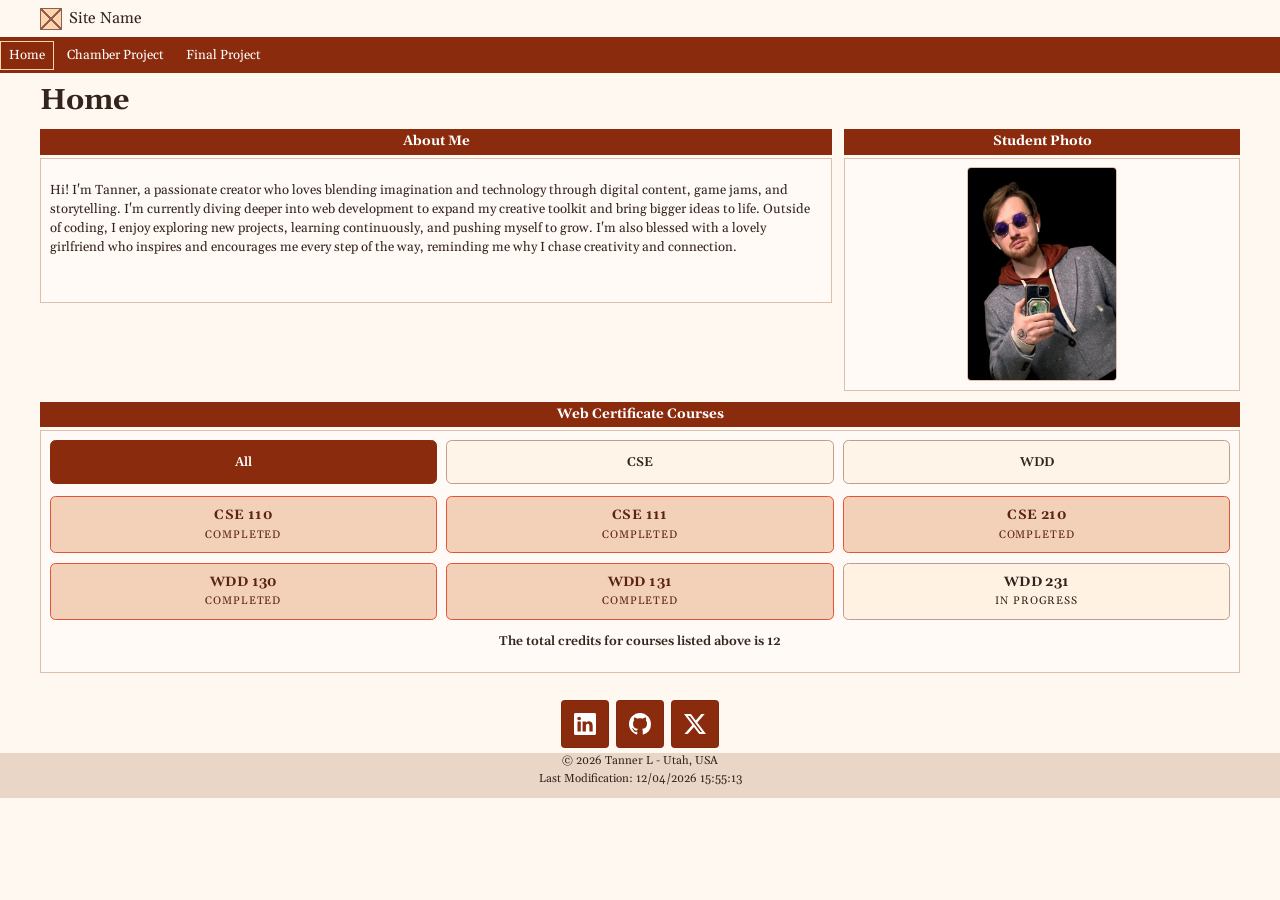
<file: index.html>
<!doctype html>
<html lang="en">
<head>
	<meta charset="utf-8">
	<meta name="viewport" content="width=device-width, initial-scale=1">
	<title>WDD 231 | Tanner L Home Page</title>
	<meta name="description" content="Tanner L WDD 231 course home page featuring student information, course work, project links, and certificate courses.">
	<meta name="author" content="Tanner L">
	<meta property="og:title" content="WDD 231 | Tanner L Home Page">
	<meta property="og:description" content="Tanner L WDD 231 course home page featuring student information, course work, project links, and certificate courses.">
	<meta property="og:image" content="https://jinzurei.github.io/wdd231/images/tanner.webp">
	<meta property="og:url" content="https://jinzurei.github.io/wdd231/index.html">
	<meta property="og:type" content="website">
	<link rel="preconnect" href="https://fonts.googleapis.com">
	<link rel="preconnect" href="https://fonts.gstatic.com" crossorigin>
	<link href="https://fonts.googleapis.com/css2?family=Gelasio:wght@400;500;600;700&display=swap" rel="stylesheet">
	<link rel="icon" href="images/favicon.svg" type="image/svg+xml">
	<link rel="stylesheet" href="styles/small.css">
	<link rel="stylesheet" href="styles/larger.css">
	<script src="scripts/navigation.js" defer></script>
	<script src="scripts/date.js" defer></script>
	<script src="scripts/course.js" defer></script>
</head>
<body>
	<header class="site-header">
		<div class="container site-brand">
			<div class="logo-mark" aria-hidden="true"></div>
			<p>Site Name</p>
			<button id="menuButton" class="menu-button" type="button" aria-controls="primaryNav" aria-expanded="false" aria-label="Open navigation menu">☰</button>
		</div>
	</header>

	<nav class="site-nav" aria-label="Primary navigation">
		<ul id="primaryNav" class="container nav-list">
			<li><a class="is-active" href="https://jinzurei.github.io/wdd231/" aria-current="page">Home</a></li>
			<li><a href="chamber/index.html">Chamber Project</a></li>
			<li><a href="https://jinzurei.github.io/wdd231/project/index.html">Final Project</a></li>
		</ul>
	</nav>

	<main class="container main-content">
		<h1>Home</h1>

		<div class="intro-grid">
			<section class="panel">
				<h2>About Me</h2>
				<div class="panel-body">
					<p>
						Hi! I'm Tanner, a passionate creator who loves blending imagination and technology through digital content, game jams, and storytelling. I'm currently diving deeper into web development to expand my creative toolkit and bring bigger ideas to life. Outside of coding, I enjoy exploring new projects, learning continuously, and pushing myself to grow. I'm also blessed with a lovely girlfriend who inspires and encourages me every step of the way, reminding me why I chase creativity and connection.
					</p>
				</div>
			</section>

			<section class="panel">
				<h2>Student Photo</h2>
				<div class="panel-body">
					<img class="student-photo" src="images/tanner.webp" alt="Tanner L, WDD 231 student">
				</div>
			</section>
		</div>

		<section class="panel">
			<h2>Web Certificate Courses</h2>
			<div class="panel-body">
				<div class="filter-row" role="group" aria-label="Course filters">
					<button class="filter-button is-active" data-filter="all" type="button" aria-pressed="true">All</button>
					<button class="filter-button" data-filter="cse" type="button" aria-pressed="false">CSE</button>
					<button class="filter-button" data-filter="wdd" type="button" aria-pressed="false">WDD</button>
				</div>
				<div id="courseRow" class="course-row"></div>
				<p id="creditLine" class="credit-line"></p>
			</div>
		</section>
	</main>

	<section class="social-band" aria-label="Social media links">
		<div class="container social-links">
			<a href="#" aria-label="LinkedIn">
				<svg xmlns="http://www.w3.org/2000/svg" viewBox="0 0 16 16" aria-hidden="true" focusable="false">
					<path d="M0 1.146C0 .513.526 0 1.175 0h13.65C15.474 0 16 .513 16 1.146v13.708c0 .633-.526 1.146-1.175 1.146H1.175C.526 16 0 15.487 0 14.854zm4.943 12.248V6.169H2.542v7.225zm-1.2-8.212c.837 0 1.358-.554 1.358-1.248-.015-.709-.52-1.248-1.342-1.248S2.4 3.226 2.4 3.934c0 .694.521 1.248 1.327 1.248zm4.908 8.212V9.359c0-.216.016-.432.08-.586.173-.431.568-.878 1.232-.878.869 0 1.216.662 1.216 1.634v3.865h2.401V9.25c0-2.22-1.184-3.252-2.764-3.252-1.274 0-1.845.7-2.165 1.193v.025h-.016l.016-.025V6.169h-2.4c.03.678 0 7.225 0 7.225z"/>
				</svg>
			</a>
			<a href="#" aria-label="GitHub">
				<svg xmlns="http://www.w3.org/2000/svg" viewBox="0 0 16 16" aria-hidden="true" focusable="false">
					<path d="M8 0C3.58 0 0 3.58 0 8c0 3.54 2.29 6.53 5.47 7.59.4.07.55-.17.55-.38 0-.19-.01-.82-.01-1.49-2.01.37-2.53-.49-2.69-.94-.09-.23-.48-.94-.82-1.13-.28-.15-.68-.52-.01-.53.63-.01 1.08.58 1.23.82.72 1.21 1.87.87 2.33.66.07-.52.28-.87.51-1.07-1.78-.2-3.64-.89-3.64-3.95 0-.87.31-1.59.82-2.15-.08-.2-.36-1.02.08-2.12 0 0 .67-.21 2.2.82.64-.18 1.32-.27 2-.27s1.36.09 2 .27c1.53-1.04 2.2-.82 2.2-.82.44 1.1.16 1.92.08 2.12.51.56.82 1.27.82 2.15 0 3.07-1.87 3.75-3.65 3.95.29.25.54.73.54 1.48 0 1.07-.01 1.93-.01 2.2 0 .21.15.46.55.38A8.01 8.01 0 0 0 16 8c0-4.42-3.58-8-8-8"/>
				</svg>
			</a>
			<a href="#" aria-label="X">
				<svg xmlns="http://www.w3.org/2000/svg" viewBox="0 0 16 16" aria-hidden="true" focusable="false">
					<path d="M12.6.75h2.454l-5.36 6.142L16 15.25h-4.937l-3.867-5.07-4.425 5.07H.316l5.733-6.57L0 .75h5.063l3.495 4.633L12.601.75Zm-.86 13.028h1.36L4.323 2.145H2.865z"/>
				</svg>
			</a>
		</div>
	</section>

	<footer class="site-footer">
		<div class="container footer-content">
			<p>&copy; <span id="currentYear"></span> Tanner L - Utah, USA</p>
			<p id="lastModified"></p>
		</div>
	</footer>
</body>
</html>
</file>
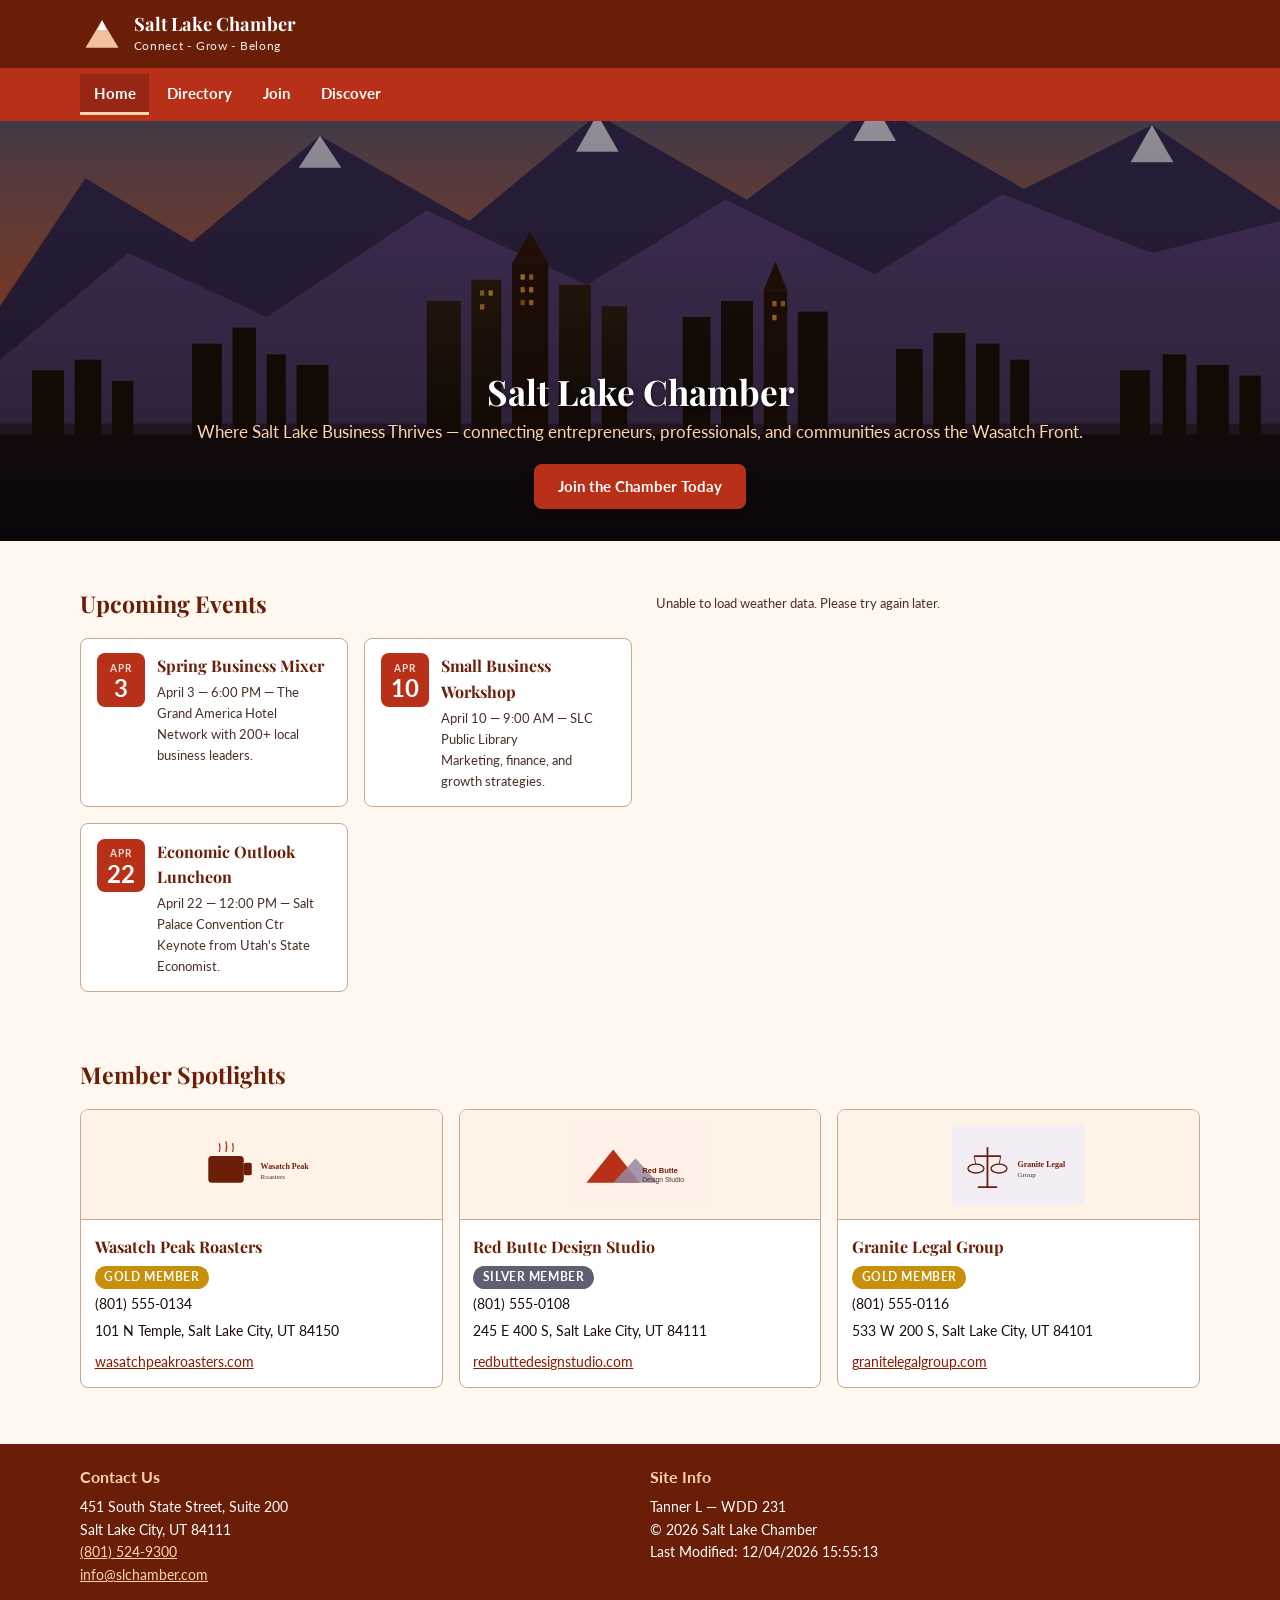
<file: chamber/index.html>
<!doctype html>
<html lang="en-US">
<head>
  <meta charset="utf-8">
  <meta name="viewport" content="width=device-width, initial-scale=1">
  <title>Salt Lake Chamber | Home</title>
  <meta name="description" content="The Salt Lake Chamber connects local businesses, fosters growth, and strengthens the Salt Lake City community.">
  <meta name="author" content="Tanner L">

  <meta property="og:title" content="Salt Lake Chamber | Home">
  <meta property="og:description" content="The Salt Lake Chamber connects local businesses, fosters growth, and strengthens the Salt Lake City community.">
  <meta property="og:image" content="https://jinzurei.github.io/wdd231/chamber/images/chamber-og.svg">
  <meta property="og:url" content="https://jinzurei.github.io/wdd231/chamber/index.html">
  <meta property="og:type" content="website">

  <link rel="preconnect" href="https://fonts.googleapis.com">
  <link rel="preconnect" href="https://fonts.gstatic.com" crossorigin>
  <link href="https://fonts.googleapis.com/css2?family=Lato:wght@400;700&family=Playfair+Display:wght@700&display=swap" rel="stylesheet">

  <link rel="icon" href="images/favicon.svg" type="image/svg+xml">

  <link rel="stylesheet" href="styles/normalize.css">
  <link rel="stylesheet" href="styles/small.css">
  <link rel="stylesheet" href="styles/larger.css">

  <script src="scripts/navigation.js" defer></script>
  <script src="scripts/date.js" defer></script>
  <script src="scripts/home.js" defer></script>
</head>
<body>

  <header class="site-header">
    <div class="container header-inner">
      <a class="brand" href="index.html" aria-label="Salt Lake Chamber home">
        <img src="images/favicon.svg" alt="" width="44" height="44" aria-hidden="true">
        <div class="brand-text">
          <span class="brand-name">Salt Lake Chamber</span>
          <span class="brand-tagline">Connect - Grow - Belong</span>
        </div>
      </a>
      <button
        id="menuButton"
        class="menu-btn"
        type="button"
        aria-controls="primaryNav"
        aria-expanded="false"
        aria-label="Toggle navigation menu"
      >&#9776;</button>
    </div>
  </header>

  <nav class="site-nav" aria-label="Primary navigation">
    <ul id="primaryNav" class="container nav-list">
      <li><a href="index.html" class="active" aria-current="page">Home</a></li>
      <li><a href="directory.html">Directory</a></li>
      <li><a href="join.html">Join</a></li>
      <li><a href="discover.html">Discover</a></li>
    </ul>
  </nav>

  <!-- ── Hero ────────────────────────────────────────────── -->
  <section class="hero" aria-label="Welcome banner">
    <img
      class="hero-img"
      src="images/hero.svg"
      alt="Salt Lake City skyline at sunset with the Wasatch Mountains"
      width="1200"
      height="420"
    >
    <div class="hero-overlay">
      <h1 class="hero-title">Salt Lake Chamber</h1>
      <p class="hero-sub">Where Salt Lake Business Thrives &mdash; connecting entrepreneurs, professionals, and communities across the Wasatch Front.</p>
      <a class="cta-btn" href="join.html">Join the Chamber Today</a>
    </div>
  </section>

  <!-- ── Main content ────────────────────────────────────── -->
  <main class="container main-content">

    <div class="home-main-grid">

      <!-- Events -->
      <section class="home-section home-section-events" aria-labelledby="eventsHeading">
        <h2 class="section-heading" id="eventsHeading">Upcoming Events</h2>

        <div class="events-grid">

          <article class="event-card">
            <div class="event-date-box" aria-hidden="true">
              <p class="event-month">Apr</p>
              <p class="event-day">3</p>
            </div>
            <div class="event-info">
              <h3 class="event-title">Spring Business Mixer</h3>
              <p class="event-meta"><time datetime="2026-04-03">April 3</time> &mdash; 6:00 PM &mdash; The Grand America Hotel<br>Network with 200+ local business leaders.</p>
            </div>
          </article>

          <article class="event-card">
            <div class="event-date-box" aria-hidden="true">
              <p class="event-month">Apr</p>
              <p class="event-day">10</p>
            </div>
            <div class="event-info">
              <h3 class="event-title">Small Business Workshop</h3>
              <p class="event-meta"><time datetime="2026-04-10">April 10</time> &mdash; 9:00 AM &mdash; SLC Public Library<br>Marketing, finance, and growth strategies.</p>
            </div>
          </article>

          <article class="event-card">
            <div class="event-date-box" aria-hidden="true">
              <p class="event-month">Apr</p>
              <p class="event-day">22</p>
            </div>
            <div class="event-info">
              <h3 class="event-title">Economic Outlook Luncheon</h3>
              <p class="event-meta"><time datetime="2026-04-22">April 22</time> &mdash; 12:00 PM &mdash; Salt Palace Convention Ctr<br>Keynote from Utah's State Economist.</p>
            </div>
          </article>

        </div>
      </section>

      <!-- Weather -->
      <section class="home-section home-section-weather" aria-labelledby="weatherHeading" id="weatherSection">
        <h2 class="section-heading" id="weatherHeading">Salt Lake City Weather</h2>

        <div class="weather-widget">
          <p class="weather-location">Salt Lake City, Utah</p>

          <div class="weather-current-wrap" id="weatherCurrent">
            <p class="weather-meta">Loading current conditions&hellip;</p>
          </div>

          <div class="weather-forecast-wrap">
            <p class="forecast-title">3-Day Forecast</p>
            <div class="forecast-grid" id="weatherForecast">
              <!-- Populated by home.js -->
            </div>
          </div>
        </div>
      </section>

      <!-- Spotlights -->
      <section class="home-section home-section-spotlights" aria-labelledby="spotlightsHeading">
        <h2 class="section-heading" id="spotlightsHeading">Member Spotlights</h2>

        <div class="spotlights-grid" id="spotlightsContainer">
          <!-- Populated by home.js -->
        </div>
      </section>

    </div>
  </main>

  <footer class="site-footer">
    <div class="container footer-inner">
      <section class="footer-contact">
        <h2>Contact Us</h2>
        <address>
          451 South State Street, Suite 200<br>
          Salt Lake City, UT 84111<br>
          <a href="tel:+18015249300">(801) 524-9300</a><br>
          <a href="mailto:info@slchamber.com">info@slchamber.com</a>
        </address>
      </section>

      <section class="footer-dev">
        <h2>Site Info</h2>
        <p>Tanner L &mdash; WDD 231</p>
        <p>&copy; <span id="currentYear"></span> Salt Lake Chamber</p>
        <p id="lastModified"></p>
      </section>
    </div>
  </footer>

</body>
</html>
</file>
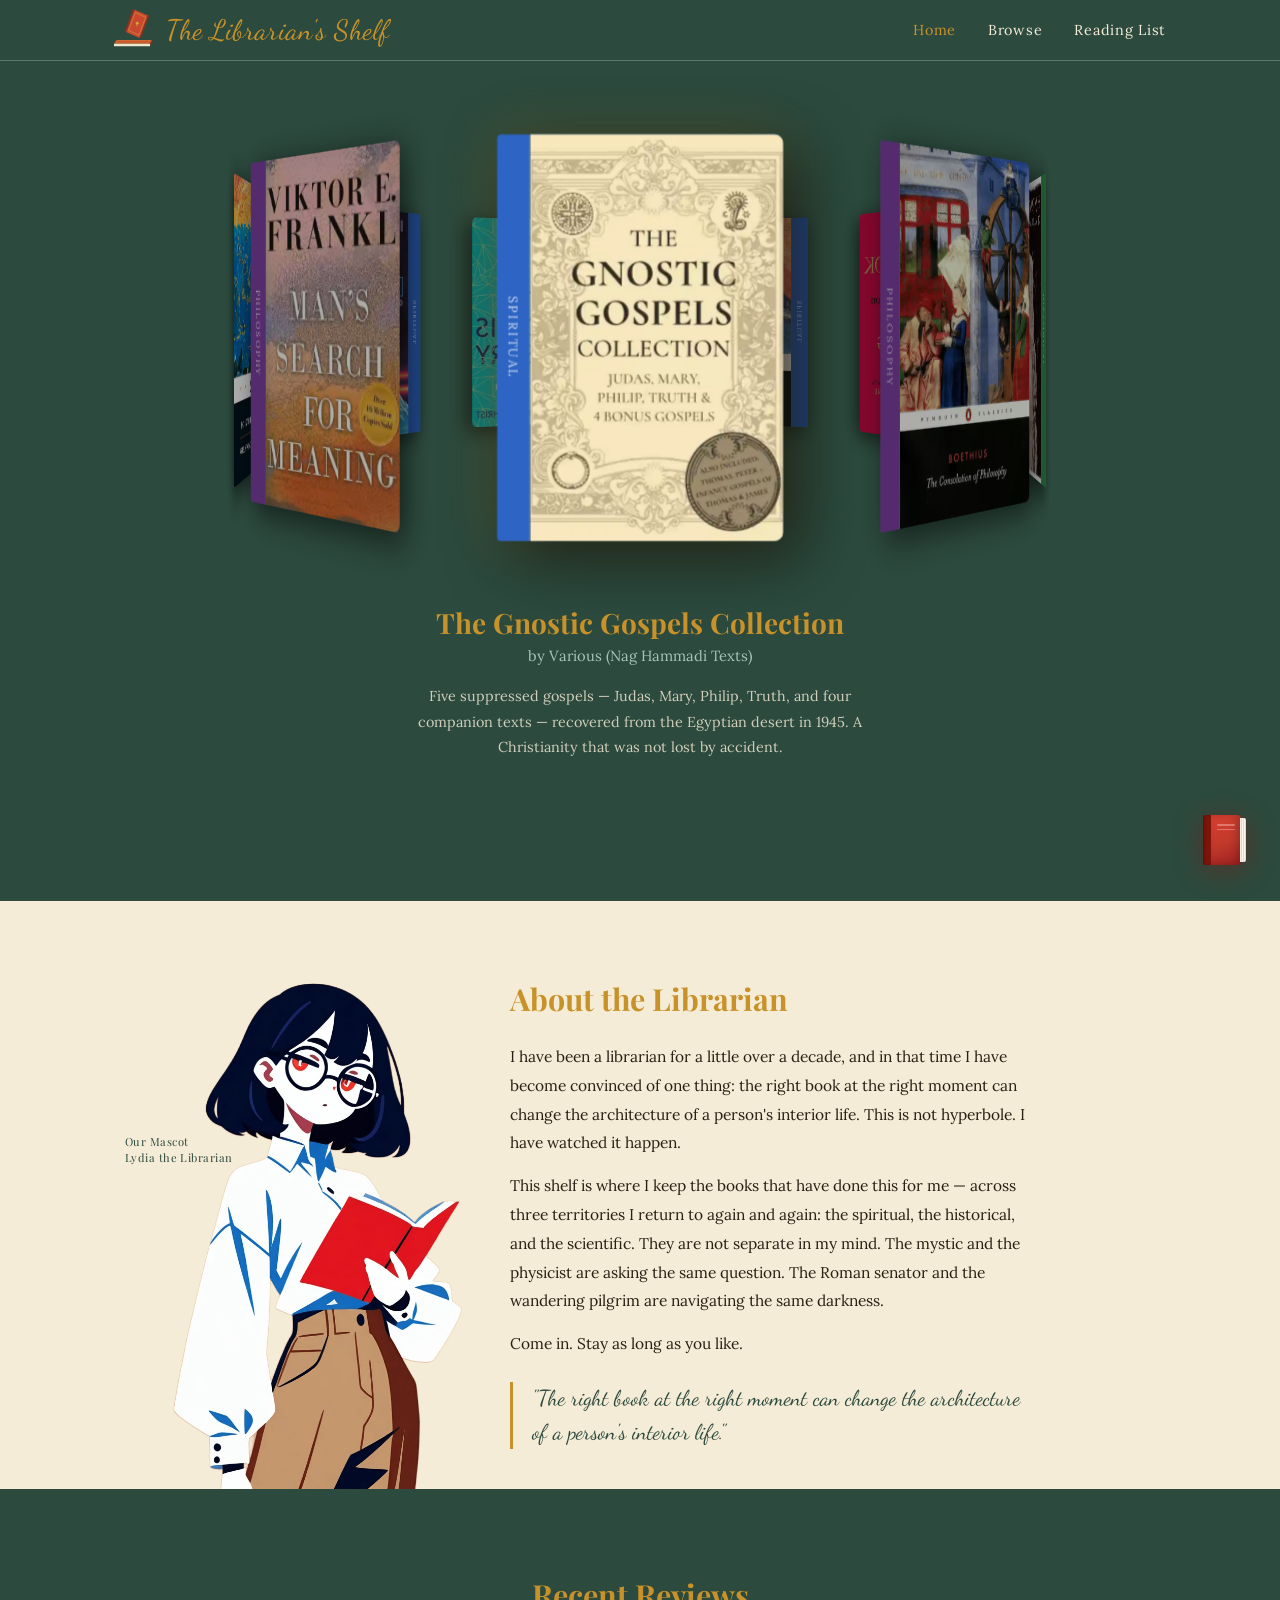
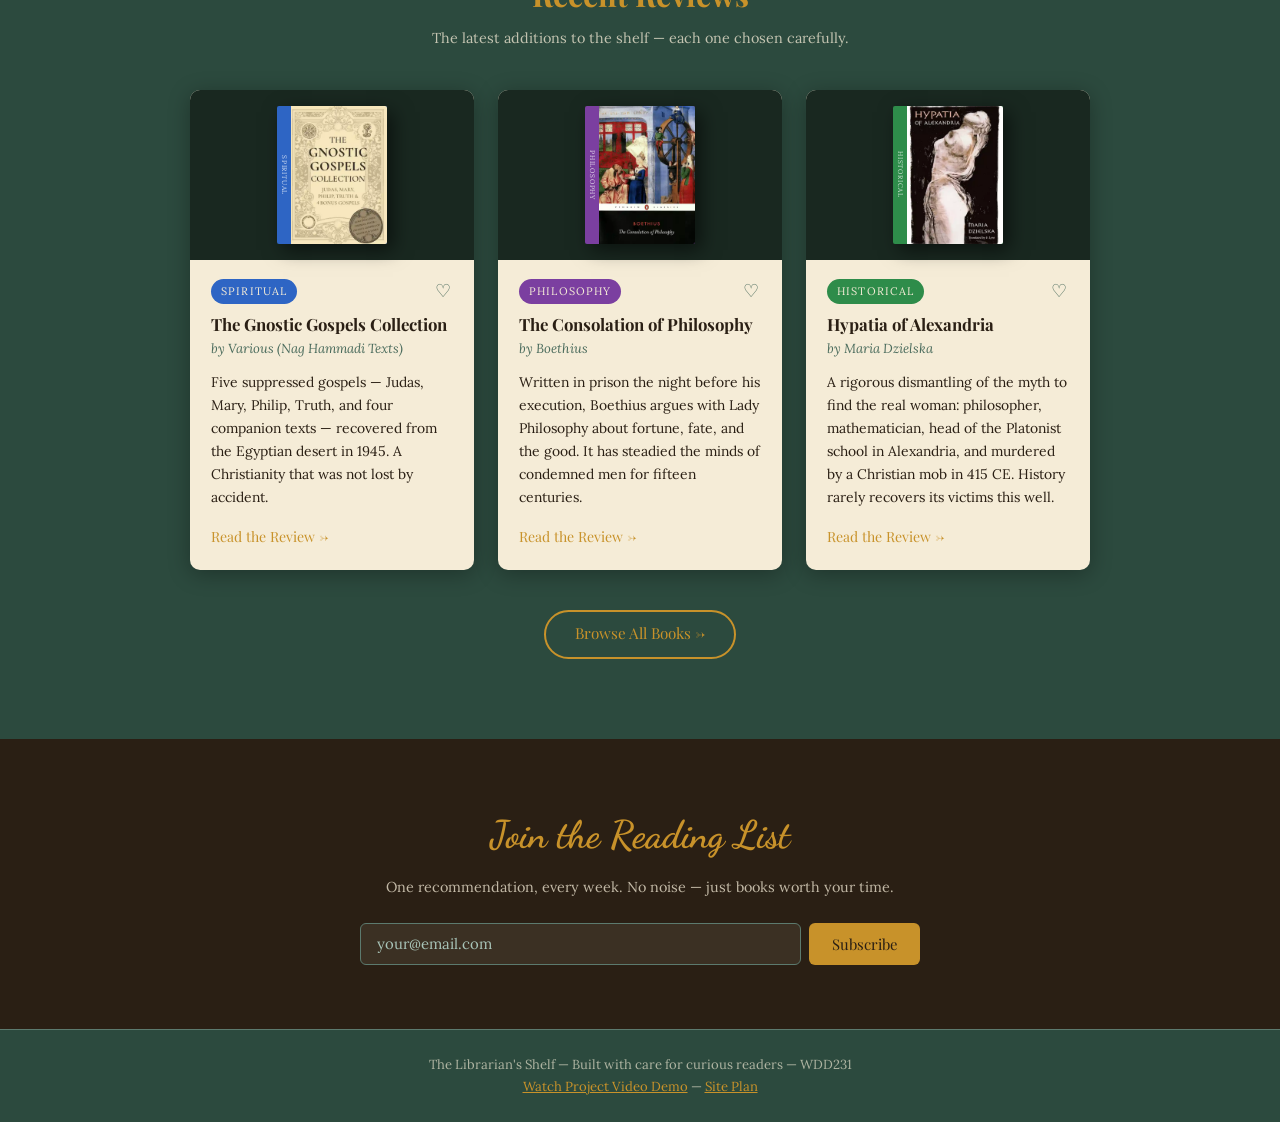
<file: project/index.html>
<!DOCTYPE html>
<html lang="en">
<head>
  <meta charset="UTF-8">
  <meta name="viewport" content="width=device-width, initial-scale=1.0">
  <title>The Librarian's Shelf</title>
  <meta name="description" content="A personal book recommendation blog spanning spiritual wisdom, historical non-fiction, and science — curated by a librarian.">
  <meta name="author" content="Tanner L">
  <meta name="theme-color" content="#1b3a2d">
  <meta property="og:site_name" content="The Librarian's Shelf">
  <meta property="og:title" content="The Librarian's Shelf">
  <meta property="og:description" content="A personal book recommendation blog spanning spiritual wisdom, historical non-fiction, and science — curated by a librarian.">
  <meta property="og:image" content="https://jinzurei.github.io/wdd231/project/images/covers/librarianimage02.webp">
  <meta property="og:url" content="https://jinzurei.github.io/wdd231/project/index.html">
  <meta property="og:type" content="website">
  <meta name="twitter:card" content="summary_large_image">
  <meta name="twitter:title" content="The Librarian's Shelf">
  <meta name="twitter:description" content="A personal book recommendation blog spanning spiritual wisdom, historical non-fiction, and science — curated by a librarian.">
  <meta name="twitter:image" content="https://jinzurei.github.io/wdd231/project/images/covers/librarianimage02.webp">
  <link rel="icon" href="images/logo.svg" type="image/svg+xml">
  <link rel="preconnect" href="https://fonts.googleapis.com">
  <link rel="preconnect" href="https://fonts.gstatic.com" crossorigin>
  <link href="https://fonts.googleapis.com/css2?family=Dancing+Script:wght@600;700&family=Playfair+Display:ital,wght@0,400;0,700;1,400&family=Lora:ital,wght@0,400;0,500;1,400&display=swap" rel="stylesheet">
  <link rel="stylesheet" href="styles/base.css">
  <link rel="stylesheet" href="styles/home.css">
  <script type="module" src="scripts/carousel.js"></script>
  <script defer src="scripts/book-widget.js"></script>
</head>
<body>

  <!-- ── NAV ──────────────────────────────────────────────── -->
  <header class="site-header">
    <nav class="nav">
      <a href="index.html" class="nav-brand">
        <img src="images/logo.svg" class="nav-logo-img" alt="The Librarian's Shelf logo" width="44" height="44">
        The Librarian's Shelf
      </a>

      <button class="nav-toggle" id="navToggle"
              aria-label="Toggle navigation" aria-expanded="false">
        <span></span><span></span><span></span>
      </button>

      <ul class="nav-links" id="navLinks">
        <li><a href="index.html" class="active">Home</a></li>
        <li><a href="browse.html">Browse</a></li>
        <li><a href="reading-list.html">Reading List</a></li>
      </ul>
    </nav>
  </header>

  <main>

    <!-- ── HERO: 3D Book Carousel ────────────────────────── -->
    <section class="hero" aria-labelledby="hero-heading">
      <h1 id="hero-heading" class="sr-only">The Librarian's Shelf</h1>

      <div class="carousel-wrapper">
        <button class="carousel-btn" id="prevBtn" aria-label="Previous book">&#x2039;</button>

        <div class="carousel-scene">
          <div class="carousel-ring" id="carouselRing"
               role="region" aria-label="Rotating featured books"></div>
        </div>

        <button class="carousel-btn" id="nextBtn" aria-label="Next book">&#x203A;</button>
      </div>

<div class="carousel-info" id="carouselInfo" aria-live="polite"></div>

    </section>

    <!-- ── ABOUT ─────────────────────────────────────────── -->
    <section class="about" aria-labelledby="about-heading">
      <div class="about-inner">

        <div class="about-portrait">
          <p class="portrait-name">Our Mascot<br>Lydia the Librarian</p>
          <img class="portrait-img" src="images/covers/librarianimage02.webp" alt="Artistic portrait of The Librarian" loading="lazy">
        </div>

        <div class="about-text">
          <h2 id="about-heading">About the Librarian</h2>
          <p>
            I have been a librarian for a little over a decade, and in that time I have become
            convinced of one thing: the right book at the right moment can change the
            architecture of a person's interior life. This is not hyperbole. I have
            watched it happen.
          </p>
          <p>
            This shelf is where I keep the books that have done this for me — across
            three territories I return to again and again: the spiritual, the historical,
            and the scientific. They are not separate in my mind. The mystic and the
            physicist are asking the same question. The Roman senator and the wandering
            pilgrim are navigating the same darkness.
          </p>
          <p>Come in. Stay as long as you like.</p>
          <blockquote>
            "The right book at the right moment can change the architecture of
            a person's interior life."
          </blockquote>
        </div>

      </div>
    </section>

    <!-- ── RECENT REVIEWS ────────────────────────────────── -->
    <section class="recent-reviews" aria-labelledby="reviews-heading">

      <div class="reviews-header">
        <h2 id="reviews-heading">Recent Reviews</h2>
        <p>The latest additions to the shelf — each one chosen carefully.</p>
      </div>

      <div class="reviews-grid" id="reviewsGrid"></div>

      <div class="browse-center">
        <a href="browse.html" class="btn-browse">Browse All Books &#x2192;</a>
      </div>

    </section>

    <!-- ── NEWSLETTER ─────────────────────────────────────── -->
    <section class="newsletter" aria-labelledby="newsletter-heading">
      <div class="newsletter-inner">
        <h2 id="newsletter-heading">Join the Reading List</h2>
        <p>One recommendation, every week. No noise &mdash; just books worth your time.</p>
        <form class="newsletter-form" novalidate>
          <label for="email-input" class="sr-only">Email address</label>
          <input type="email" id="email-input"
                 placeholder="your@email.com"
                 required autocomplete="email">
          <button type="submit">Subscribe</button>
        </form>
      </div>
    </section>

  </main>

  <!-- ── FOOTER ─────────────────────────────────────────── -->
  <footer class="site-footer">
    <p>The Librarian's Shelf &mdash; Built with care for curious readers &mdash; WDD231</p>
    <p><a href="https://drive.google.com/file/d/1-vcFCSPWxxQDvTGVUtKUWM4RSNQQwb3Y/view?usp=sharing">Watch Project Video Demo</a> &mdash; <a href="siteplan.html">Site Plan</a></p>
  </footer>


</body>
</html>
</file>
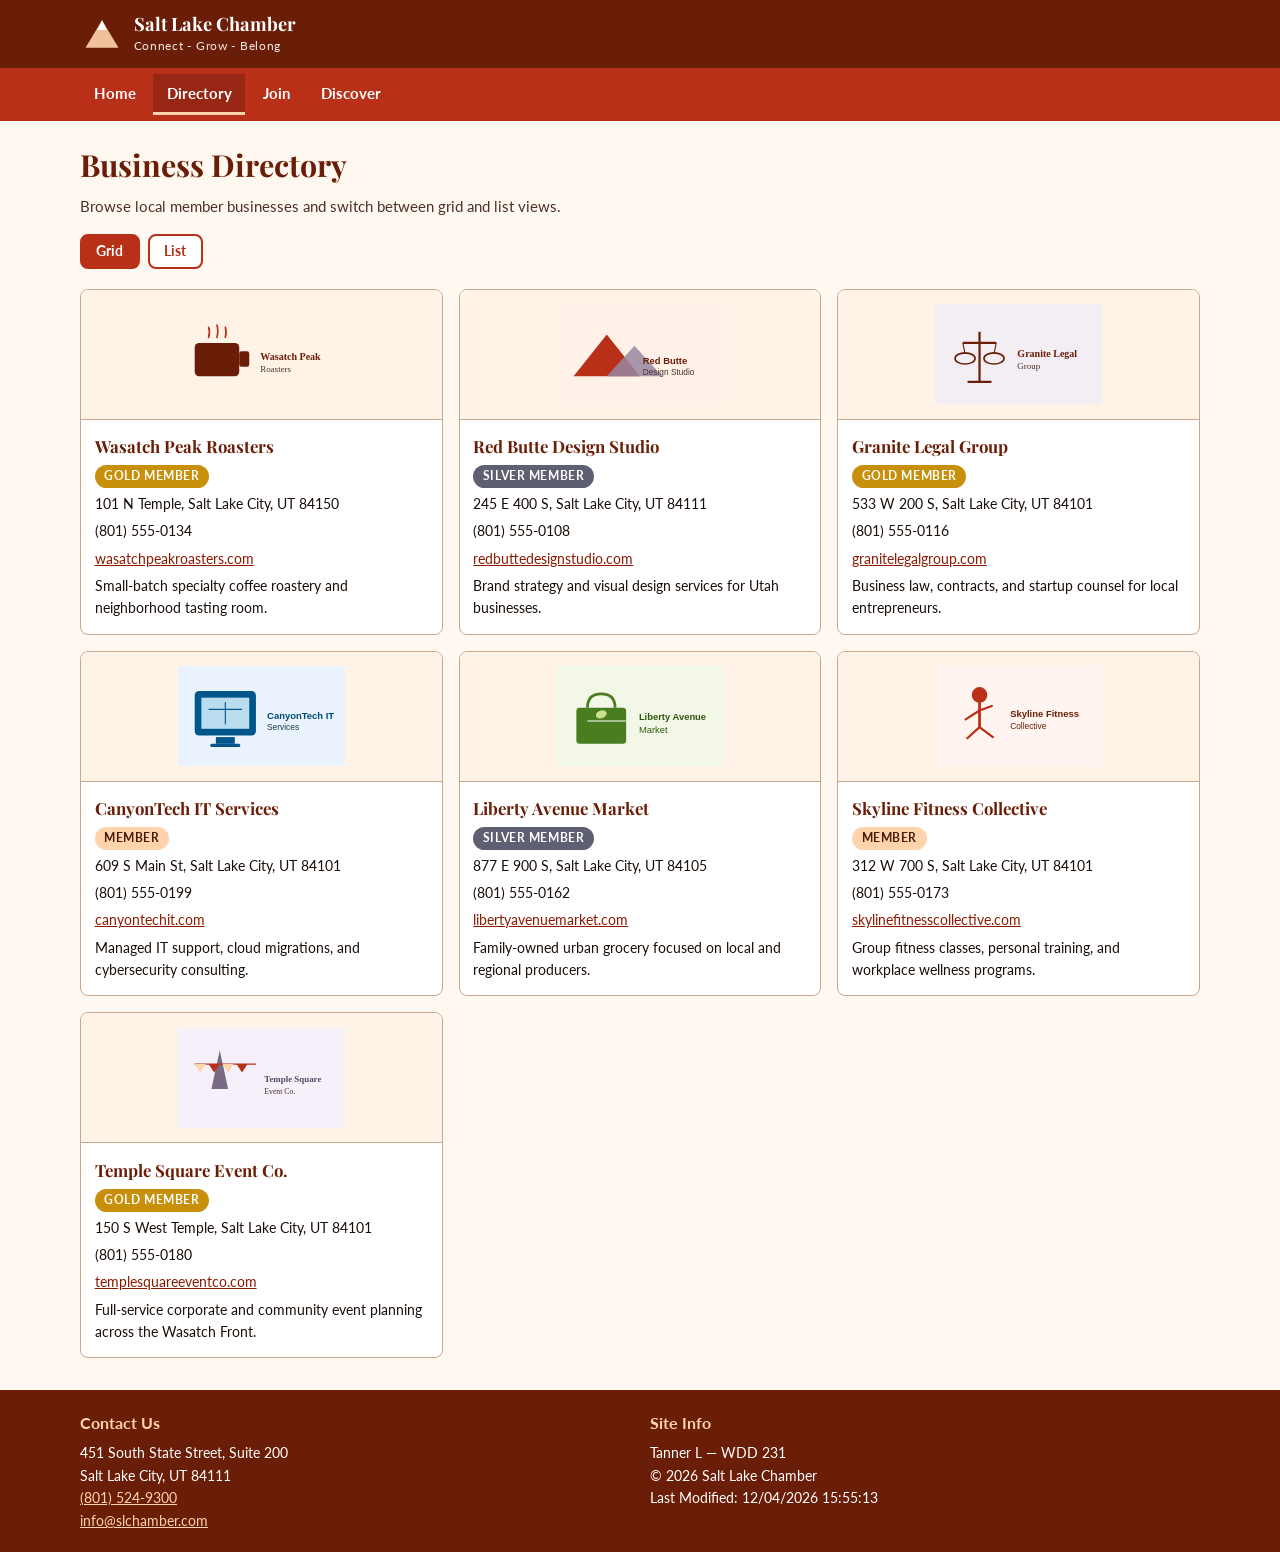
<file: chamber/directory.html>
<!doctype html>
<html lang="en-US">
<head>
  <meta charset="utf-8">
  <meta name="viewport" content="width=device-width, initial-scale=1">
  <title>Salt Lake Chamber | Business Directory</title>
  <meta name="description" content="Browse Salt Lake Chamber member businesses. Find contact details, websites, and membership levels for local SLC companies.">
  <meta name="author" content="Tanner L">

  <meta property="og:title" content="Salt Lake Chamber | Business Directory">
  <meta property="og:description" content="Browse Salt Lake Chamber member businesses. Find contact details, websites, and membership levels for local SLC companies.">
  <meta property="og:image" content="https://jinzurei.github.io/wdd231/chamber/images/chamber-og.svg">
  <meta property="og:url" content="https://jinzurei.github.io/wdd231/chamber/directory.html">
  <meta property="og:type" content="website">

  <link rel="preconnect" href="https://fonts.googleapis.com">
  <link rel="preconnect" href="https://fonts.gstatic.com" crossorigin>
  <link href="https://fonts.googleapis.com/css2?family=Lato:wght@400;700&family=Playfair+Display:wght@700&display=swap" rel="stylesheet">

  <link rel="icon" href="images/favicon.svg" type="image/svg+xml">

  <link rel="stylesheet" href="styles/normalize.css">
  <link rel="stylesheet" href="styles/small.css">
  <link rel="stylesheet" href="styles/larger.css">

  <script src="scripts/navigation.js" defer></script>
  <script src="scripts/date.js" defer></script>
  <script src="scripts/directory.js" defer></script>
</head>
<body>
  <header class="site-header">
    <div class="container header-inner">
      <a class="brand" href="index.html" aria-label="Salt Lake Chamber home">
        <img src="images/favicon.svg" alt="" width="44" height="44" aria-hidden="true">
        <div class="brand-text">
          <span class="brand-name">Salt Lake Chamber</span>
          <span class="brand-tagline">Connect - Grow - Belong</span>
        </div>
      </a>
      <button
        id="menuButton"
        class="menu-btn"
        type="button"
        aria-controls="primaryNav"
        aria-expanded="false"
        aria-label="Toggle navigation menu"
      >&#9776;</button>
    </div>
  </header>

  <nav class="site-nav" aria-label="Primary navigation">
    <ul id="primaryNav" class="container nav-list">
      <li><a href="index.html">Home</a></li>
      <li><a href="directory.html" class="active" aria-current="page">Directory</a></li>
      <li><a href="join.html">Join</a></li>
      <li><a href="discover.html">Discover</a></li>
    </ul>
  </nav>

  <main class="container main-content">
    <h1>Business Directory</h1>
    <p class="intro">Browse local member businesses and switch between grid and list views.</p>

    <div class="view-controls" role="group" aria-label="Directory view">
      <button id="btnGrid" class="view-btn active" type="button" aria-pressed="true">Grid</button>
      <button id="btnList" class="view-btn" type="button" aria-pressed="false">List</button>
    </div>

    <section id="memberContainer" class="member-grid" aria-label="Chamber members" aria-live="polite">
    </section>
  </main>

  <footer class="site-footer">
    <div class="container footer-inner">
      <section class="footer-contact">
        <h2>Contact Us</h2>
        <address>
          451 South State Street, Suite 200<br>
          Salt Lake City, UT 84111<br>
          <a href="tel:+18015249300">(801) 524-9300</a><br>
          <a href="mailto:info@slchamber.com">info@slchamber.com</a>
        </address>
      </section>

      <section class="footer-dev">
        <h2>Site Info</h2>
        <p>Tanner L &mdash; WDD 231</p>
        <p>&copy; <span id="currentYear"></span> Salt Lake Chamber</p>
        <p id="lastModified"></p>
      </section>
    </div>
  </footer>

</body>
</html>
</file>
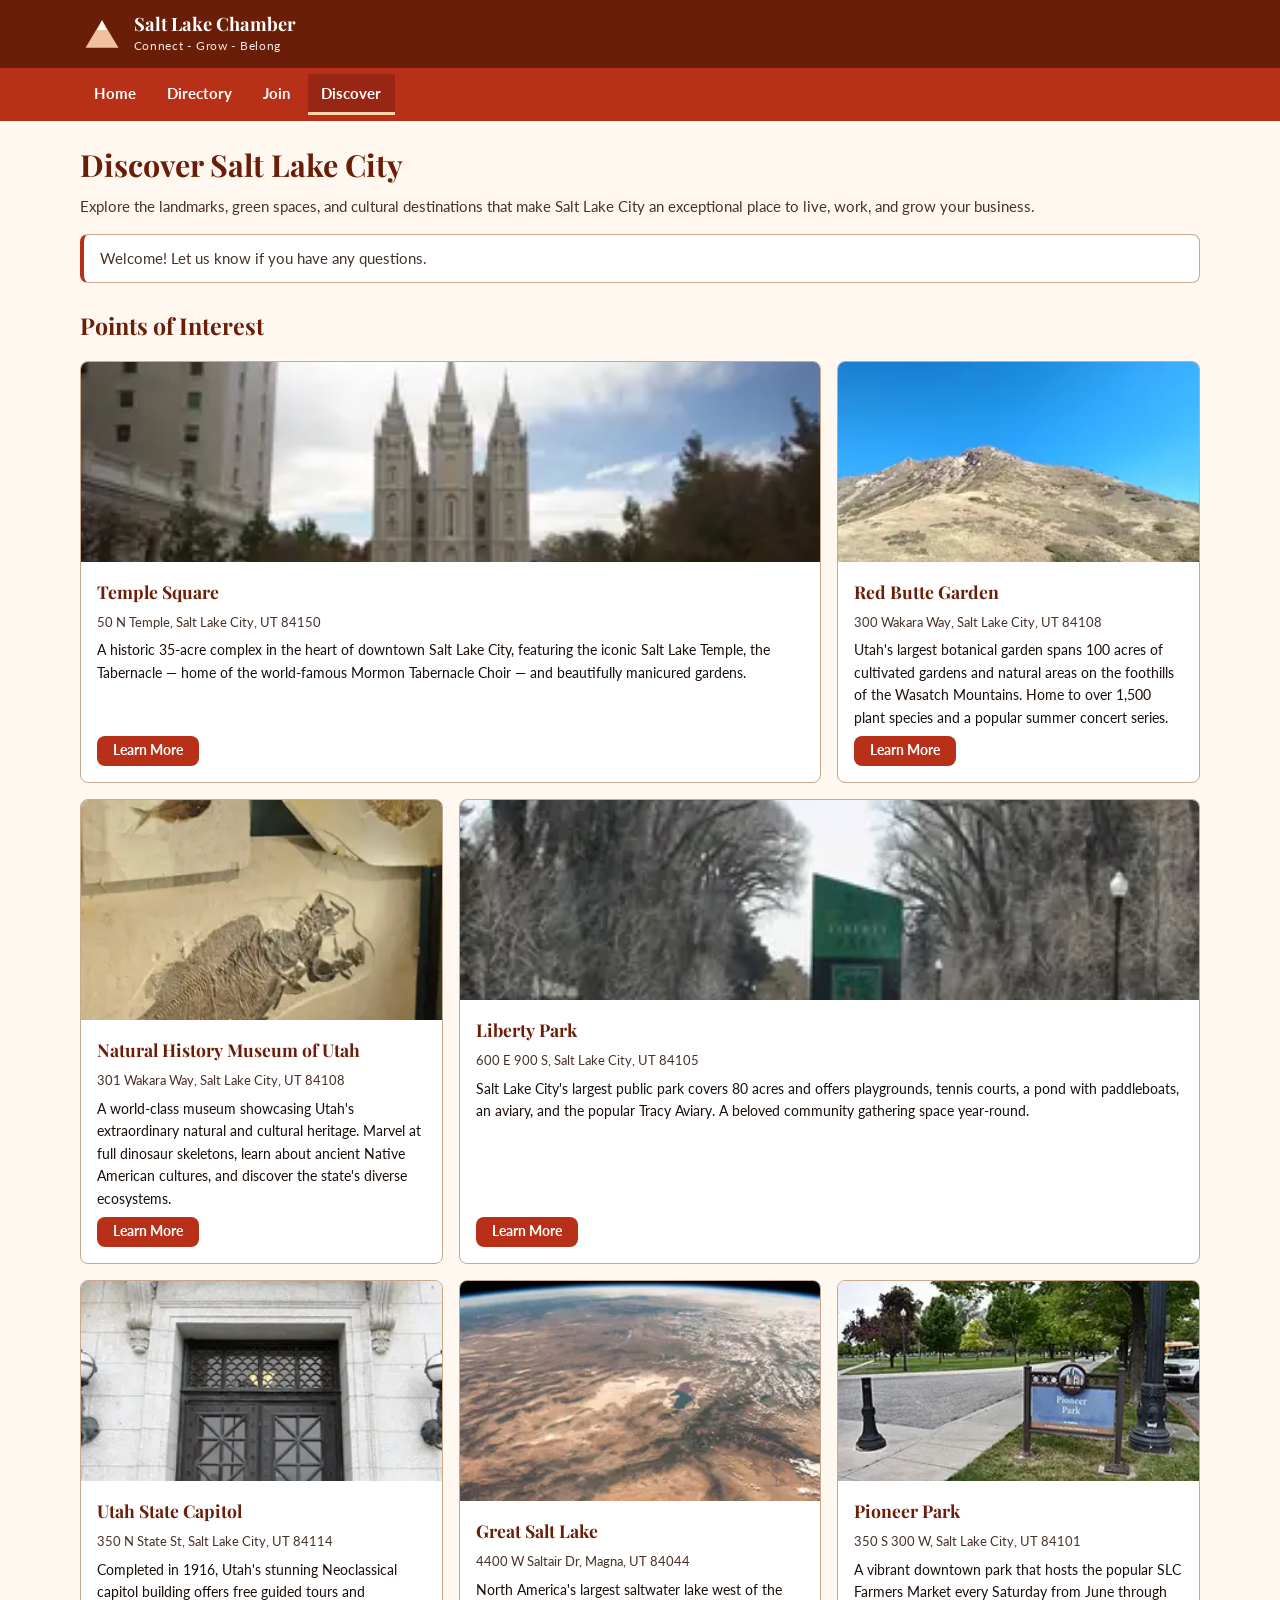
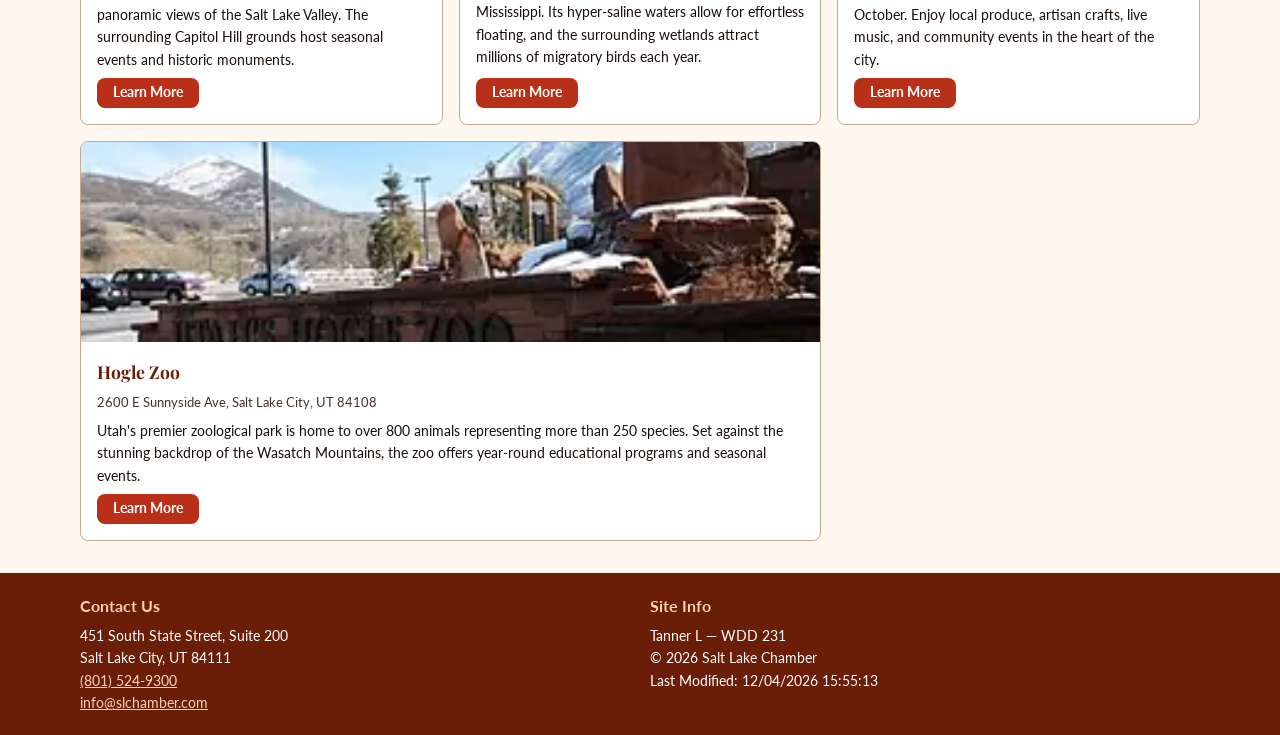
<file: chamber/discover.html>
<!doctype html>
<html lang="en-US">
<head>
  <meta charset="utf-8">
  <meta name="viewport" content="width=device-width, initial-scale=1">
  <title>Salt Lake Chamber | Discover Salt Lake City</title>
  <meta name="description" content="Explore Salt Lake City's iconic landmarks, natural wonders, and cultural destinations — a great place to live, work, and grow your business.">
  <meta name="author" content="Tanner L">

  <meta property="og:title" content="Salt Lake Chamber | Discover Salt Lake City">
  <meta property="og:description" content="Explore Salt Lake City's top attractions and discover why businesses thrive in Utah's capital.">
  <meta property="og:image" content="https://jinzurei.github.io/wdd231/chamber/images/chamber-og.svg">
  <meta property="og:url" content="https://jinzurei.github.io/wdd231/chamber/discover.html">
  <meta property="og:type" content="website">

  <link rel="preconnect" href="https://fonts.googleapis.com">
  <link rel="preconnect" href="https://fonts.gstatic.com" crossorigin>
  <link href="https://fonts.googleapis.com/css2?family=Lato:wght@400;700&family=Playfair+Display:wght@700&display=swap" rel="stylesheet">

  <link rel="icon" href="images/favicon.svg" type="image/svg+xml">

  <link rel="stylesheet" href="styles/normalize.css">
  <link rel="stylesheet" href="styles/small.css">
  <link rel="stylesheet" href="styles/larger.css">

  <script src="scripts/navigation.js" defer></script>
  <script src="scripts/date.js" defer></script>
  <script type="module" src="scripts/discover.js"></script>
</head>
<body>

  <header class="site-header">
    <div class="container header-inner">
      <a class="brand" href="index.html" aria-label="Salt Lake Chamber home">
        <img src="images/favicon.svg" alt="" width="44" height="44" aria-hidden="true">
        <div class="brand-text">
          <span class="brand-name">Salt Lake Chamber</span>
          <span class="brand-tagline">Connect - Grow - Belong</span>
        </div>
      </a>
      <button
        id="menuButton"
        class="menu-btn"
        type="button"
        aria-controls="primaryNav"
        aria-expanded="false"
        aria-label="Toggle navigation menu"
      >&#9776;</button>
    </div>
  </header>

  <nav class="site-nav" aria-label="Primary navigation">
    <ul id="primaryNav" class="container nav-list">
      <li><a href="index.html">Home</a></li>
      <li><a href="directory.html">Directory</a></li>
      <li><a href="join.html">Join</a></li>
      <li><a href="discover.html" class="active" aria-current="page">Discover</a></li>
    </ul>
  </nav>

  <main class="container main-content">

    <h1 class="discover-page-heading">Discover Salt Lake City</h1>
    <p class="intro">Explore the landmarks, green spaces, and cultural destinations that make Salt Lake City an exceptional place to live, work, and grow your business.</p>

    <p class="visit-banner" id="visitBanner" aria-live="polite"></p>

    <section aria-labelledby="attractionsHeading">
      <h2 class="section-heading" id="attractionsHeading">Points of Interest</h2>
      <div class="discover-grid" id="discoverGrid">
        <!-- Cards injected by discover.js -->
      </div>
    </section>

  </main>

  <footer class="site-footer">
    <div class="container footer-inner">
      <section class="footer-contact">
        <h2>Contact Us</h2>
        <address>
          451 South State Street, Suite 200<br>
          Salt Lake City, UT 84111<br>
          <a href="tel:+18015249300">(801) 524-9300</a><br>
          <a href="mailto:info@slchamber.com">info@slchamber.com</a>
        </address>
      </section>

      <section class="footer-dev">
        <h2>Site Info</h2>
        <p>Tanner L &mdash; WDD 231</p>
        <p>&copy; <span id="currentYear"></span> Salt Lake Chamber</p>
        <p id="lastModified"></p>
      </section>
    </div>
  </footer>

</body>
</html>
</file>
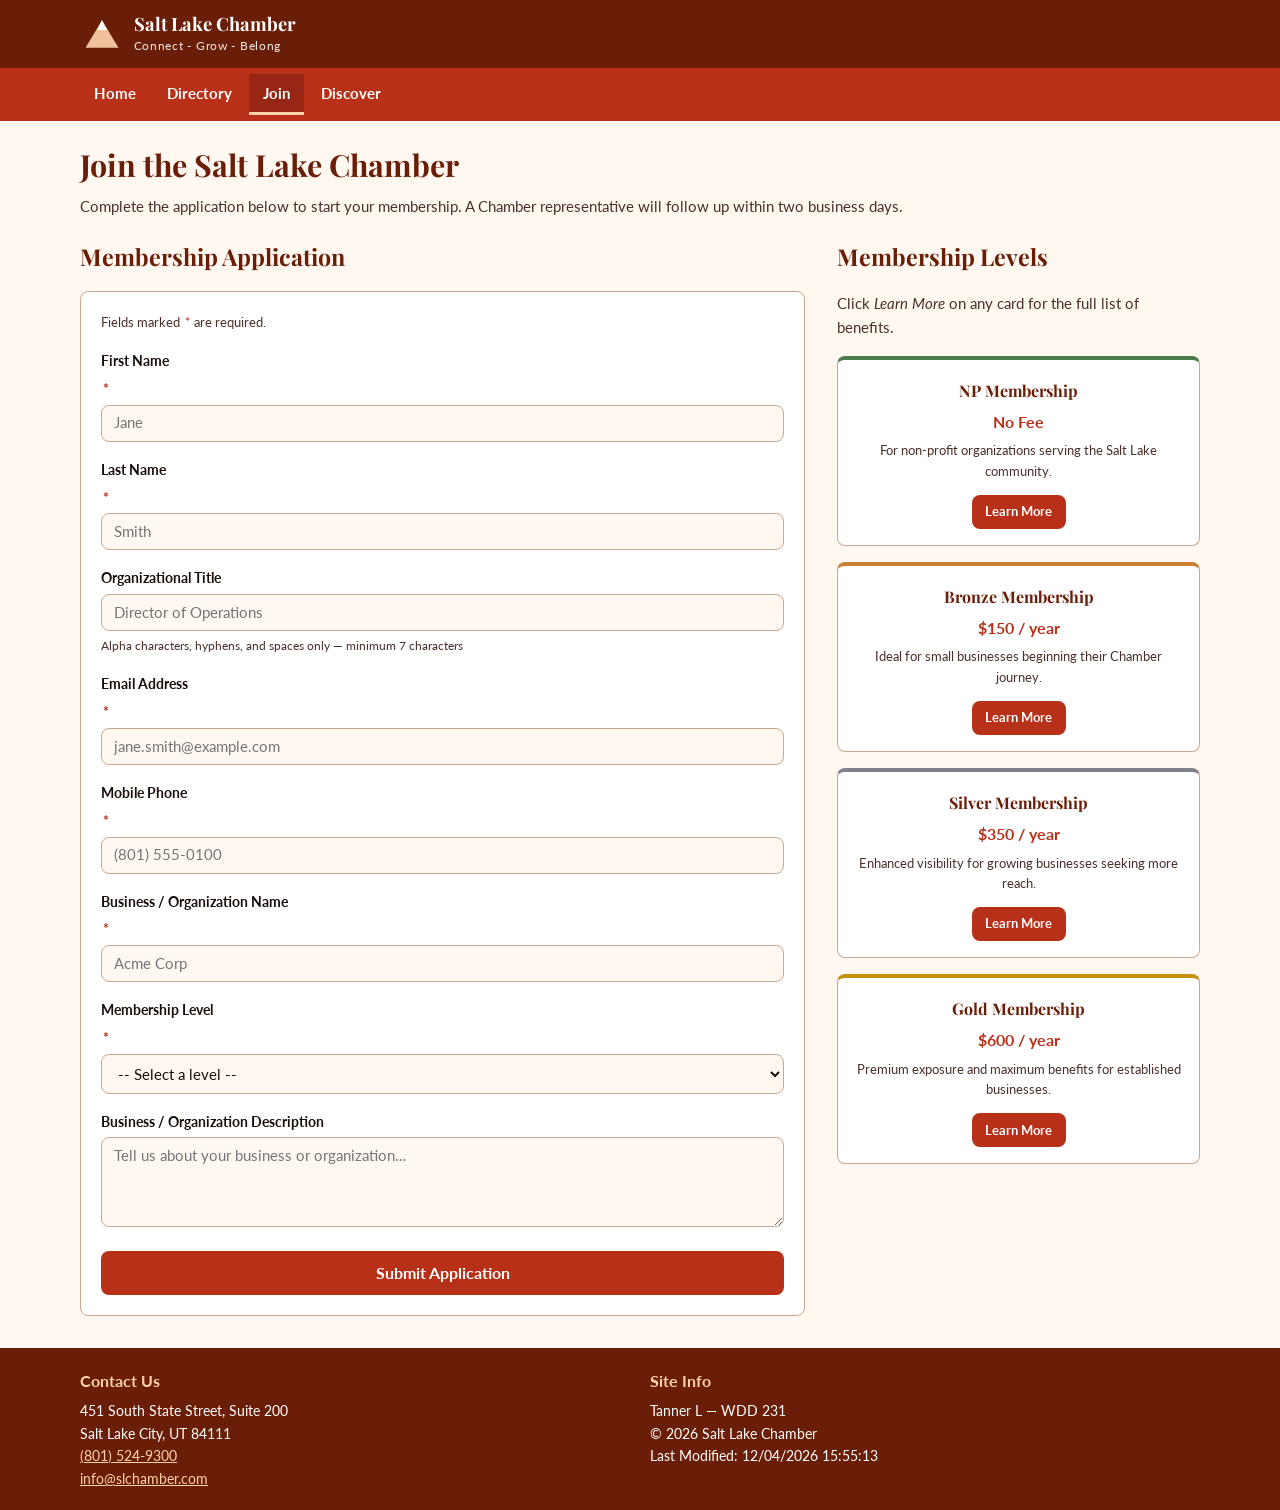
<file: chamber/join.html>
<!doctype html>
<html lang="en-US">
<head>
  <meta charset="utf-8">
  <meta name="viewport" content="width=device-width, initial-scale=1">
  <title>Salt Lake Chamber | Join</title>
  <meta name="description" content="Join the Salt Lake Chamber of Commerce and connect your business with hundreds of local organizations across the Wasatch Front.">
  <meta name="author" content="Tanner L">

  <meta property="og:title" content="Join the Salt Lake Chamber | Membership Application">
  <meta property="og:description" content="Apply for membership and grow your business with the Salt Lake Chamber.">
  <meta property="og:image" content="https://jinzurei.github.io/wdd231/chamber/images/chamber-og.svg">
  <meta property="og:url" content="https://jinzurei.github.io/wdd231/chamber/join.html">
  <meta property="og:type" content="website">

  <link rel="preconnect" href="https://fonts.googleapis.com">
  <link rel="preconnect" href="https://fonts.gstatic.com" crossorigin>
  <link href="https://fonts.googleapis.com/css2?family=Lato:wght@400;700&family=Playfair+Display:wght@700&display=swap" rel="stylesheet">

  <link rel="icon" href="images/favicon.svg" type="image/svg+xml">

  <link rel="stylesheet" href="styles/normalize.css">
  <link rel="stylesheet" href="styles/small.css">
  <link rel="stylesheet" href="styles/larger.css">

  <script src="scripts/navigation.js" defer></script>
  <script src="scripts/date.js" defer></script>
  <script src="scripts/join.js" defer></script>
</head>
<body>

  <header class="site-header">
    <div class="container header-inner">
      <a class="brand" href="index.html" aria-label="Salt Lake Chamber home">
        <img src="images/favicon.svg" alt="" width="44" height="44" aria-hidden="true">
        <div class="brand-text">
          <span class="brand-name">Salt Lake Chamber</span>
          <span class="brand-tagline">Connect - Grow - Belong</span>
        </div>
      </a>
      <button
        id="menuButton"
        class="menu-btn"
        type="button"
        aria-controls="primaryNav"
        aria-expanded="false"
        aria-label="Toggle navigation menu"
      >&#9776;</button>
    </div>
  </header>

  <nav class="site-nav" aria-label="Primary navigation">
    <ul id="primaryNav" class="container nav-list">
      <li><a href="index.html">Home</a></li>
      <li><a href="directory.html">Directory</a></li>
      <li><a href="join.html" class="active" aria-current="page">Join</a></li>
      <li><a href="discover.html">Discover</a></li>
    </ul>
  </nav>

  <main class="container main-content">

    <h1 class="join-page-heading">Join the Salt Lake Chamber</h1>
    <p class="intro">Complete the application below to start your membership. A Chamber representative will follow up within two business days.</p>

    <div class="join-layout">

      <!-- ── Application Form ──────────────────────────── -->
      <section class="join-form-section" aria-labelledby="formHeading">
        <h2 class="section-heading" id="formHeading">Membership Application</h2>

        <form class="join-form" method="get" action="thankyou.html">

          <p class="form-required-note">Fields marked <span class="required-star" aria-hidden="true">*</span> are required.</p>

          <label>
            First Name <span class="required-star" aria-hidden="true">*</span>
            <input
              type="text"
              name="firstName"
              title="Applicant's first name"
              required
              autocomplete="given-name"
              placeholder="Jane"
            >
          </label>

          <label>
            Last Name <span class="required-star" aria-hidden="true">*</span>
            <input
              type="text"
              name="lastName"
              title="Applicant's last name"
              required
              autocomplete="family-name"
              placeholder="Smith"
            >
          </label>

          <label>
            Organizational Title
            <input
              type="text"
              name="orgTitle"
              title="Applicant's title within their organization"
              autocomplete="organization-title"
              pattern="[A-Za-z \-]{7,}"
              placeholder="Director of Operations"
            >
            <span class="field-hint">Alpha characters, hyphens, and spaces only &mdash; minimum 7 characters</span>
          </label>

          <label>
            Email Address <span class="required-star" aria-hidden="true">*</span>
            <input
              type="email"
              name="email"
              title="Applicant's email address"
              required
              autocomplete="email"
              placeholder="jane.smith@example.com"
            >
          </label>

          <label>
            Mobile Phone <span class="required-star" aria-hidden="true">*</span>
            <input
              type="tel"
              name="mobilePhone"
              title="Applicant's mobile phone number"
              required
              autocomplete="tel"
              placeholder="(801) 555-0100"
            >
          </label>

          <label>
            Business / Organization Name <span class="required-star" aria-hidden="true">*</span>
            <input
              type="text"
              name="businessName"
              title="Name of the applicant's business or organization"
              required
              autocomplete="organization"
              placeholder="Acme Corp"
            >
          </label>

          <label>
            Membership Level <span class="required-star" aria-hidden="true">*</span>
            <select
              name="membershipLevel"
              title="Select a membership level for your organization"
              required
            >
              <option value="">-- Select a level --</option>
              <option value="np">NP Membership (Non-Profit) &mdash; No Fee</option>
              <option value="bronze">Bronze Membership</option>
              <option value="silver">Silver Membership</option>
              <option value="gold">Gold Membership</option>
            </select>
          </label>

          <label>
            Business / Organization Description
            <textarea
              name="businessDescription"
              title="Brief description of the applicant's business or organization"
              rows="4"
              placeholder="Tell us about your business or organization&hellip;"
            ></textarea>
          </label>

          <input type="hidden" name="timestamp" id="timestamp">

          <button type="submit" class="join-submit">Submit Application</button>

        </form>
      </section>

      <!-- ── Membership Level Cards ────────────────────── -->
      <aside class="membership-cards-section" aria-labelledby="levelsHeading">
        <h2 class="section-heading" id="levelsHeading">Membership Levels</h2>
        <p class="intro">Click <em>Learn More</em> on any card for the full list of benefits.</p>

        <div class="membership-cards">

          <div class="membership-card card-np">
            <h3 class="membership-card-title">NP Membership</h3>
            <p class="membership-card-fee">No Fee</p>
            <p class="membership-card-desc">For non-profit organizations serving the Salt Lake community.</p>
            <a
              href="#modal-np"
              class="membership-card-link"
              data-modal="modal-np"
              aria-haspopup="dialog"
            >Learn More</a>
          </div>

          <div class="membership-card card-bronze">
            <h3 class="membership-card-title">Bronze Membership</h3>
            <p class="membership-card-fee">$150 / year</p>
            <p class="membership-card-desc">Ideal for small businesses beginning their Chamber journey.</p>
            <a
              href="#modal-bronze"
              class="membership-card-link"
              data-modal="modal-bronze"
              aria-haspopup="dialog"
            >Learn More</a>
          </div>

          <div class="membership-card card-silver">
            <h3 class="membership-card-title">Silver Membership</h3>
            <p class="membership-card-fee">$350 / year</p>
            <p class="membership-card-desc">Enhanced visibility for growing businesses seeking more reach.</p>
            <a
              href="#modal-silver"
              class="membership-card-link"
              data-modal="modal-silver"
              aria-haspopup="dialog"
            >Learn More</a>
          </div>

          <div class="membership-card card-gold">
            <h3 class="membership-card-title">Gold Membership</h3>
            <p class="membership-card-fee">$600 / year</p>
            <p class="membership-card-desc">Premium exposure and maximum benefits for established businesses.</p>
            <a
              href="#modal-gold"
              class="membership-card-link"
              data-modal="modal-gold"
              aria-haspopup="dialog"
            >Learn More</a>
          </div>

        </div>
      </aside>

    </div><!-- /.join-layout -->

  </main>

  <!-- ── Membership Modals ─────────────────────────────── -->
  <dialog id="modal-np" aria-labelledby="modal-np-title">
    <div class="modal-header">
      <h2 class="modal-title" id="modal-np-title">NP Membership</h2>
      <button class="modal-close" aria-label="Close NP Membership details">&#x2715;</button>
    </div>
    <p class="modal-fee">No Fee &mdash; Non-Profit Organizations</p>
    <ul class="modal-benefits">
      <li>Basic listing in the online member directory</li>
      <li>Monthly Chamber newsletter subscription</li>
      <li>Invitations to community networking events</li>
      <li>Access to Chamber resources and business guides</li>
      <li>Voting rights in Chamber elections</li>
    </ul>
  </dialog>

  <dialog id="modal-bronze" aria-labelledby="modal-bronze-title">
    <div class="modal-header">
      <h2 class="modal-title" id="modal-bronze-title">Bronze Membership</h2>
      <button class="modal-close" aria-label="Close Bronze Membership details">&#x2715;</button>
    </div>
    <p class="modal-fee">$150 / year</p>
    <ul class="modal-benefits">
      <li>All NP Membership benefits</li>
      <li>Business listing with logo in the directory</li>
      <li>10% discount on Chamber-hosted events</li>
      <li>Access to members-only training workshops</li>
      <li>Ribbon-cutting ceremony for new businesses</li>
    </ul>
  </dialog>

  <dialog id="modal-silver" aria-labelledby="modal-silver-title">
    <div class="modal-header">
      <h2 class="modal-title" id="modal-silver-title">Silver Membership</h2>
      <button class="modal-close" aria-label="Close Silver Membership details">&#x2715;</button>
    </div>
    <p class="modal-fee">$350 / year</p>
    <ul class="modal-benefits">
      <li>All Bronze Membership benefits</li>
      <li>Annual spotlight feature in Chamber newsletter</li>
      <li>20% discount on all Chamber events</li>
      <li>Four social media mentions per year</li>
      <li>Priority registration for workshops &amp; seminars</li>
      <li>Rotating banner placement on the Chamber homepage</li>
    </ul>
  </dialog>

  <dialog id="modal-gold" aria-labelledby="modal-gold-title">
    <div class="modal-header">
      <h2 class="modal-title" id="modal-gold-title">Gold Membership</h2>
      <button class="modal-close" aria-label="Close Gold Membership details">&#x2715;</button>
    </div>
    <p class="modal-fee">$600 / year</p>
    <ul class="modal-benefits">
      <li>All Silver Membership benefits</li>
      <li>Quarterly spotlight on the Chamber homepage</li>
      <li>30% discount on all Chamber events</li>
      <li>Free full-page ad in the annual Chamber magazine</li>
      <li>Premium &ldquo;Gold Member&rdquo; badge in directory &amp; search results</li>
      <li>Exclusive invitations to Gold Member networking dinners</li>
      <li>Complimentary booth at the annual Chamber Expo</li>
    </ul>
  </dialog>

  <footer class="site-footer">
    <div class="container footer-inner">
      <section class="footer-contact">
        <h2>Contact Us</h2>
        <address>
          451 South State Street, Suite 200<br>
          Salt Lake City, UT 84111<br>
          <a href="tel:+18015249300">(801) 524-9300</a><br>
          <a href="mailto:info@slchamber.com">info@slchamber.com</a>
        </address>
      </section>

      <section class="footer-dev">
        <h2>Site Info</h2>
        <p>Tanner L &mdash; WDD 231</p>
        <p>&copy; <span id="currentYear"></span> Salt Lake Chamber</p>
        <p id="lastModified"></p>
      </section>
    </div>
  </footer>

</body>
</html>
</file>
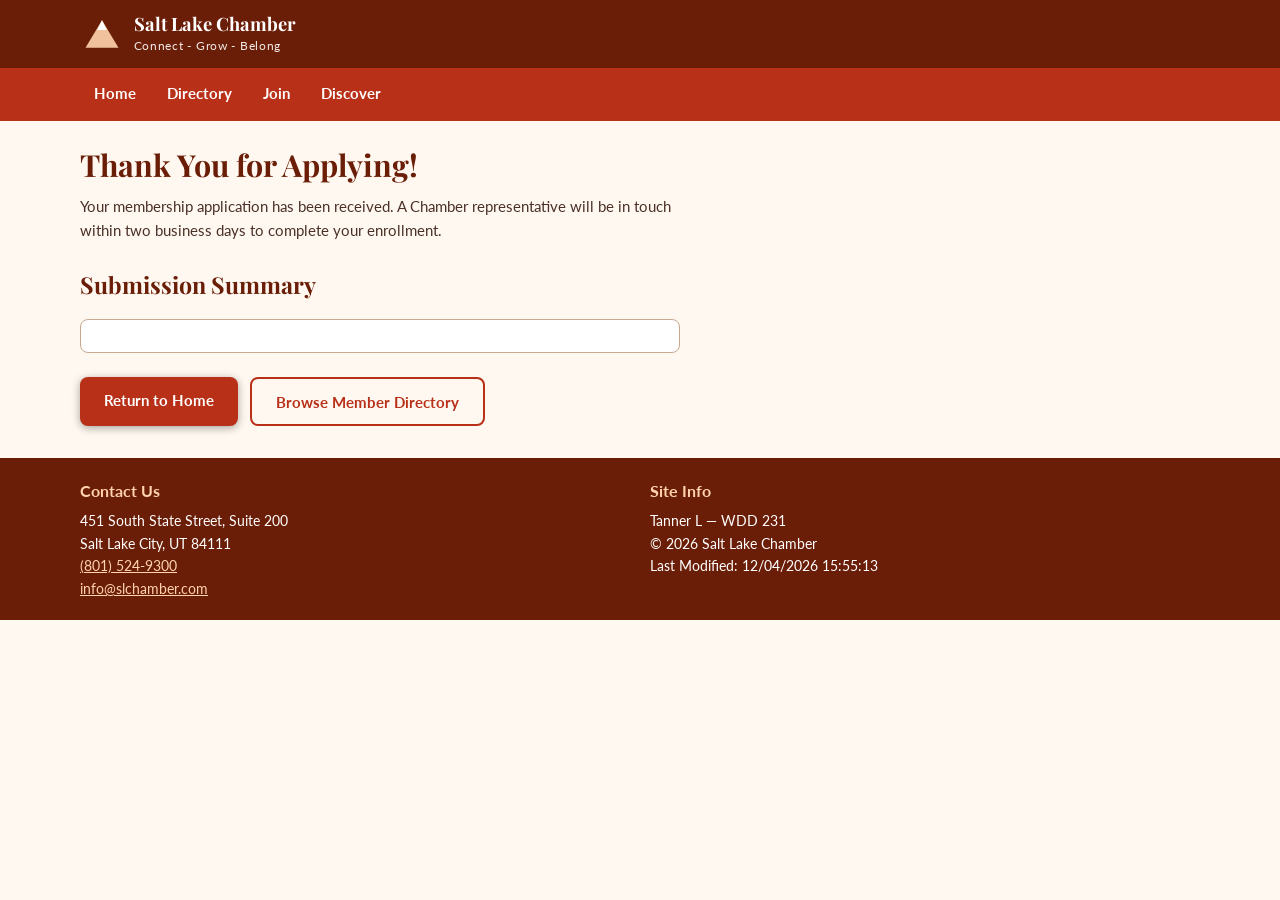
<file: chamber/thankyou.html>
<!doctype html>
<html lang="en-US">
<head>
  <meta charset="utf-8">
  <meta name="viewport" content="width=device-width, initial-scale=1">
  <title>Salt Lake Chamber | Thank You</title>
  <meta name="description" content="Thank you for submitting your membership application to the Salt Lake Chamber of Commerce.">
  <meta name="author" content="Tanner L">
  <meta property="og:title" content="Salt Lake Chamber | Thank You">
  <meta property="og:description" content="Thank you for submitting your membership application to the Salt Lake Chamber of Commerce.">
  <meta property="og:image" content="https://jinzurei.github.io/wdd231/chamber/images/chamber-og.svg">
  <meta property="og:url" content="https://jinzurei.github.io/wdd231/chamber/thankyou.html">
  <meta property="og:type" content="website">

  <link rel="preconnect" href="https://fonts.googleapis.com">
  <link rel="preconnect" href="https://fonts.gstatic.com" crossorigin>
  <link href="https://fonts.googleapis.com/css2?family=Lato:wght@400;700&family=Playfair+Display:wght@700&display=swap" rel="stylesheet">

  <link rel="icon" href="images/favicon.svg" type="image/svg+xml">

  <link rel="stylesheet" href="styles/normalize.css">
  <link rel="stylesheet" href="styles/small.css">
  <link rel="stylesheet" href="styles/larger.css">

  <script src="scripts/navigation.js" defer></script>
  <script src="scripts/date.js" defer></script>
  <script src="scripts/thankyou.js" defer></script>
</head>
<body>

  <header class="site-header">
    <div class="container header-inner">
      <a class="brand" href="index.html" aria-label="Salt Lake Chamber home">
        <img src="images/favicon.svg" alt="" width="44" height="44" aria-hidden="true">
        <div class="brand-text">
          <span class="brand-name">Salt Lake Chamber</span>
          <span class="brand-tagline">Connect - Grow - Belong</span>
        </div>
      </a>
      <button
        id="menuButton"
        class="menu-btn"
        type="button"
        aria-controls="primaryNav"
        aria-expanded="false"
        aria-label="Toggle navigation menu"
      >&#9776;</button>
    </div>
  </header>

  <nav class="site-nav" aria-label="Primary navigation">
    <ul id="primaryNav" class="container nav-list">
      <li><a href="index.html">Home</a></li>
      <li><a href="directory.html">Directory</a></li>
      <li><a href="join.html">Join</a></li>
      <li><a href="discover.html">Discover</a></li>
    </ul>
  </nav>

  <main class="container main-content">

    <div class="thankyou-content">

      <h1 class="join-page-heading">Thank You for Applying!</h1>
      <p class="intro">Your membership application has been received. A Chamber representative will be in touch within two business days to complete your enrollment.</p>

      <section class="submission-summary" aria-labelledby="summaryHeading">
        <h2 class="section-heading" id="summaryHeading">Submission Summary</h2>
        <dl class="submission-list" id="submission-info">
          <!-- Populated by thankyou.js from URL parameters -->
        </dl>
      </section>

      <div class="thankyou-actions">
        <a href="index.html" class="cta-btn">Return to Home</a>
        <a href="directory.html" class="cta-btn cta-btn-outline">Browse Member Directory</a>
      </div>

    </div>

  </main>

  <footer class="site-footer">
    <div class="container footer-inner">
      <section class="footer-contact">
        <h2>Contact Us</h2>
        <address>
          451 South State Street, Suite 200<br>
          Salt Lake City, UT 84111<br>
          <a href="tel:+18015249300">(801) 524-9300</a><br>
          <a href="mailto:info@slchamber.com">info@slchamber.com</a>
        </address>
      </section>

      <section class="footer-dev">
        <h2>Site Info</h2>
        <p>Tanner L &mdash; WDD 231</p>
        <p>&copy; <span id="currentYear"></span> Salt Lake Chamber</p>
        <p id="lastModified"></p>
      </section>
    </div>
  </footer>

</body>
</html>
</file>
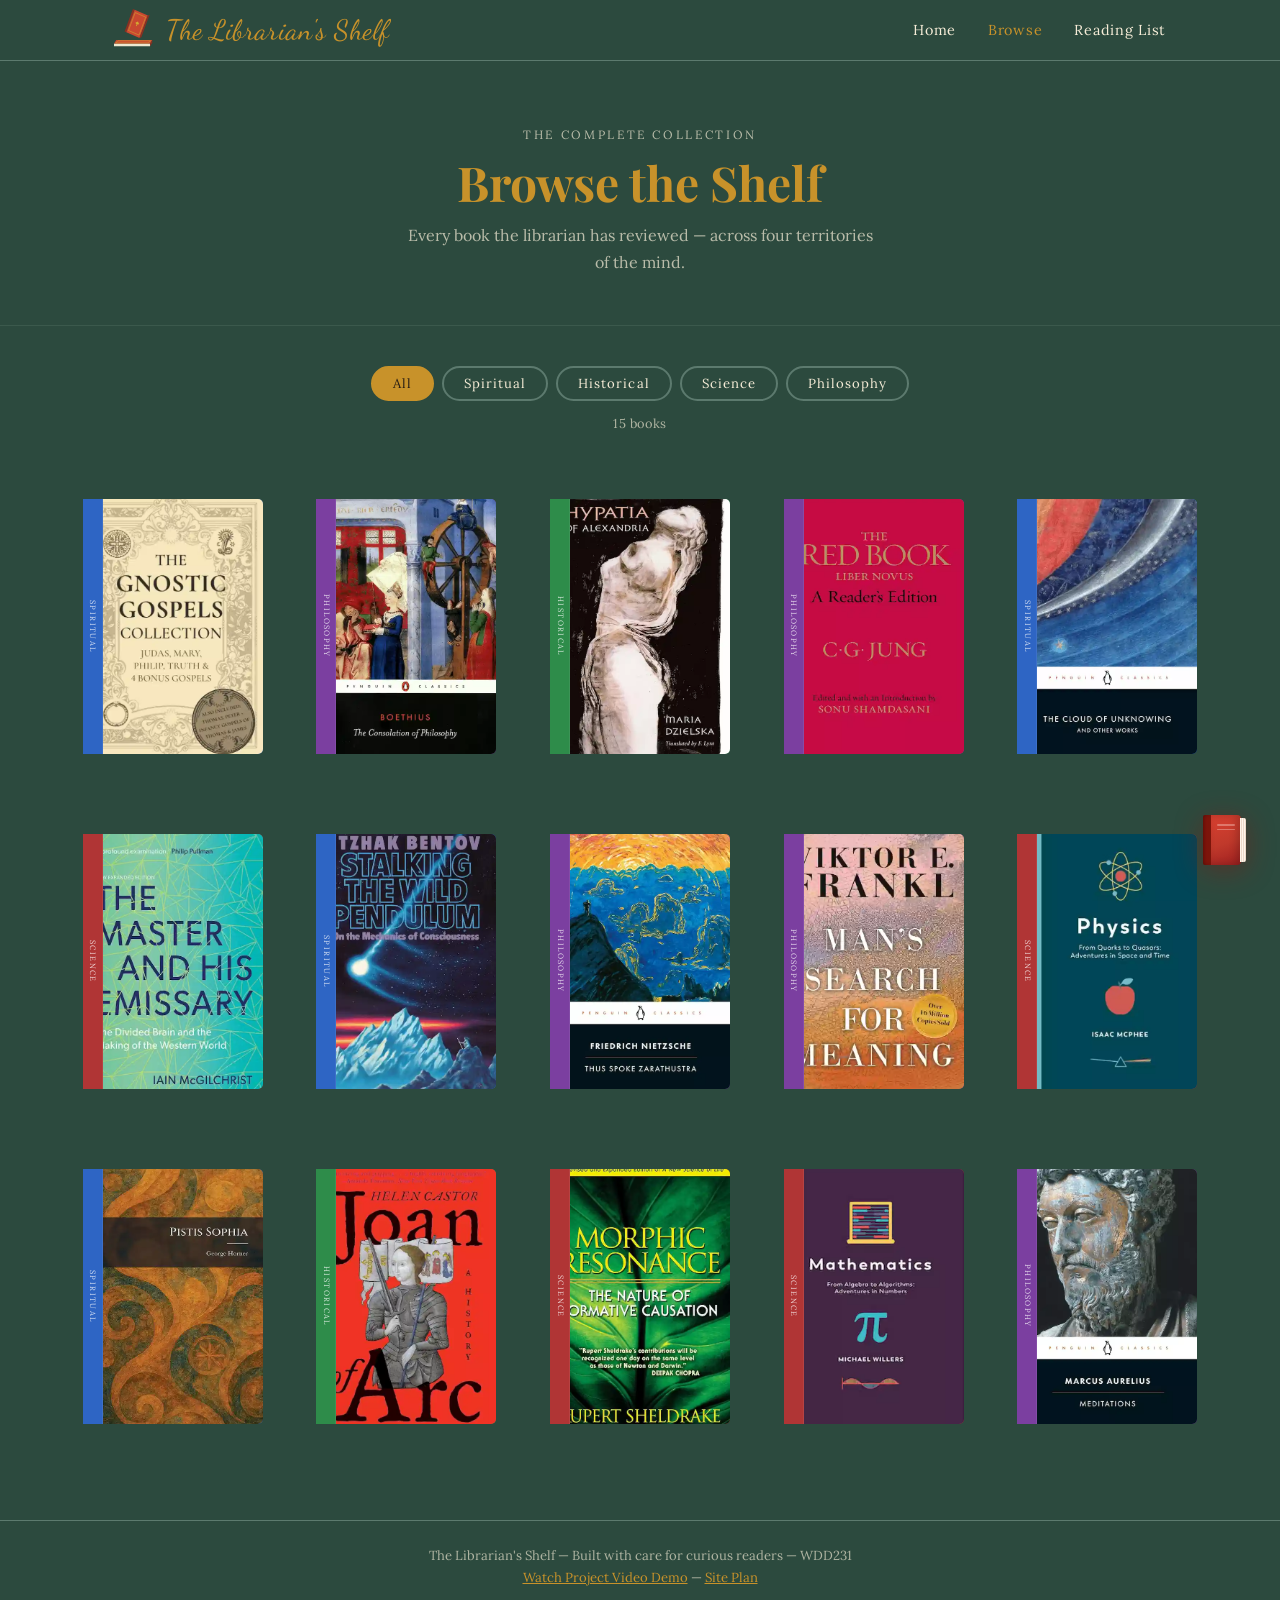
<file: project/browse.html>
<!DOCTYPE html>
<html lang="en">
<head>
  <meta charset="UTF-8">
  <meta name="viewport" content="width=device-width, initial-scale=1.0">
  <title>Browse — The Librarian's Shelf</title>
  <meta name="description" content="Browse every book reviewed on The Librarian's Shelf — filterable by spiritual wisdom, historical non-fiction, and science.">
  <meta name="author" content="Tanner L">
  <meta name="theme-color" content="#1b3a2d">
  <meta property="og:site_name" content="The Librarian's Shelf">
  <meta property="og:title" content="Browse — The Librarian's Shelf">
  <meta property="og:description" content="Browse every book reviewed on The Librarian's Shelf — filterable by spiritual wisdom, historical non-fiction, and science.">
  <meta property="og:image" content="https://jinzurei.github.io/wdd231/project/images/covers/librarianimage02.webp">
  <meta property="og:url" content="https://jinzurei.github.io/wdd231/project/browse.html">
  <meta property="og:type" content="website">
  <meta name="twitter:card" content="summary_large_image">
  <meta name="twitter:title" content="Browse — The Librarian's Shelf">
  <meta name="twitter:description" content="Browse every book reviewed on The Librarian's Shelf — filterable by spiritual wisdom, historical non-fiction, and science.">
  <meta name="twitter:image" content="https://jinzurei.github.io/wdd231/project/images/covers/librarianimage02.webp">
  <link rel="icon" href="images/logo.svg" type="image/svg+xml">
  <link rel="preconnect" href="https://fonts.googleapis.com">
  <link rel="preconnect" href="https://fonts.gstatic.com" crossorigin>
  <link href="https://fonts.googleapis.com/css2?family=Dancing+Script:wght@600;700&family=Playfair+Display:ital,wght@0,400;0,700;1,400&family=Lora:ital,wght@0,400;0,500;1,400&display=swap" rel="stylesheet">
  <link rel="stylesheet" href="styles/base.css">
  <link rel="stylesheet" href="styles/browse.css">
  <script type="module" src="scripts/browse.js"></script>
  <script defer src="scripts/book-widget.js"></script>
</head>
<body>

  <!-- ── NAV ──────────────────────────────────────────────── -->
  <header class="site-header">
    <nav class="nav">
      <a href="index.html" class="nav-brand">
        <img src="images/logo.svg" class="nav-logo-img" alt="The Librarian's Shelf logo" width="44" height="44">
        The Librarian's Shelf
      </a>

      <button class="nav-toggle" id="navToggle"
              aria-label="Toggle navigation" aria-expanded="false">
        <span></span><span></span><span></span>
      </button>

      <ul class="nav-links" id="navLinks">
        <li><a href="index.html">Home</a></li>
        <li><a href="browse.html" class="active">Browse</a></li>
        <li><a href="reading-list.html">Reading List</a></li>
      </ul>
    </nav>
  </header>

  <main>

    <!-- ── PAGE HEADER ──────────────────────────────────────── -->
    <section class="browse-hero">
      <p class="browse-hero-label">The Complete Collection</p>
      <h1 class="browse-hero-title">Browse the Shelf</h1>
      <p class="browse-hero-sub">Every book the librarian has reviewed — across four territories of the mind.</p>
    </section>

    <!-- ── FILTER BAR ────────────────────────────────────────── -->
    <div class="filter-section">
      <div class="filter-bar" role="group" aria-label="Filter books by genre">
        <button class="filter-btn active" data-genre="all">All</button>
        <button class="filter-btn" data-genre="spiritual">Spiritual</button>
        <button class="filter-btn" data-genre="historical">Historical</button>
        <button class="filter-btn" data-genre="science">Science</button>
        <button class="filter-btn" data-genre="philosophy">Philosophy</button>
      </div>
      <p class="book-count" id="bookCount" aria-live="polite"></p>
    </div>

    <!-- ── BOOK GRID ─────────────────────────────────────────── -->
    <section class="browse-catalog" aria-labelledby="catalog-heading">
      <h2 id="catalog-heading" class="sr-only">Book catalog</h2>
      <div class="browse-grid" id="browseGrid"></div>
    </section>

  </main>

  <!-- ── FOOTER ─────────────────────────────────────────── -->
  <footer class="site-footer">
    <p>The Librarian's Shelf &mdash; Built with care for curious readers &mdash; WDD231</p>
    <p><a href="https://drive.google.com/file/d/1-vcFCSPWxxQDvTGVUtKUWM4RSNQQwb3Y/view?usp=sharing">Watch Project Video Demo</a> &mdash; <a href="siteplan.html">Site Plan</a></p>
  </footer>


</body>
</html>
</file>
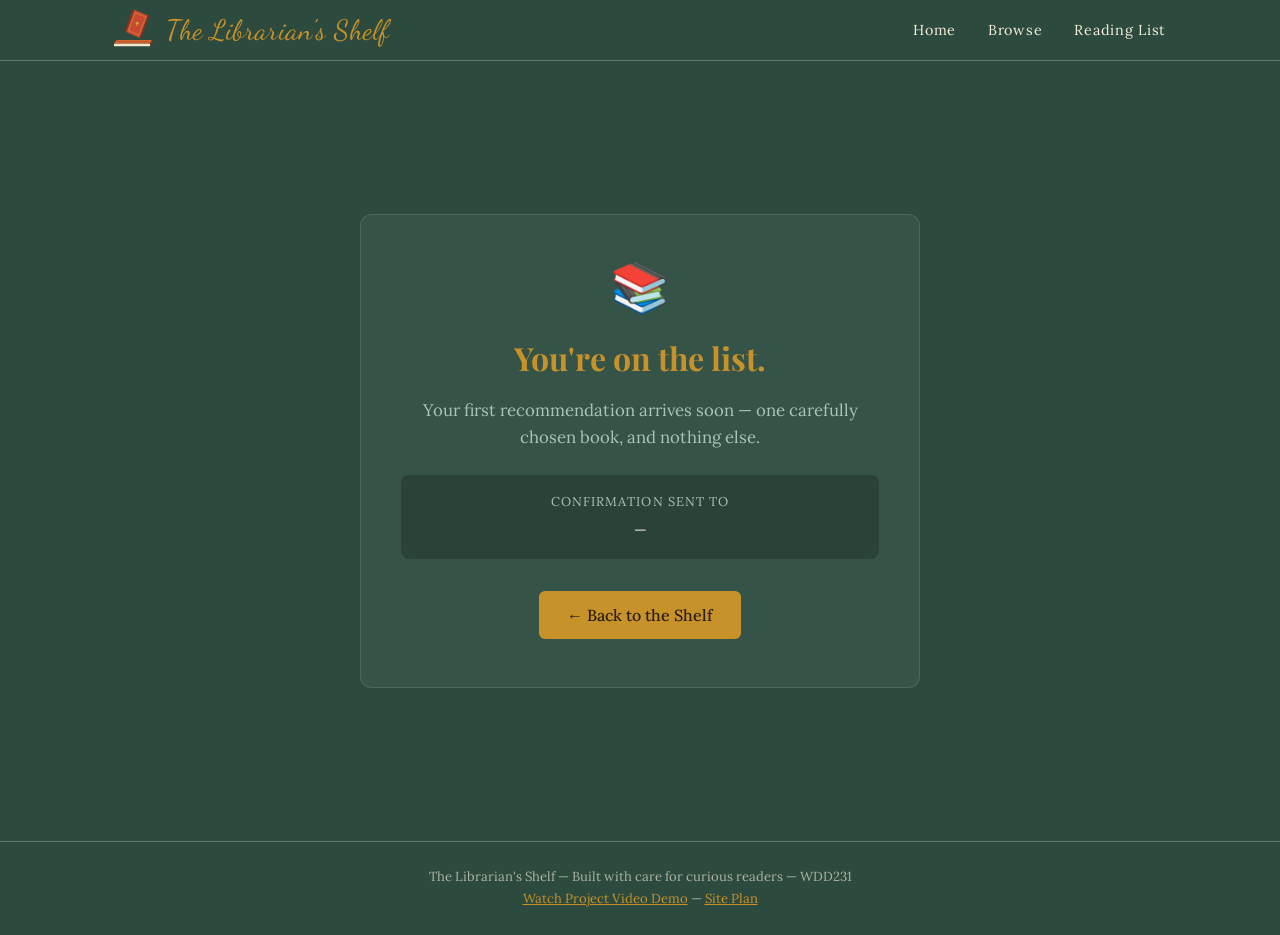
<file: project/newsletter-thanks.html>
<!DOCTYPE html>
<html lang="en">
<head>
  <meta charset="UTF-8">
  <meta name="viewport" content="width=device-width, initial-scale=1.0">
  <title>Subscribed — The Librarian's Shelf</title>
  <meta name="description" content="You've joined the reading list. One recommendation, every week.">
  <meta name="author" content="Jin LaFrano">
  <meta property="og:title" content="Subscribed — The Librarian's Shelf">
  <meta property="og:description" content="You've joined the reading list. One recommendation, every week.">
  <meta property="og:image" content="https://jinzurei.github.io/wdd231/project/images/covers/librarianimage02.webp">
  <meta property="og:url" content="https://jinzurei.github.io/wdd231/project/newsletter-thanks.html">
  <meta property="og:type" content="website">
  <link rel="icon" href="images/logo.svg" type="image/svg+xml">
  <link rel="preconnect" href="https://fonts.googleapis.com">
  <link rel="preconnect" href="https://fonts.gstatic.com" crossorigin>
  <link href="https://fonts.googleapis.com/css2?family=Dancing+Script:wght@600;700&family=Playfair+Display:ital,wght@0,400;0,700;1,400&family=Lora:ital,wght@0,400;0,500;1,400&display=swap" rel="stylesheet">
  <link rel="stylesheet" href="styles/home.css">
  <style>
    .thanks-section {
      min-height: calc(100vh - 120px);
      display: flex;
      align-items: center;
      justify-content: center;
      padding: 4rem 1.5rem;
    }

    .thanks-card {
      background: rgba(255, 255, 255, 0.05);
      border: 1px solid rgba(255, 255, 255, 0.12);
      border-radius: 12px;
      max-width: 560px;
      width: 100%;
      padding: 3rem 2.5rem;
      text-align: center;
    }

    .thanks-icon {
      font-size: 3rem;
      line-height: 1;
      margin-bottom: 1.25rem;
    }

    .thanks-heading {
      font-family: 'Playfair Display', Georgia, serif;
      font-size: 2rem;
      color: var(--amber);
      margin-bottom: 0.75rem;
    }

    .thanks-sub {
      font-size: 1.05rem;
      color: #A8C4B8;
      margin-bottom: 1.5rem;
      line-height: 1.6;
    }

    .thanks-detail {
      background: rgba(0, 0, 0, 0.2);
      border-radius: 8px;
      padding: 1rem 1.25rem;
      margin-bottom: 2rem;
      font-size: 0.95rem;
    }

    .thanks-detail .label {
      color: #A8C4B8;
      font-size: 0.8rem;
      text-transform: uppercase;
      letter-spacing: 0.08em;
      margin-bottom: 0.3rem;
    }

    .thanks-detail .value {
      color: var(--cream);
      font-family: 'Lora', Georgia, serif;
      word-break: break-all;
    }

    .thanks-back {
      display: inline-block;
      background: var(--amber);
      color: var(--brown);
      font-family: 'Lora', Georgia, serif;
      font-weight: 500;
      padding: 0.65rem 1.75rem;
      border-radius: 6px;
      text-decoration: none;
      transition: background 0.2s;
    }

    .thanks-back:hover {
      background: var(--amber-dark);
    }
  </style>
</head>
<body>

  <!-- ── NAV ──────────────────────────────────────────────── -->
  <header class="site-header">
    <nav class="nav">
      <a href="index.html" class="nav-brand">
        <img src="images/logo.svg" class="nav-logo-img" alt="The Librarian's Shelf logo" width="44" height="44">
        The Librarian's Shelf
      </a>

      <button class="nav-toggle" id="navToggle"
              aria-label="Toggle navigation" aria-expanded="false">
        <span></span><span></span><span></span>
      </button>

      <ul class="nav-links" id="navLinks">
        <li><a href="index.html">Home</a></li>
        <li><a href="browse.html">Browse</a></li>
        <li><a href="reading-list.html">Reading List</a></li>
      </ul>
    </nav>
  </header>

  <main>
    <section class="thanks-section">
      <div class="thanks-card">
        <div class="thanks-icon" aria-hidden="true">&#x1F4DA;</div>
        <h1 class="thanks-heading">You're on the list.</h1>
        <p class="thanks-sub">
          Your first recommendation arrives soon — one carefully chosen book,
          and nothing else.
        </p>
        <div class="thanks-detail">
          <p class="label">Confirmation sent to</p>
          <p class="value" id="confirmedEmail">—</p>
        </div>
        <a href="index.html" class="thanks-back">&#x2190; Back to the Shelf</a>
      </div>
    </section>
  </main>

  <!-- ── FOOTER ─────────────────────────────────────────── -->
  <footer class="site-footer">
    <p>The Librarian's Shelf &mdash; Built with care for curious readers &mdash; WDD231</p>
    <p><a href="https://drive.google.com/file/d/1-vcFCSPWxxQDvTGVUtKUWM4RSNQQwb3Y/view?usp=sharing">Watch Project Video Demo</a> &mdash; <a href="siteplan.html">Site Plan</a></p>
  </footer>

  <script>
    // Read email from URL params
    const email = new URLSearchParams(window.location.search).get('email');
    const el    = document.getElementById('confirmedEmail');
    if (email && el) {
      el.textContent = decodeURIComponent(email);
    }

    // Mobile nav
    const toggle   = document.getElementById('navToggle');
    const navLinks = document.getElementById('navLinks');
    if (toggle && navLinks) {
      toggle.addEventListener('click', () => {
        const open = navLinks.classList.toggle('open');
        toggle.setAttribute('aria-expanded', String(open));
      });
    }
  </script>

</body>
</html>
</file>
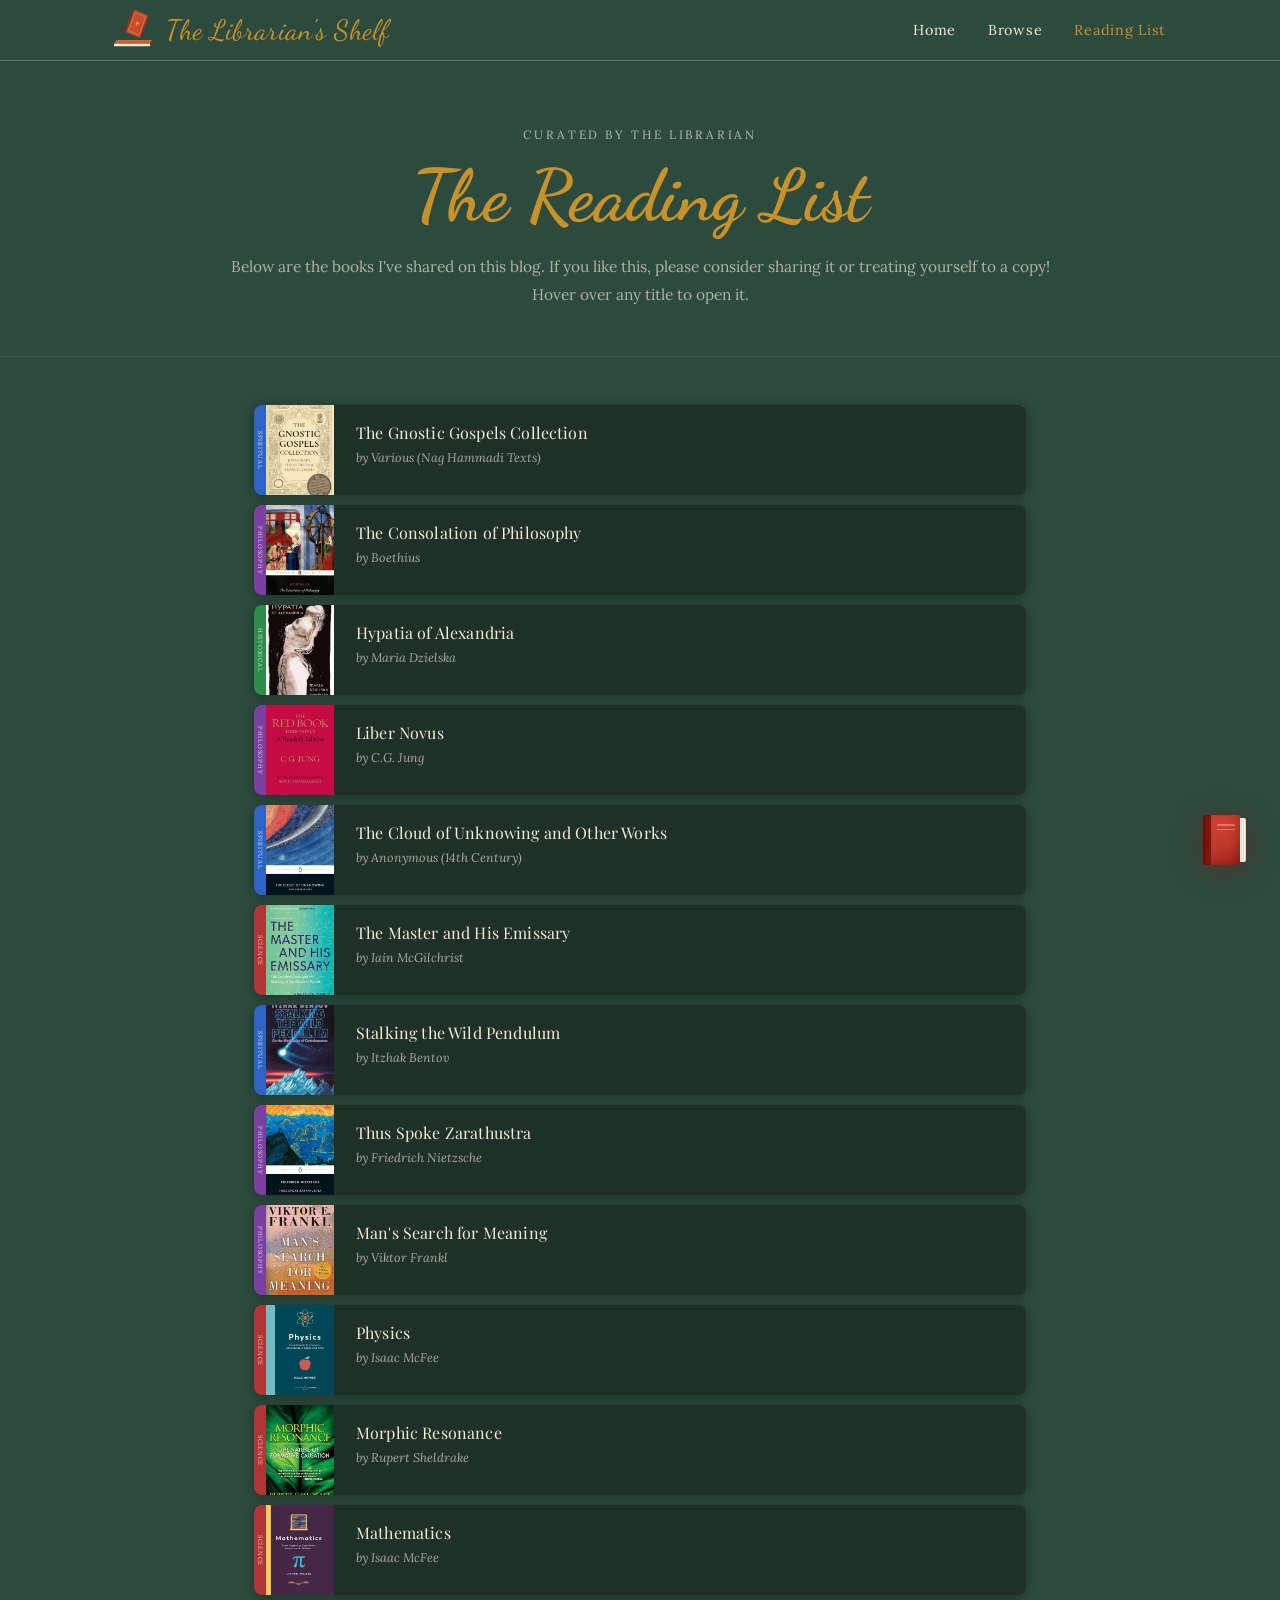
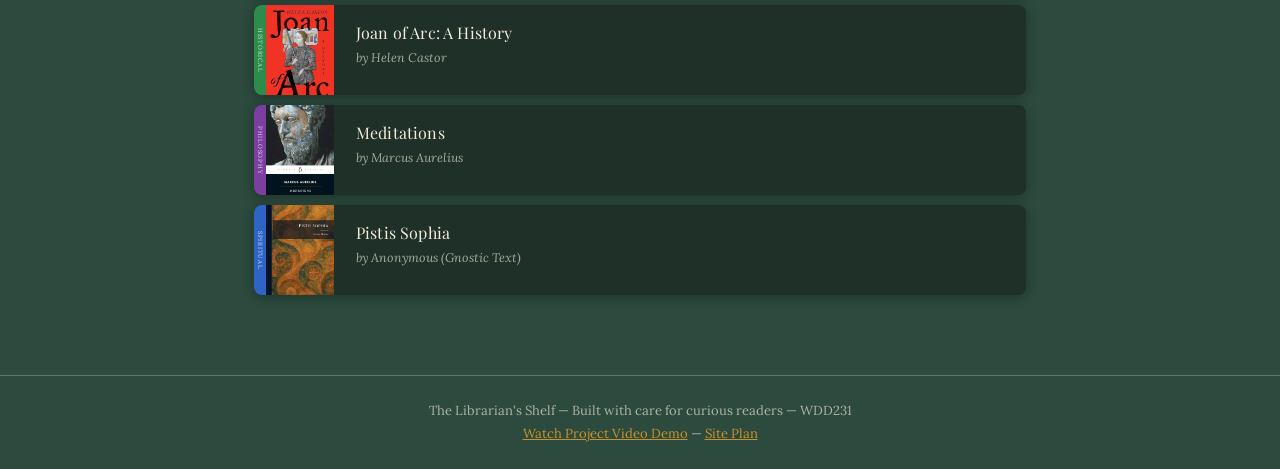
<file: project/reading-list.html>
<!DOCTYPE html>
<html lang="en">
<head>
  <meta charset="UTF-8">
  <meta name="viewport" content="width=device-width, initial-scale=1.0">
  <title>Reading List — The Librarian's Shelf</title>
  <meta name="description" content="Ten essential reads hand-picked across spiritual wisdom, historical non-fiction, and science — curated by a librarian.">
  <meta name="author" content="Tanner L">
  <meta name="theme-color" content="#1b3a2d">
  <meta property="og:site_name" content="The Librarian's Shelf">
  <meta property="og:title" content="Reading List — The Librarian's Shelf">
  <meta property="og:description" content="Ten essential reads hand-picked across spiritual wisdom, historical non-fiction, and science — curated by a librarian.">
  <meta property="og:image" content="https://jinzurei.github.io/wdd231/project/images/covers/librarianimage02.webp">
  <meta property="og:url" content="https://jinzurei.github.io/wdd231/project/reading-list.html">
  <meta property="og:type" content="website">
  <meta name="twitter:card" content="summary_large_image">
  <meta name="twitter:title" content="Reading List — The Librarian's Shelf">
  <meta name="twitter:description" content="Ten essential reads hand-picked across spiritual wisdom, historical non-fiction, and science — curated by a librarian.">
  <meta name="twitter:image" content="https://jinzurei.github.io/wdd231/project/images/covers/librarianimage02.webp">
  <link rel="icon" href="images/logo.svg" type="image/svg+xml">
  <link rel="preconnect" href="https://fonts.googleapis.com">
  <link rel="preconnect" href="https://fonts.gstatic.com" crossorigin>
  <link href="https://fonts.googleapis.com/css2?family=Dancing+Script:wght@600;700&family=Playfair+Display:ital,wght@0,400;0,700;1,400&family=Lora:ital,wght@0,400;0,500;1,400&display=swap" rel="stylesheet">
  <link rel="stylesheet" href="styles/reading-list.css">
  <script type="module" src="scripts/reading-list.js"></script>
  <script defer src="scripts/book-widget.js"></script>
</head>
<body>

  <!-- ── NAV ──────────────────────────────────────────────── -->
  <header class="site-header">
    <nav class="nav">
      <a href="index.html" class="nav-brand">
        <img src="images/logo.svg" class="nav-logo-img" alt="The Librarian's Shelf logo" width="44" height="44">
        The Librarian's Shelf
      </a>

      <button class="nav-toggle" id="navToggle"
              aria-label="Toggle navigation" aria-expanded="false">
        <span></span><span></span><span></span>
      </button>

      <ul class="nav-links" id="navLinks">
        <li><a href="index.html">Home</a></li>
        <li><a href="browse.html">Browse</a></li>
        <li><a href="reading-list.html" class="active">Reading List</a></li>
      </ul>
    </nav>
  </header>

  <main>

    <!-- ── PAGE HERO ─────────────────────────────────────── -->
    <section class="rl-hero">
      <p class="rl-hero-label">Curated by the Librarian</p>
      <h1 class="rl-hero-title">The Reading List</h1>
      <p class="rl-hero-sub">Below are the books I've shared on this blog. If you like this, please consider sharing it or treating yourself to a copy!<br>Hover over any title to open it.</p>
    </section>

    <!-- ── BOOK LIST ──────────────────────────────────────── -->
    <section class="rl-section" aria-labelledby="rl-heading">
      <h2 id="rl-heading" class="sr-only">All Books</h2>
      <div class="rl-list" id="rlList" role="list"></div>
    </section>

  </main>

  <!-- ── FOOTER ─────────────────────────────────────────── -->
  <footer class="site-footer">
    <p>The Librarian's Shelf &mdash; Built with care for curious readers &mdash; WDD231</p>
    <p><a href="https://drive.google.com/file/d/1-vcFCSPWxxQDvTGVUtKUWM4RSNQQwb3Y/view?usp=sharing">Watch Project Video Demo</a> &mdash; <a href="siteplan.html">Site Plan</a></p>
  </footer>


</body>
</html>
</file>
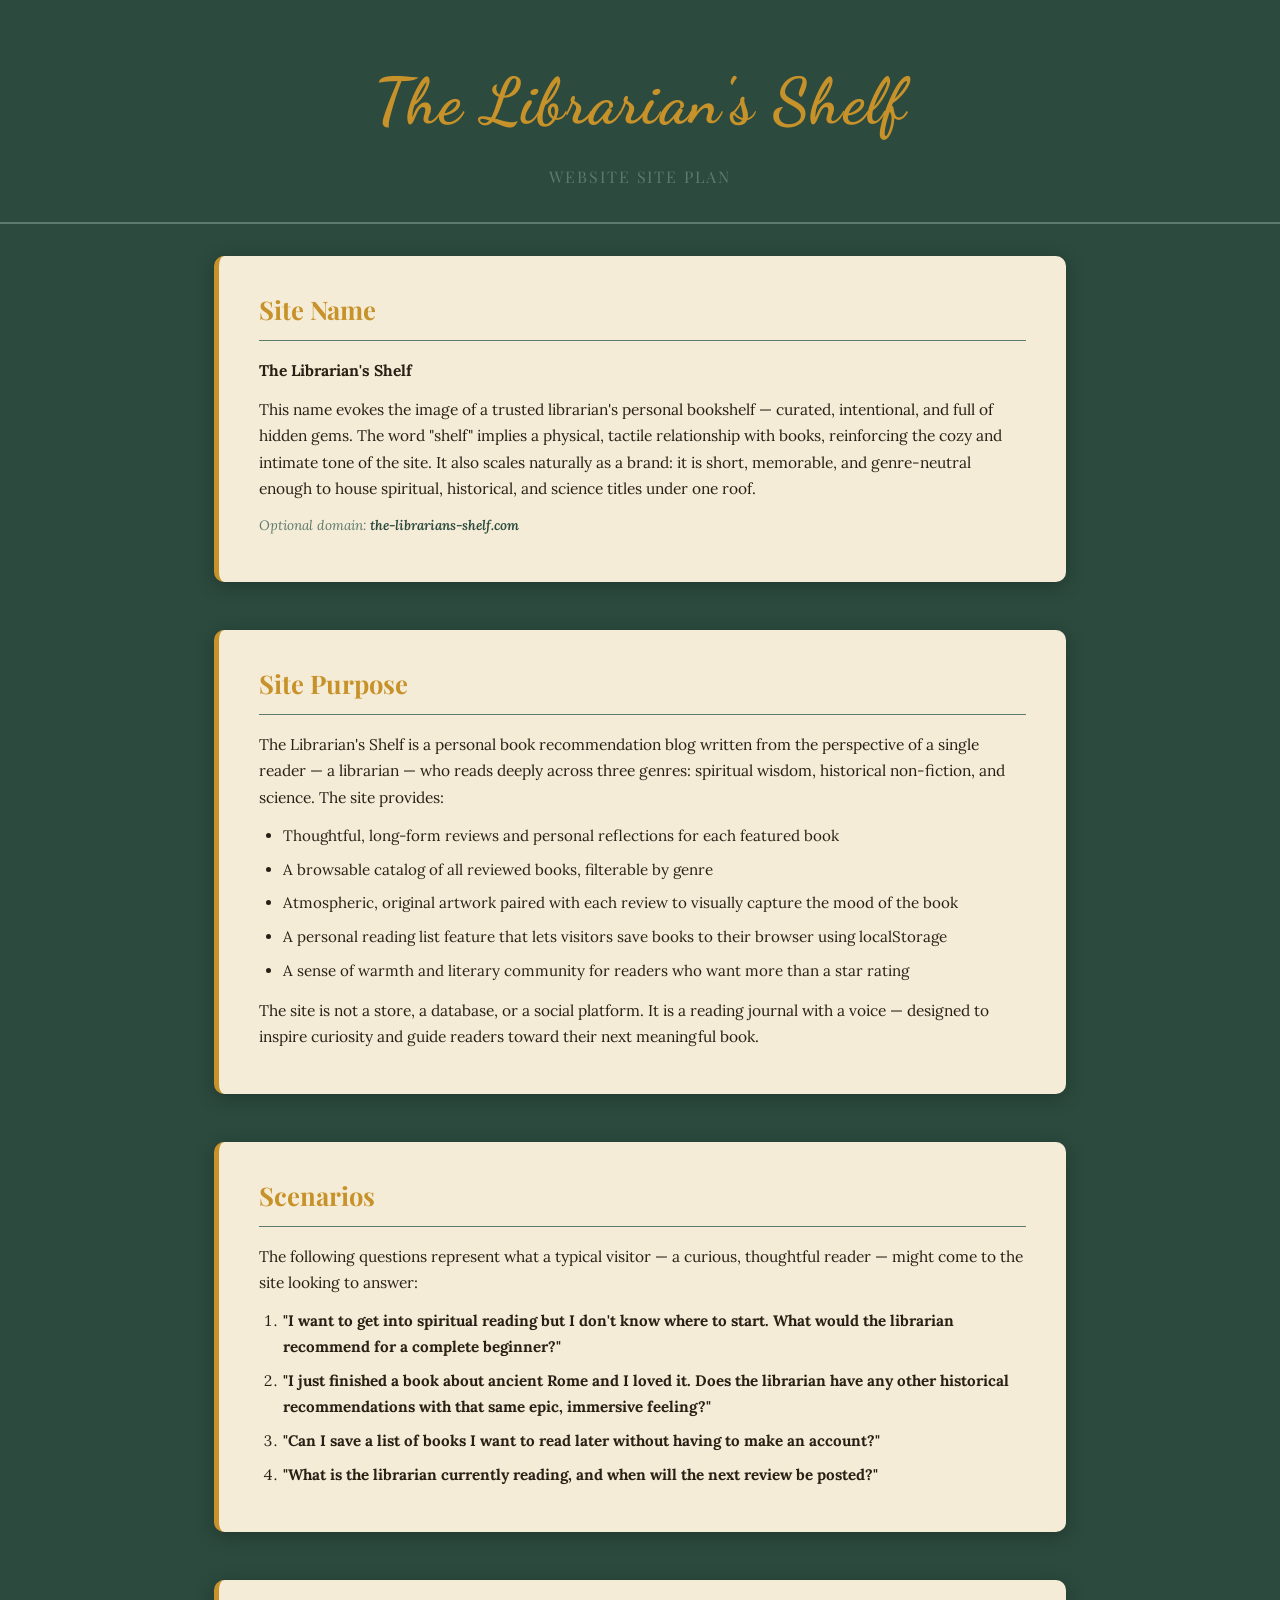
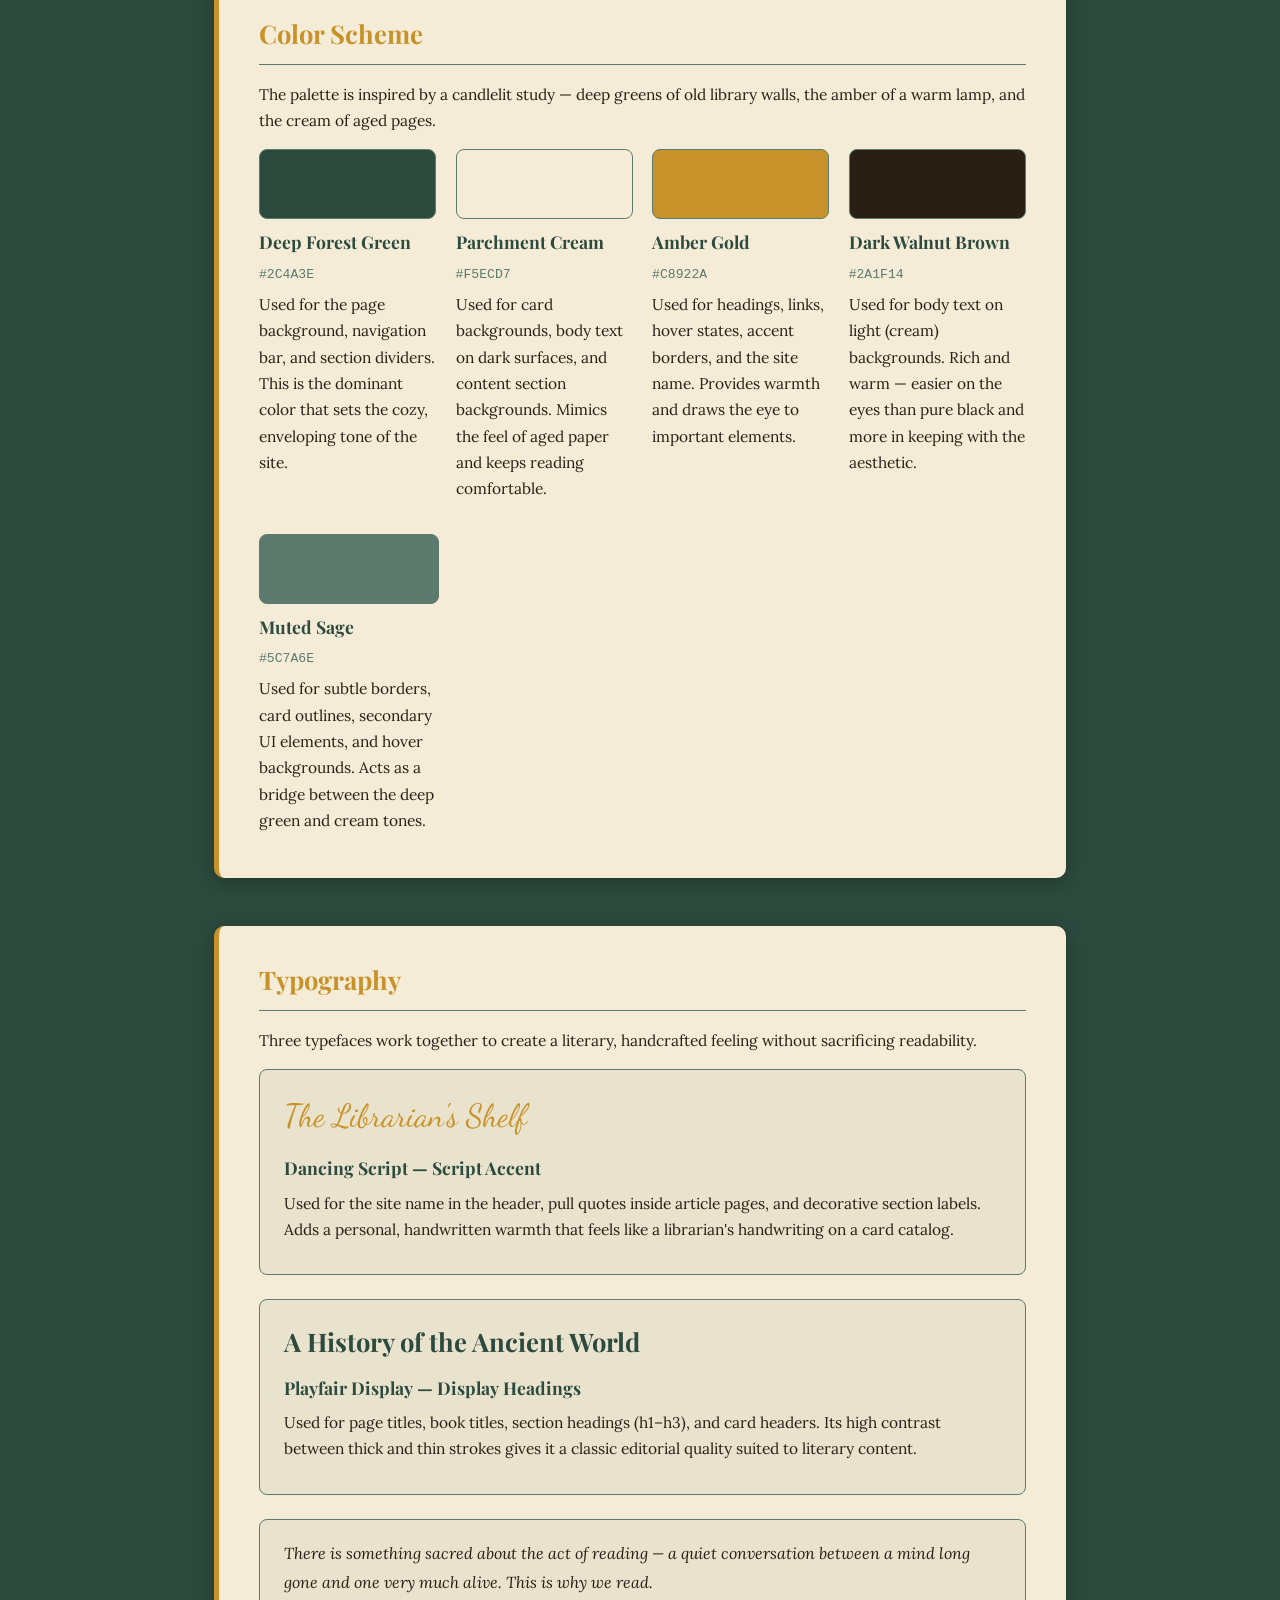
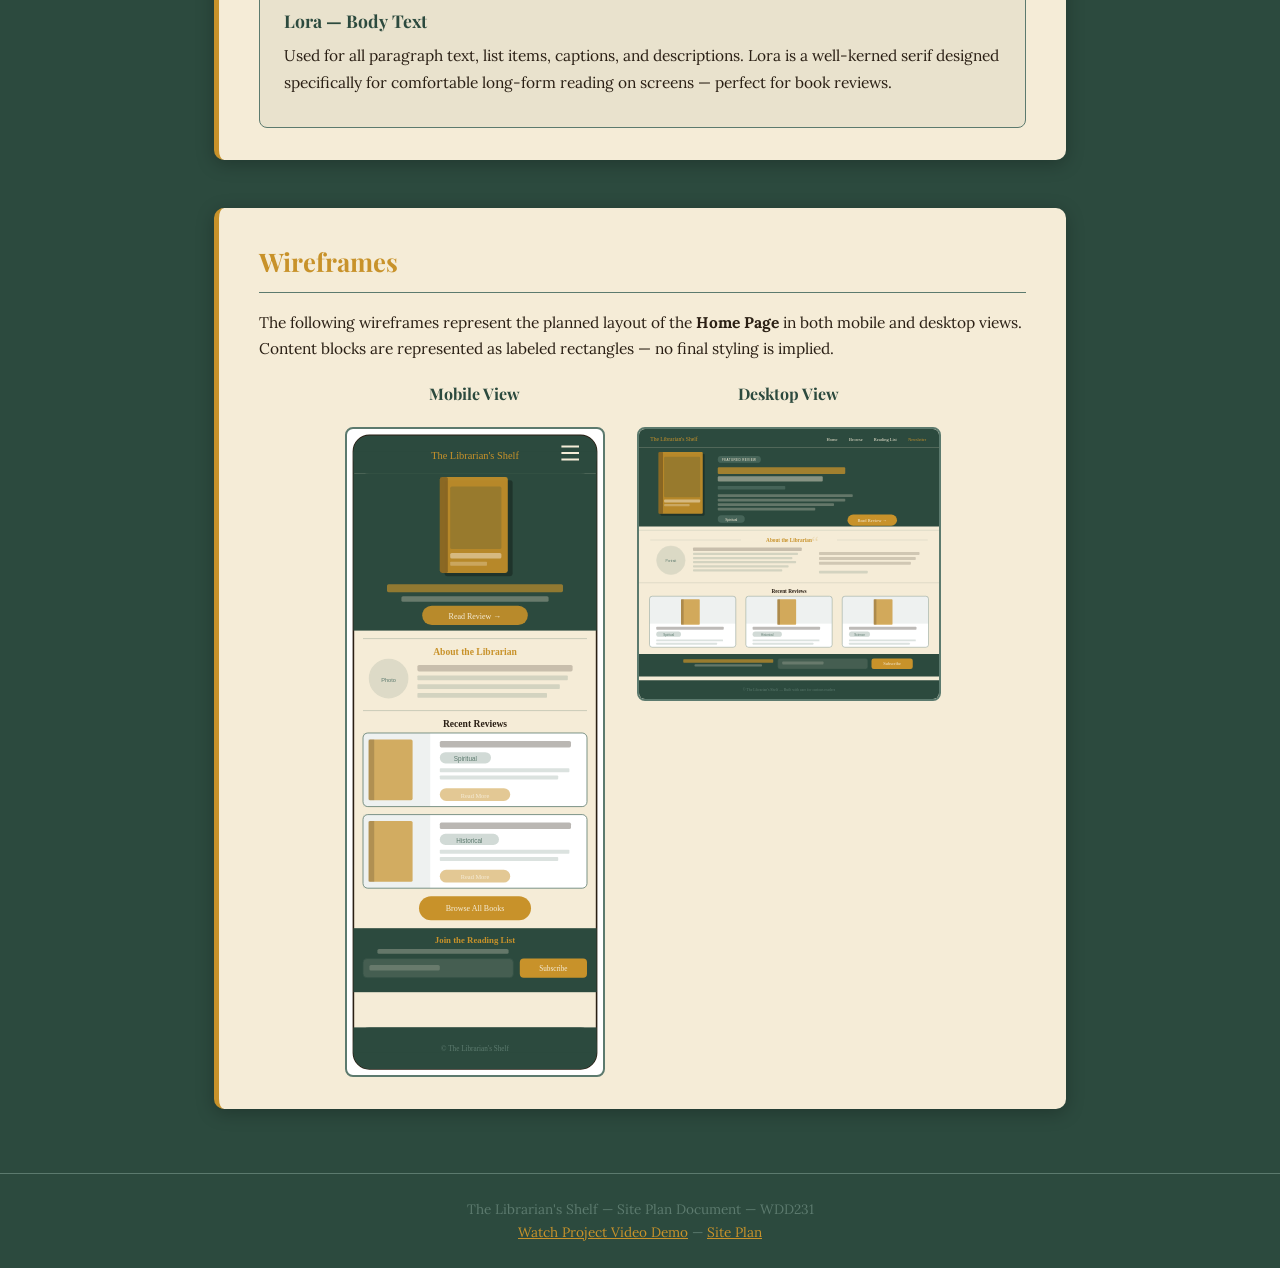
<file: project/siteplan.html>
<!DOCTYPE html>
<html lang="en">
<head>
  <meta charset="UTF-8">
  <meta name="viewport" content="width=device-width, initial-scale=1.0">
  <title>The Librarian's Shelf — Site Plan</title>
  <meta name="description" content="Site plan for The Librarian's Shelf final project.">
  <meta name="author" content="Jin LaFrano">
  <meta property="og:title" content="The Librarian's Shelf — Site Plan">
  <meta property="og:description" content="Site plan for The Librarian's Shelf final project.">
  <meta property="og:image" content="https://jinzurei.github.io/wdd231/project/images/covers/librarianimage02.webp">
  <meta property="og:url" content="https://jinzurei.github.io/wdd231/project/siteplan.html">
  <meta property="og:type" content="website">
  <link rel="preconnect" href="https://fonts.googleapis.com">
  <link rel="preconnect" href="https://fonts.gstatic.com" crossorigin>
  <link href="https://fonts.googleapis.com/css2?family=Dancing+Script:wght@600;700&family=Playfair+Display:ital,wght@0,400;0,700;1,400&family=Lora:ital,wght@0,400;0,500;1,400&display=swap" rel="stylesheet">
  <link rel="stylesheet" href="siteplan.css">
</head>
<body>

  <header>
    <h1>The Librarian's Shelf</h1>
    <p class="subtitle">Website Site Plan</p>
  </header>

  <main>

    <!-- SITE NAME -->
    <section id="site-name">
      <h2>Site Name</h2>
      <p><strong>The Librarian's Shelf</strong></p>
      <p>This name evokes the image of a trusted librarian's personal bookshelf — curated, intentional, and full of hidden gems. The word "shelf" implies a physical, tactile relationship with books, reinforcing the cozy and intimate tone of the site. It also scales naturally as a brand: it is short, memorable, and genre-neutral enough to house spiritual, historical, and science titles under one roof.</p>
      <p class="domain">Optional domain: <span>the-librarians-shelf.com</span></p>
    </section>

    <!-- SITE PURPOSE -->
    <section id="site-purpose">
      <h2>Site Purpose</h2>
      <p>The Librarian's Shelf is a personal book recommendation blog written from the perspective of a single reader — a librarian — who reads deeply across three genres: spiritual wisdom, historical non-fiction, and science. The site provides:</p>
      <ul>
        <li>Thoughtful, long-form reviews and personal reflections for each featured book</li>
        <li>A browsable catalog of all reviewed books, filterable by genre</li>
        <li>Atmospheric, original artwork paired with each review to visually capture the mood of the book</li>
        <li>A personal reading list feature that lets visitors save books to their browser using localStorage</li>
        <li>A sense of warmth and literary community for readers who want more than a star rating</li>
      </ul>
      <p>The site is not a store, a database, or a social platform. It is a reading journal with a voice — designed to inspire curiosity and guide readers toward their next meaningful book.</p>
    </section>

    <!-- SCENARIOS -->
    <section id="scenarios">
      <h2>Scenarios</h2>
      <p>The following questions represent what a typical visitor — a curious, thoughtful reader — might come to the site looking to answer:</p>
      <ol>
        <li>
          <strong>"I want to get into spiritual reading but I don't know where to start. What would the librarian recommend for a complete beginner?"</strong>
        </li>
        <li>
          <strong>"I just finished a book about ancient Rome and I loved it. Does the librarian have any other historical recommendations with that same epic, immersive feeling?"</strong>
        </li>
        <li>
          <strong>"Can I save a list of books I want to read later without having to make an account?"</strong>
        </li>
        <li>
          <strong>"What is the librarian currently reading, and when will the next review be posted?"</strong>
        </li>
      </ol>
    </section>

    <!-- COLOR SCHEME -->
    <section id="color-scheme">
      <h2>Color Scheme</h2>
      <p>The palette is inspired by a candlelit study — deep greens of old library walls, the amber of a warm lamp, and the cream of aged pages.</p>

      <div class="color-palette">

        <div class="color-swatch">
          <div class="swatch" style="background-color: #2C4A3E;"></div>
          <h3>Deep Forest Green</h3>
          <p class="hex">#2C4A3E</p>
          <p>Used for the page background, navigation bar, and section dividers. This is the dominant color that sets the cozy, enveloping tone of the site.</p>
        </div>

        <div class="color-swatch">
          <div class="swatch" style="background-color: #F5ECD7;"></div>
          <h3>Parchment Cream</h3>
          <p class="hex">#F5ECD7</p>
          <p>Used for card backgrounds, body text on dark surfaces, and content section backgrounds. Mimics the feel of aged paper and keeps reading comfortable.</p>
        </div>

        <div class="color-swatch">
          <div class="swatch" style="background-color: #C8922A;"></div>
          <h3>Amber Gold</h3>
          <p class="hex">#C8922A</p>
          <p>Used for headings, links, hover states, accent borders, and the site name. Provides warmth and draws the eye to important elements.</p>
        </div>

        <div class="color-swatch">
          <div class="swatch" style="background-color: #2A1F14;"></div>
          <h3>Dark Walnut Brown</h3>
          <p class="hex">#2A1F14</p>
          <p>Used for body text on light (cream) backgrounds. Rich and warm — easier on the eyes than pure black and more in keeping with the aesthetic.</p>
        </div>

        <div class="color-swatch">
          <div class="swatch" style="background-color: #5C7A6E;"></div>
          <h3>Muted Sage</h3>
          <p class="hex">#5C7A6E</p>
          <p>Used for subtle borders, card outlines, secondary UI elements, and hover backgrounds. Acts as a bridge between the deep green and cream tones.</p>
        </div>

      </div>
    </section>

    <!-- TYPOGRAPHY -->
    <section id="typography">
      <h2>Typography</h2>
      <p>Three typefaces work together to create a literary, handcrafted feeling without sacrificing readability.</p>

      <div class="type-examples">

        <div class="type-example">
          <p class="font-script">The Librarian's Shelf</p>
          <h3>Dancing Script — Script Accent</h3>
          <p>Used for the site name in the header, pull quotes inside article pages, and decorative section labels. Adds a personal, handwritten warmth that feels like a librarian's handwriting on a card catalog.</p>
        </div>

        <div class="type-example">
          <p class="font-display">A History of the Ancient World</p>
          <h3>Playfair Display — Display Headings</h3>
          <p>Used for page titles, book titles, section headings (h1–h3), and card headers. Its high contrast between thick and thin strokes gives it a classic editorial quality suited to literary content.</p>
        </div>

        <div class="type-example">
          <p class="font-body">There is something sacred about the act of reading — a quiet conversation between a mind long gone and one very much alive. This is why we read.</p>
          <h3>Lora — Body Text</h3>
          <p>Used for all paragraph text, list items, captions, and descriptions. Lora is a well-kerned serif designed specifically for comfortable long-form reading on screens — perfect for book reviews.</p>
        </div>

      </div>
    </section>

    <!-- WIREFRAMES -->
    <section id="wireframes">
      <h2>Wireframes</h2>
      <p>The following wireframes represent the planned layout of the <strong>Home Page</strong> in both mobile and desktop views. Content blocks are represented as labeled rectangles — no final styling is implied.</p>

      <div class="wireframe-container">

        <!-- MOBILE WIREFRAME -->
        <div class="wireframe">
          <h3>Mobile View</h3>
          <svg viewBox="0 0 320 808" xmlns="http://www.w3.org/2000/svg" role="img" aria-label="Mobile wireframe of the home page">

            <!-- Phone shell -->
            <rect x="8" y="8" width="304" height="792" rx="20" ry="20" fill="#F5ECD7" stroke="#2A1F14" stroke-width="2"/>

            <!-- NAV y=8–56 -->
            <rect x="8" y="8" width="304" height="48" rx="20" fill="#2C4A3E"/>
            <rect x="8" y="28" width="304" height="28" fill="#2C4A3E"/>
            <text x="160" y="38" text-anchor="middle" fill="#C8922A" font-family="serif" font-size="13">The Librarian's Shelf</text>
            <line x1="268" y1="22" x2="290" y2="22" stroke="#F5ECD7" stroke-width="2.5"/>
            <line x1="268" y1="30" x2="290" y2="30" stroke="#F5ECD7" stroke-width="2.5"/>
            <line x1="268" y1="38" x2="290" y2="38" stroke="#F5ECD7" stroke-width="2.5"/>

            <!-- HERO y=56–252 h=196 — featured book cover -->
            <rect x="8" y="56" width="304" height="196" fill="#2C4A3E"/>
            <!-- Book shadow -->
            <rect x="122" y="64" width="85" height="120" rx="3" fill="#000" opacity="0.3"/>
            <!-- Book cover front -->
            <rect x="116" y="60" width="85" height="120" rx="3" fill="#C8922A" opacity="0.9"/>
            <!-- Spine -->
            <rect x="116" y="60" width="10" height="120" rx="2" fill="#2A1F14" opacity="0.32"/>
            <!-- Cover art area -->
            <rect x="129" y="72" width="64" height="78" rx="2" fill="#2C4A3E" opacity="0.22"/>
            <!-- Cover title bars -->
            <rect x="129" y="155" width="64" height="7" rx="2" fill="#F5ECD7" opacity="0.5"/>
            <rect x="129" y="166" width="46" height="5" rx="1" fill="#F5ECD7" opacity="0.3"/>
            <!-- Review title below book -->
            <rect x="50" y="194" width="220" height="10" rx="2" fill="#C8922A" opacity="0.65"/>
            <rect x="68" y="209" width="184" height="7" rx="2" fill="#F5ECD7" opacity="0.3"/>
            <!-- Read Review CTA -->
            <rect x="94" y="221" width="132" height="24" rx="12" fill="#C8922A" opacity="0.9"/>
            <text x="160" y="237" text-anchor="middle" fill="#F5ECD7" font-family="serif" font-size="10">Read Review &#x2192;</text>

            <!-- ABOUT y=262–342 h=80 -->
            <line x1="20" y1="262" x2="300" y2="262" stroke="#5C7A6E" stroke-width="1" opacity="0.35"/>
            <text x="160" y="282" text-anchor="middle" fill="#C8922A" font-family="serif" font-size="12" font-weight="bold">About the Librarian</text>
            <!-- Portrait circle -->
            <circle cx="52" cy="312" r="24" fill="#5C7A6E" opacity="0.15" stroke="#5C7A6E" stroke-width="1.5"/>
            <text x="52" y="316" text-anchor="middle" fill="#5C7A6E" font-family="sans-serif" font-size="7">Photo</text>
            <!-- About text lines -->
            <rect x="88" y="295" width="194" height="8" rx="2" fill="#2A1F14" opacity="0.22"/>
            <rect x="88" y="308" width="188" height="6" rx="1" fill="#5C7A6E" opacity="0.22"/>
            <rect x="88" y="319" width="178" height="6" rx="1" fill="#5C7A6E" opacity="0.22"/>
            <rect x="88" y="330" width="162" height="6" rx="1" fill="#5C7A6E" opacity="0.22"/>

            <!-- RECENT REVIEWS y=352–614 -->
            <line x1="20" y1="352" x2="300" y2="352" stroke="#5C7A6E" stroke-width="1" opacity="0.35"/>
            <text x="160" y="372" text-anchor="middle" fill="#2A1F14" font-family="serif" font-size="12" font-weight="bold">Recent Reviews</text>

            <!-- Review Card 1 y=380–472 h=92 — cover image on left -->
            <rect x="20" y="380" width="280" height="92" rx="6" fill="#fff"/>
            <rect x="20" y="380" width="84" height="92" fill="#5C7A6E" opacity="0.1"/>
            <!-- Book cover in image area -->
            <rect x="27" y="388" width="55" height="76" rx="2" fill="#C8922A" opacity="0.72"/>
            <rect x="27" y="388" width="7" height="76" fill="#2A1F14" opacity="0.2"/>
            <!-- Text content -->
            <rect x="116" y="390" width="164" height="8" rx="2" fill="#2A1F14" opacity="0.32"/>
            <rect x="116" y="404" width="64" height="14" rx="7" fill="#5C7A6E" opacity="0.28"/>
            <text x="148" y="415" text-anchor="middle" fill="#5C7A6E" font-family="sans-serif" font-size="8">Spiritual</text>
            <rect x="116" y="424" width="162" height="5" rx="1" fill="#5C7A6E" opacity="0.22"/>
            <rect x="116" y="433" width="148" height="5" rx="1" fill="#5C7A6E" opacity="0.22"/>
            <rect x="116" y="449" width="88" height="16" rx="8" fill="#C8922A" opacity="0.5"/>
            <text x="160" y="461" text-anchor="middle" fill="#F5ECD7" font-family="serif" font-size="8">Read More</text>
            <rect x="20" y="380" width="280" height="92" rx="6" fill="none" stroke="#5C7A6E" stroke-width="1"/>

            <!-- Review Card 2 y=482–574 h=92 -->
            <rect x="20" y="482" width="280" height="92" rx="6" fill="#fff"/>
            <rect x="20" y="482" width="84" height="92" fill="#5C7A6E" opacity="0.1"/>
            <rect x="27" y="490" width="55" height="76" rx="2" fill="#C8922A" opacity="0.72"/>
            <rect x="27" y="490" width="7" height="76" fill="#2A1F14" opacity="0.2"/>
            <rect x="116" y="492" width="164" height="8" rx="2" fill="#2A1F14" opacity="0.32"/>
            <rect x="116" y="506" width="74" height="14" rx="7" fill="#5C7A6E" opacity="0.28"/>
            <text x="153" y="517" text-anchor="middle" fill="#5C7A6E" font-family="sans-serif" font-size="8">Historical</text>
            <rect x="116" y="526" width="162" height="5" rx="1" fill="#5C7A6E" opacity="0.22"/>
            <rect x="116" y="535" width="148" height="5" rx="1" fill="#5C7A6E" opacity="0.22"/>
            <rect x="116" y="551" width="88" height="16" rx="8" fill="#C8922A" opacity="0.5"/>
            <text x="160" y="563" text-anchor="middle" fill="#F5ECD7" font-family="serif" font-size="8">Read More</text>
            <rect x="20" y="482" width="280" height="92" rx="6" fill="none" stroke="#5C7A6E" stroke-width="1"/>

            <!-- Browse All button y=584 -->
            <rect x="90" y="584" width="140" height="30" rx="15" fill="#C8922A"/>
            <text x="160" y="603" text-anchor="middle" fill="#F5ECD7" font-family="serif" font-size="10">Browse All Books</text>

            <!-- NEWSLETTER y=624–704 h=80 -->
            <rect x="8" y="624" width="304" height="80" fill="#2C4A3E"/>
            <text x="160" y="642" text-anchor="middle" fill="#C8922A" font-family="serif" font-size="11" font-weight="bold">Join the Reading List</text>
            <rect x="38" y="650" width="164" height="6" rx="2" fill="#F5ECD7" opacity="0.28"/>
            <!-- Email input -->
            <rect x="20" y="662" width="188" height="24" rx="5" fill="#F5ECD7" opacity="0.12" stroke="#5C7A6E" stroke-width="1"/>
            <rect x="28" y="670" width="88" height="7" rx="2" fill="#F5ECD7" opacity="0.2"/>
            <!-- Subscribe button -->
            <rect x="216" y="662" width="84" height="24" rx="5" fill="#C8922A"/>
            <text x="258" y="678" text-anchor="middle" fill="#F5ECD7" font-family="serif" font-size="9">Subscribe</text>

            <!-- FOOTER y=748–800 -->
            <rect x="8" y="748" width="304" height="52" rx="20" fill="#2C4A3E"/>
            <rect x="8" y="748" width="304" height="32" fill="#2C4A3E"/>
            <text x="160" y="778" text-anchor="middle" fill="#5C7A6E" font-family="serif" font-size="9">© The Librarian's Shelf</text>

          </svg>
        </div>

        <!-- DESKTOP WIREFRAME -->
        <div class="wireframe">
          <h3>Desktop View</h3>
          <svg viewBox="0 0 800 720" xmlns="http://www.w3.org/2000/svg" role="img" aria-label="Desktop wireframe of the home page">

            <!-- Page background -->
            <rect width="800" height="720" fill="#F5ECD7"/>

            <!-- NAV y=0–50 -->
            <rect x="0" y="0" width="800" height="50" fill="#2C4A3E"/>
            <text x="30" y="31" fill="#C8922A" font-family="serif" font-size="15">The Librarian's Shelf</text>
            <text x="500" y="31" fill="#F5ECD7" font-family="serif" font-size="12">Home</text>
            <text x="560" y="31" fill="#F5ECD7" font-family="serif" font-size="12">Browse</text>
            <text x="626" y="31" fill="#F5ECD7" font-family="serif" font-size="12">Reading List</text>
            <text x="718" y="31" fill="#C8922A" font-family="serif" font-size="11">Newsletter</text>

            <!-- HERO y=50–260 h=210 — featured book takes center stage -->
            <rect x="0" y="50" width="800" height="210" fill="#2C4A3E"/>
            <!-- Book shadow -->
            <rect x="57" y="66" width="118" height="165" rx="3" fill="#000" opacity="0.3"/>
            <!-- Book cover -->
            <rect x="52" y="61" width="118" height="165" rx="3" fill="#C8922A" opacity="0.9"/>
            <!-- Spine -->
            <rect x="52" y="61" width="12" height="165" rx="2" fill="#2A1F14" opacity="0.32"/>
            <!-- Cover art placeholder -->
            <rect x="67" y="74" width="96" height="108" rx="3" fill="#2C4A3E" opacity="0.22"/>
            <!-- Cover title lines -->
            <rect x="67" y="188" width="96" height="8" rx="2" fill="#F5ECD7" opacity="0.5"/>
            <rect x="67" y="200" width="68" height="6" rx="2" fill="#F5ECD7" opacity="0.32"/>
            <!-- Right side: review info -->
            <rect x="210" y="72" width="115" height="18" rx="9" fill="#5C7A6E" opacity="0.55"/>
            <text x="267" y="85" text-anchor="middle" fill="#F5ECD7" font-family="sans-serif" font-size="8" letter-spacing="1">FEATURED REVIEW</text>
            <!-- Book title -->
            <rect x="210" y="102" width="340" height="18" rx="3" fill="#C8922A" opacity="0.75"/>
            <rect x="210" y="126" width="280" height="14" rx="3" fill="#F5ECD7" opacity="0.45"/>
            <!-- Author -->
            <rect x="210" y="152" width="180" height="9" rx="2" fill="#5C7A6E" opacity="0.55"/>
            <!-- Description lines -->
            <rect x="210" y="174" width="360" height="7" rx="2" fill="#F5ECD7" opacity="0.28"/>
            <rect x="210" y="186" width="340" height="7" rx="2" fill="#F5ECD7" opacity="0.28"/>
            <rect x="210" y="198" width="310" height="7" rx="2" fill="#F5ECD7" opacity="0.28"/>
            <rect x="210" y="210" width="260" height="7" rx="2" fill="#F5ECD7" opacity="0.28"/>
            <!-- Genre badge + CTA -->
            <rect x="210" y="230" width="72" height="20" rx="10" fill="#5C7A6E" opacity="0.55"/>
            <text x="246" y="244" text-anchor="middle" fill="#F5ECD7" font-family="sans-serif" font-size="9">Spiritual</text>
            <rect x="556" y="228" width="132" height="30" rx="15" fill="#C8922A"/>
            <text x="622" y="247" text-anchor="middle" fill="#F5ECD7" font-family="serif" font-size="12">Read Review &#x2192;</text>

            <!-- ABOUT y=270–400 h=130 — two-column: portrait + text + pull quote -->
            <rect x="0" y="270" width="800" height="130" fill="#F5ECD7"/>
            <line x1="0" y1="270" x2="800" y2="270" stroke="#5C7A6E" stroke-width="1.5" opacity="0.25"/>
            <!-- Section heading with flanking rules -->
            <line x1="30" y1="296" x2="272" y2="296" stroke="#5C7A6E" stroke-width="1" opacity="0.3"/>
            <text x="400" y="300" text-anchor="middle" fill="#C8922A" font-family="serif" font-size="14" font-weight="bold">About the Librarian</text>
            <line x1="528" y1="296" x2="770" y2="296" stroke="#5C7A6E" stroke-width="1" opacity="0.3"/>
            <!-- Portrait circle -->
            <circle cx="85" cy="350" r="38" fill="#5C7A6E" opacity="0.16" stroke="#5C7A6E" stroke-width="1.5"/>
            <text x="85" y="354" text-anchor="middle" fill="#5C7A6E" font-family="sans-serif" font-size="9">Portrait</text>
            <!-- About text lines -->
            <rect x="144" y="316" width="290" height="9" rx="2" fill="#2A1F14" opacity="0.22"/>
            <rect x="144" y="330" width="280" height="6" rx="2" fill="#5C7A6E" opacity="0.22"/>
            <rect x="144" y="341" width="265" height="6" rx="2" fill="#5C7A6E" opacity="0.22"/>
            <rect x="144" y="352" width="275" height="6" rx="2" fill="#5C7A6E" opacity="0.22"/>
            <rect x="144" y="363" width="255" height="6" rx="2" fill="#5C7A6E" opacity="0.22"/>
            <rect x="144" y="374" width="238" height="6" rx="2" fill="#5C7A6E" opacity="0.22"/>
            <!-- Pull quote right column -->
            <text x="460" y="318" fill="#C8922A" font-family="serif" font-size="42" opacity="0.22">&#x201C;</text>
            <rect x="480" y="328" width="268" height="8" rx="2" fill="#2A1F14" opacity="0.18"/>
            <rect x="480" y="341" width="258" height="8" rx="2" fill="#2A1F14" opacity="0.18"/>
            <rect x="480" y="354" width="245" height="8" rx="2" fill="#2A1F14" opacity="0.18"/>
            <rect x="480" y="378" width="130" height="7" rx="2" fill="#5C7A6E" opacity="0.22"/>

            <!-- RECENT REVIEWS y=410–590 h=180 — 3-column grid, each card has cover image -->
            <rect x="0" y="410" width="800" height="180" fill="#F5ECD7"/>
            <line x1="0" y1="410" x2="800" y2="410" stroke="#5C7A6E" stroke-width="1.5" opacity="0.25"/>
            <text x="400" y="436" text-anchor="middle" fill="#2A1F14" font-family="serif" font-size="14" font-weight="bold">Recent Reviews</text>

            <!-- Card 1 x=28 w=230 -->
            <rect x="28" y="446" width="230" height="136" rx="7" fill="#fff"/>
            <rect x="29" y="447" width="228" height="72" fill="#5C7A6E" opacity="0.1"/>
            <rect x="112" y="454" width="50" height="68" rx="2" fill="#C8922A" opacity="0.75"/>
            <rect x="112" y="454" width="7" height="68" fill="#2A1F14" opacity="0.22"/>
            <rect x="46" y="527" width="180" height="8" rx="2" fill="#2A1F14" opacity="0.3"/>
            <rect x="46" y="540" width="66" height="14" rx="7" fill="#5C7A6E" opacity="0.28"/>
            <text x="79" y="551" text-anchor="middle" fill="#5C7A6E" font-family="sans-serif" font-size="8">Spiritual</text>
            <rect x="46" y="561" width="178" height="5" rx="1" fill="#5C7A6E" opacity="0.22"/>
            <rect x="46" y="570" width="162" height="5" rx="1" fill="#5C7A6E" opacity="0.22"/>
            <rect x="28" y="446" width="230" height="136" rx="7" fill="none" stroke="#5C7A6E" stroke-width="1"/>

            <!-- Card 2 x=285 w=230 -->
            <rect x="285" y="446" width="230" height="136" rx="7" fill="#fff"/>
            <rect x="286" y="447" width="228" height="72" fill="#5C7A6E" opacity="0.1"/>
            <rect x="369" y="454" width="50" height="68" rx="2" fill="#C8922A" opacity="0.75"/>
            <rect x="369" y="454" width="7" height="68" fill="#2A1F14" opacity="0.22"/>
            <rect x="303" y="527" width="180" height="8" rx="2" fill="#2A1F14" opacity="0.3"/>
            <rect x="303" y="540" width="78" height="14" rx="7" fill="#5C7A6E" opacity="0.28"/>
            <text x="342" y="551" text-anchor="middle" fill="#5C7A6E" font-family="sans-serif" font-size="8">Historical</text>
            <rect x="303" y="561" width="178" height="5" rx="1" fill="#5C7A6E" opacity="0.22"/>
            <rect x="303" y="570" width="162" height="5" rx="1" fill="#5C7A6E" opacity="0.22"/>
            <rect x="285" y="446" width="230" height="136" rx="7" fill="none" stroke="#5C7A6E" stroke-width="1"/>

            <!-- Card 3 x=542 w=230 -->
            <rect x="542" y="446" width="230" height="136" rx="7" fill="#fff"/>
            <rect x="543" y="447" width="228" height="72" fill="#5C7A6E" opacity="0.1"/>
            <rect x="626" y="454" width="50" height="68" rx="2" fill="#C8922A" opacity="0.75"/>
            <rect x="626" y="454" width="7" height="68" fill="#2A1F14" opacity="0.22"/>
            <rect x="560" y="527" width="180" height="8" rx="2" fill="#2A1F14" opacity="0.3"/>
            <rect x="560" y="540" width="56" height="14" rx="7" fill="#5C7A6E" opacity="0.28"/>
            <text x="588" y="551" text-anchor="middle" fill="#5C7A6E" font-family="sans-serif" font-size="8">Science</text>
            <rect x="560" y="561" width="178" height="5" rx="1" fill="#5C7A6E" opacity="0.22"/>
            <rect x="560" y="570" width="162" height="5" rx="1" fill="#5C7A6E" opacity="0.22"/>
            <rect x="542" y="446" width="230" height="136" rx="7" fill="none" stroke="#5C7A6E" stroke-width="1"/>

            <!-- NEWSLETTER y=600–660 h=60 — full-width signup strip -->
            <rect x="0" y="600" width="800" height="60" fill="#2C4A3E"/>
            <rect x="118" y="614" width="240" height="9" rx="2" fill="#C8922A" opacity="0.7"/>
            <rect x="148" y="627" width="180" height="6" rx="2" fill="#F5ECD7" opacity="0.28"/>
            <rect x="370" y="612" width="240" height="28" rx="6" fill="#F5ECD7" opacity="0.12" stroke="#5C7A6E" stroke-width="1"/>
            <rect x="382" y="620" width="110" height="8" rx="2" fill="#F5ECD7" opacity="0.2"/>
            <rect x="620" y="612" width="110" height="28" rx="6" fill="#C8922A"/>
            <text x="675" y="630" text-anchor="middle" fill="#F5ECD7" font-family="serif" font-size="12">Subscribe</text>

            <!-- FOOTER y=670–720 -->
            <rect x="0" y="670" width="800" height="50" fill="#2C4A3E"/>
            <text x="400" y="699" text-anchor="middle" fill="#5C7A6E" font-family="serif" font-size="10">© The Librarian's Shelf — Built with care for curious readers</text>

          </svg>
        </div>

      </div>
    </section>

  </main>

  <footer>
    <p>The Librarian's Shelf — Site Plan Document — WDD231</p>
    <p><a href="https://drive.google.com/file/d/1-vcFCSPWxxQDvTGVUtKUWM4RSNQQwb3Y/view?usp=sharing">Watch Project Video Demo</a> &mdash; <a href="siteplan.html">Site Plan</a></p>
  </footer>

</body>
</html>
</file>
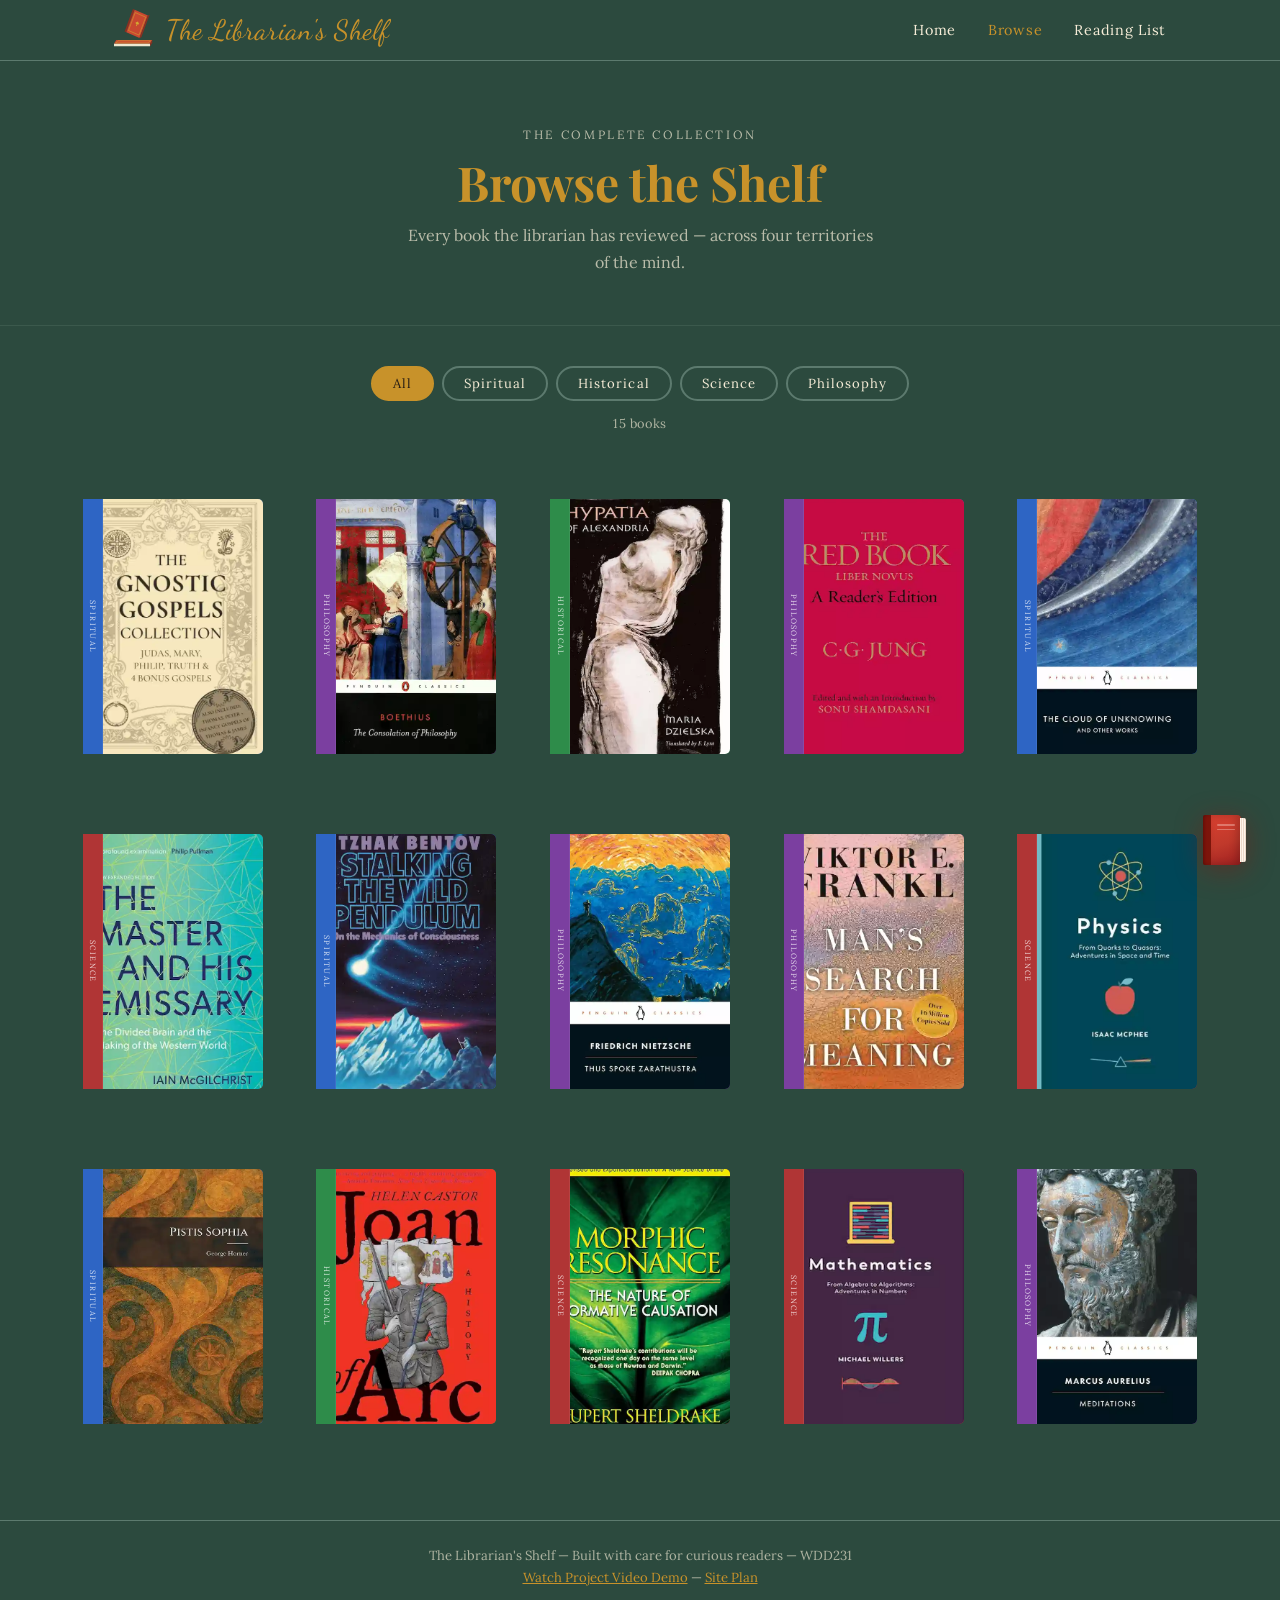
<file: project/articles/article.html>
<!DOCTYPE html>
<html lang="en">
<head>
  <meta charset="UTF-8">
  <meta name="viewport" content="width=device-width, initial-scale=1.0">
  <title>Review — The Librarian's Shelf</title>
  <meta name="description" content="An in-depth book review from The Librarian's Shelf.">
  <meta name="author" content="Tanner L">
  <meta name="theme-color" content="#1b3a2d">
  <meta property="og:site_name" content="The Librarian's Shelf">
  <meta property="og:title" content="Review — The Librarian's Shelf">
  <meta property="og:description" content="An in-depth book review from The Librarian's Shelf.">
  <meta property="og:image" content="https://jinzurei.github.io/wdd231/project/images/covers/librarianimage02.webp">
  <meta property="og:url" content="https://jinzurei.github.io/wdd231/project/articles/article.html">
  <meta property="og:type" content="article">
  <meta name="twitter:card" content="summary_large_image">
  <meta name="twitter:title" content="Review — The Librarian's Shelf">
  <meta name="twitter:description" content="An in-depth book review from The Librarian's Shelf.">
  <meta name="twitter:image" content="https://jinzurei.github.io/wdd231/project/images/covers/librarianimage02.webp">
  <link rel="icon" href="../images/logo.svg" type="image/svg+xml">
  <link rel="preconnect" href="https://fonts.googleapis.com">
  <link rel="preconnect" href="https://fonts.gstatic.com" crossorigin>
  <link href="https://fonts.googleapis.com/css2?family=Dancing+Script:wght@600;700&family=Playfair+Display:ital,wght@0,400;0,700;1,400&family=Lora:ital,wght@0,400;0,500;1,400&display=swap" rel="stylesheet">
  <link rel="stylesheet" href="../styles/article.css">
  <script type="module" src="../scripts/article.js"></script>
  <script defer src="../scripts/book-widget.js"></script>
</head>
<body>

  <div class="reading-progress-bar" id="readingProgressBar" aria-hidden="true"></div>

  <!-- ── NAV ──────────────────────────────────────────────── -->
  <header class="site-header">
    <nav class="nav">
      <a href="../index.html" class="nav-brand">
        <img src="../images/logo.svg" class="nav-logo-img" alt="The Librarian's Shelf logo" width="44" height="44">
        The Librarian's Shelf
      </a>

      <button class="nav-toggle" id="navToggle"
              aria-label="Toggle navigation" aria-expanded="false">
        <span></span><span></span><span></span>
      </button>

      <ul class="nav-links" id="navLinks">
        <li><a href="../index.html">Home</a></li>
        <li><a href="../browse.html">Browse</a></li>
        <li><a href="../reading-list.html">Reading List</a></li>
      </ul>
    </nav>
  </header>

  <main>

    <!-- ── HERO ─────────────────────────────────────────────── -->
    <section class="article-hero" id="articleHero" aria-labelledby="bookTitle">

      <div class="hero-inner">

        <!-- Book cover -->
        <div class="hero-cover-col">
          <div class="hero-book" id="heroCover">
            <div class="hero-book-spine"><span class="spine-label" id="heroSpineLabel" aria-hidden="true"></span></div>
            <div class="hero-book-face">
              <img class="hero-book-img" id="heroCoverImg" src="" alt="Book cover image">
            </div>
          </div>
        </div>

        <!-- Metadata -->
        <div class="hero-meta-col">
          <div class="hero-badges">
            <span class="hero-genre-badge" id="heroGenre"></span>
          </div>
          <h1 class="hero-title" id="bookTitle"></h1>
          <p class="hero-author" id="heroAuthor"></p>
          <p class="hero-date" id="heroDate"></p>
          <p class="hero-description" id="heroDesc"></p>
          <div class="hero-actions">
            <a class="btn-amazon" id="amazonLink" href="#" target="_blank" rel="noopener noreferrer">
              Find on Amazon &#x2197;
            </a>
            <button class="hero-save-btn" id="saveBtn" aria-label="Save to reading list">
              <span id="saveBtnIcon" aria-hidden="true">♡</span>
              <span id="saveBtnLabel">Save</span>
            </button>
          </div>
        </div>

      </div>

    </section>

    <!-- ── ARTICLE BODY ──────────────────────────────────────── -->
    <article class="article-body">

      <div class="article-back">
        <a href="../browse.html" class="back-link">&#x2190; Back to Browse</a>
      </div>

      <div class="article-content" id="articleContent">
        <!-- Populated by article.js -->
      </div>

    </article>

  </main>

  <!-- ── FOOTER ─────────────────────────────────────────── -->
  <footer class="site-footer">
    <p>The Librarian's Shelf &mdash; Built with care for curious readers &mdash; WDD231</p>
    <p><a href="https://drive.google.com/file/d/1-vcFCSPWxxQDvTGVUtKUWM4RSNQQwb3Y/view?usp=sharing">Watch Project Video Demo</a> &mdash; <a href="../siteplan.html">Site Plan</a></p>
  </footer>


</body>
</html>
</file>
<file: styles/small.css>
:root {
  --primary: #e35336;
  --secondary: #ffd3ac;
  --dark: #8a2b0e;
  --bg: #fff8f0;
  --surface: #fffaf5;
  --soft: #f7e6d7;
  --text: #33241d;
  --line: #ddc0ac;
}

* { box-sizing: border-box; }

body {
  margin: 0;
  min-width: 320px;
  background: var(--bg);
  color: var(--text);
  font-family: "Gelasio", Georgia, serif;
  line-height: 1.45;
}

img {
  max-width: 100%;
  height: auto;
}

.container {
  width: min(1200px, calc(100% - 20px));
  margin: 0 auto;
}

.site-brand {
  display: flex;
  align-items: center;
  gap: 0.45rem;
  padding: 0.45rem 0;
}

.site-brand p,
.footer-content p,
.panel-body,
.filter-row button,
.course-card {
  margin: 0;
}

.site-brand p {
  font-size: 0.98rem;
}

.menu-button {
  margin-left: auto;
  border: 1px solid #bc9f8f;
  background: var(--surface);
  color: var(--text);
  font: inherit;
  border-radius: 0.25rem;
  padding: 0.1rem 0.45rem;
  cursor: pointer;
}

.logo-mark {
  width: 22px;
  height: 22px;
  border: 1px solid #8f5e50;
  background:
    linear-gradient(45deg, transparent 47%, #8f5e50 47%, #8f5e50 53%, transparent 53%),
    linear-gradient(-45deg, transparent 47%, #8f5e50 47%, #8f5e50 53%, transparent 53%),
    var(--secondary);
}

.site-nav {
  background: var(--dark);
  color: #fff;
}

.nav-list {
  margin: 0;
  padding: 0.22rem 0;
  list-style: none;
  display: none;
  flex-direction: column;
  gap: 0.25rem;
}

.nav-list.is-open {
  display: flex;
}

.nav-list a {
  display: inline-block;
  padding: 0.25rem 0.5rem;
  text-decoration: none;
  color: #fff;
  font-size: 0.82rem;
  border: 1px solid transparent;
}

.nav-list a:hover,
.nav-list a:focus-visible,
.nav-list a.is-active {
  border-color: var(--secondary);
}

.main-content {
  padding: 0.45rem 0 0.85rem;
}

h1 {
  margin: 0 0 0.45rem;
  font-size: 1.8rem;
}

.intro-grid {
  display: grid;
  gap: 0.75rem;
}

.panel {
  margin-bottom: 0.7rem;
}

.panel h2 {
  margin: 0 0 0.18rem;
  padding: 0.18rem 0.5rem;
  background: var(--dark);
  color: #fff;
  font-size: 0.85rem;
  text-align: center;
}

.panel-body {
  min-height: 145px;
  background: var(--surface);
  padding: 0.55rem;
  border: 1px solid var(--line);
  font-size: 0.82rem;
}

.student-photo {
  display: block;
  width: min(100%, 180px);
  margin: 0 auto;
  border: 1px solid var(--line);
  border-radius: 0.25rem;
}

.filter-row,
.course-row {
  display: grid;
  gap: 0.6rem;
}

.filter-row {
  grid-template-columns: repeat(3, minmax(0, 1fr));
  margin-bottom: 0.75rem;
}

.filter-row button {
  width: 100%;
  min-height: 2.75rem;
  padding: 0.5rem 0.5rem;
  border-radius: 0.35rem;
  border: 1px solid #bc9f8f;
  background: #fff4e8;
  color: var(--text);
  font: inherit;
  font-size: 0.8rem;
  font-weight: 600;
  text-align: center;
  cursor: pointer;
}

.filter-row button.is-active {
  background: var(--dark);
  color: #fff;
  border-color: var(--dark);
}

.course-row {
  grid-template-columns: 1fr;
}

.course-card {
  width: 100%;
  padding: 0.55rem 0.65rem;
  border-radius: 0.35rem;
  border: 1px solid #bc9f8f;
  background: var(--secondary);
  color: var(--text);
  text-align: center;
  display: grid;
  gap: 0.15rem;
}

.course-code {
  font-size: 0.84rem;
  font-weight: 700;
  letter-spacing: 0.03em;
}

.course-status {
  font-size: 0.68rem;
  text-transform: uppercase;
  letter-spacing: 0.08em;
}

.course-card.completed {
  background: #f3d1b9;
  border-color: var(--primary);
  color: #5a2415;
}

.course-card.not-completed {
  background: #fff2e3;
}

.credit-line {
  margin-top: 0.75rem;
  text-align: center;
  font-size: 0.8rem;
  font-weight: 600;
}

.social-band {
  padding: 0.15rem 0 0.2rem;
}

.social-links {
  display: flex;
  justify-content: center;
  gap: 0.45rem;
}

.social-links a {
  width: 48px;
  height: 48px;
  display: inline-flex;
  align-items: center;
  justify-content: center;
  text-decoration: none;
  color: #fff;
  background: var(--dark);
  border: 1px solid rgba(0, 0, 0, 0.08);
  font-weight: 700;
  border-radius: 0.25rem;
}

.social-links svg {
  width: 22px;
  height: 22px;
  fill: currentColor;
}

.site-footer {
  background: #ead6c7;
  color: var(--text);
  text-align: center;
}

.footer-content {
  padding: 0 0 0.55rem;
}

.footer-content p {
  margin: 0.1rem 0;
  font-size: 0.72rem;
}

:focus-visible {
  outline: 2px solid var(--primary);
  outline-offset: 2px;
}
</file>
<file: styles/larger.css>
@media (min-width: 700px) {
  .menu-button {
    display: none;
  }

  .nav-list {
    display: flex;
    flex-direction: row;
    flex-wrap: wrap;
  }

  .intro-grid {
    grid-template-columns: 2fr 1fr;
    align-items: start;
  }

  .course-row {
    grid-template-columns: repeat(3, minmax(0, 1fr));
  }

  .student-photo {
    width: min(100%, 150px);
  }
}
</file>
<file: chamber/styles/small.css>
:root {
  color-scheme: light;

  --clr-primary:     #b83018;
  --clr-accent:      #e35336;
  --clr-peach:       #ffd3ac;
  --clr-brown:       #6b1e07;

  --clr-bg:          #fff8f0;
  --clr-surface:     #ffffff;
  --clr-text:        #1a0e09;
  --clr-text-muted:  #4a3028;
  --clr-on-dark:     #ffffff;
  --clr-link:        #8b1a00;

  --clr-card-img-bg: #fff3e8;
  --clr-badge-text:  #4a1a08;
  --clr-badge-gold:  #c8900a;
  --clr-badge-silver:#5f5f72;

  --gap:    1rem;
  --radius: 0.5rem;
  --border: 1px solid #c8a88e;
}

body {
  min-width: 320px;
  background-color: var(--clr-bg);
  color: var(--clr-text);
  font-family: "Lato", "Helvetica Neue", Arial, sans-serif;
  font-size: 1rem;
  line-height: 1.6;
}

a {
  color: var(--clr-link);
  text-decoration: underline;
}

a:hover,
a:focus-visible {
  text-decoration: none;
  outline: 2px solid var(--clr-primary);
  outline-offset: 2px;
}

.container {
  width: min(1120px, calc(100% - 2rem));
  margin-inline: auto;
}

/* ── Header ─────────────────────────────────────────── */
.site-header {
  background-color: var(--clr-brown);
  color: var(--clr-on-dark);
}

.header-inner {
  display: flex;
  align-items: center;
  justify-content: space-between;
  gap: var(--gap);
  padding-block: 0.75rem;
}

.brand {
  display: flex;
  align-items: center;
  gap: 0.6rem;
  text-decoration: none;
  color: var(--clr-on-dark);
}

.brand:hover,
.brand:focus-visible {
  outline: 2px solid var(--clr-peach);
  outline-offset: 3px;
}

.brand-text {
  display: flex;
  flex-direction: column;
  gap: 0.1rem;
}

.brand-name {
  font-family: "Playfair Display", Georgia, serif;
  font-size: 1.15rem;
  font-weight: 700;
  line-height: 1.2;
}

.brand-tagline {
  font-size: 0.75rem;
  letter-spacing: 0.06em;
  opacity: 0.9;
}

.menu-btn {
  background: transparent;
  border: 2px solid var(--clr-on-dark);
  border-radius: 0.3rem;
  color: var(--clr-on-dark);
  font-size: 1.25rem;
  line-height: 1;
  padding: 0.3rem 0.55rem;
}

.menu-btn:focus-visible {
  outline: 2px solid var(--clr-peach);
  outline-offset: 2px;
}

/* ── Navigation ─────────────────────────────────────── */
.site-nav {
  background-color: var(--clr-primary);
  color: var(--clr-on-dark);
}

.nav-list {
  display: none;
  flex-direction: column;
  gap: 0.15rem;
  padding-block: 0.4rem;
}

.nav-list.open {
  display: flex;
}

.nav-list a {
  display: block;
  padding: 0.55rem 0.75rem;
  color: var(--clr-on-dark);
  text-decoration: none;
  font-weight: 700;
  font-size: 0.95rem;
  border-left: 4px solid transparent;
  transition: border-color 0.15s, background-color 0.15s;
}

.nav-list a:hover,
.nav-list a:focus-visible {
  background-color: rgba(255, 255, 255, 0.12);
  border-left-color: var(--clr-peach);
  outline: none;
}

.nav-list a.active {
  border-left-color: var(--clr-peach);
  background-color: rgba(0, 0, 0, 0.18);
}

/* ── Main content ───────────────────────────────────── */
.main-content {
  padding-block: 1.25rem 2rem;
}

.main-content h1 {
  font-family: "Playfair Display", Georgia, serif;
  font-size: 1.9rem;
  color: var(--clr-brown);
  margin-bottom: 0.25rem;
}

.intro {
  color: var(--clr-text-muted);
  margin-bottom: 1rem;
  font-size: 0.95rem;
}

/* ── Directory view controls ────────────────────────── */
.view-controls {
  display: flex;
  gap: 0.5rem;
  margin-bottom: 1.25rem;
}

.view-btn {
  border: 2px solid var(--clr-primary);
  border-radius: var(--radius);
  background-color: var(--clr-surface);
  color: var(--clr-primary);
  font-size: 0.9rem;
  font-weight: 700;
  padding: 0.45rem 0.9rem;
  transition: background-color 0.15s, color 0.15s;
}

.view-btn:hover {
  background-color: var(--clr-peach);
}

.view-btn.active {
  background-color: var(--clr-primary);
  color: var(--clr-on-dark);
}

.view-btn:focus-visible {
  outline: 2px solid var(--clr-brown);
  outline-offset: 2px;
}

/* ── Member / Spotlight shared card shell ───────────── */
.member-card,
.spotlight-card {
  background-color: var(--clr-surface);
  border: var(--border);
  border-radius: var(--radius);
  overflow: hidden;
  display: flex;
  flex-direction: column;
}

/* ── Card image wrap (member + spotlight) ───────────── */
.card-img-wrap,
.spotlight-img-wrap {
  background-color: var(--clr-card-img-bg);
  padding: 0.75rem;
  display: flex;
  align-items: center;
  justify-content: center;
  border-bottom: var(--border);
}

.card-img-wrap { min-height: 130px; }
.spotlight-img-wrap { min-height: 110px; }

.card-img-wrap img,
.spotlight-img-wrap img {
  width: 100%;
  object-fit: contain;
}

.card-img-wrap img    { max-height: 100px; }
.spotlight-img-wrap img { max-height: 80px; }

/* ── Card body (member + spotlight) ────────────────── */
.card-body,
.spotlight-body {
  padding: 0.85rem;
  display: flex;
  flex-direction: column;
  gap: 0.3rem;
  flex: 1;
}

/* ── Card name (member + spotlight) ────────────────── */
.card-name,
.spotlight-name {
  font-family: "Playfair Display", Georgia, serif;
  color: var(--clr-brown);
}

.card-name     { font-size: 1.05rem; }
.spotlight-name { font-size: 1rem; margin-bottom: 0.1rem; }

/* ── Membership badge ───────────────────────────────── */
.card-badge {
  display: inline-block;
  width: fit-content;
  padding: 0.15rem 0.6rem;
  border-radius: 999px;
  font-size: 0.72rem;
  font-weight: 700;
  letter-spacing: 0.05em;
  text-transform: uppercase;
  background-color: var(--clr-peach);
  color: var(--clr-badge-text);
}

.card-badge.badge-gold   { background-color: var(--clr-badge-gold);   color: var(--clr-on-dark); }
.card-badge.badge-silver { background-color: var(--clr-badge-silver); color: var(--clr-on-dark); }

/* ── Card detail text (member + spotlight) ──────────── */
.card-detail,
.spotlight-detail {
  color: var(--clr-text);
}

.card-detail    { font-size: 0.88rem; }
.spotlight-detail { font-size: 0.85rem; }

.card-detail a {
  color: var(--clr-link);
  word-break: break-word;
}

/* ── Member grid ─────────────────────────────────────── */
.member-grid {
  display: grid;
  grid-template-columns: 1fr;
  gap: var(--gap);
}

.member-grid.list-view {
  gap: 0;
  border: var(--border);
  border-radius: var(--radius);
  overflow: hidden;
}

.member-grid.list-view .member-card {
  flex-direction: row;
  align-items: center;
  border-radius: 0;
  border: none;
  border-bottom: var(--border);
}

.member-grid.list-view .member-card:last-child {
  border-bottom: none;
}

.member-grid.list-view .card-img-wrap {
  display: none;
}

.member-grid.list-view .card-body {
  padding: 0.65rem 0.9rem;
}

/* ── Hero ────────────────────────────────────────────── */
.hero {
  position: relative;
  overflow: hidden;
  background-color: var(--clr-text);
  max-height: 420px;
}

.hero-img {
  display: block;
  width: 100%;
  height: 320px;
  object-fit: cover;
  object-position: center bottom;
}

.hero-overlay {
  position: absolute;
  inset: 0;
  background: linear-gradient(
    to bottom,
    rgba(10, 5, 2, 0.15) 0%,
    rgba(10, 5, 2, 0.65) 100%
  );
  display: flex;
  flex-direction: column;
  align-items: center;
  justify-content: flex-end;
  padding: 1.5rem 1rem 2rem;
  text-align: center;
}

.hero-title {
  font-family: "Playfair Display", Georgia, serif;
  font-size: 1.6rem;
  color: var(--clr-on-dark);
  line-height: 1.2;
  margin-bottom: 0.4rem;
  text-shadow: 0 1px 4px rgba(0, 0, 0, 0.6);
}

.hero-sub {
  font-size: 0.95rem;
  color: var(--clr-peach);
  margin-bottom: 1.1rem;
  text-shadow: 0 1px 3px rgba(0, 0, 0, 0.5);
}

.cta-btn {
  display: inline-block;
  background-color: var(--clr-primary);
  color: var(--clr-on-dark);
  font-weight: 700;
  font-size: 0.95rem;
  padding: 0.65rem 1.5rem;
  border-radius: var(--radius);
  text-decoration: none;
  transition: background-color 0.15s, transform 0.1s;
  box-shadow: 0 2px 8px rgba(0, 0, 0, 0.35);
}

.cta-btn:hover,
.cta-btn:focus-visible {
  background-color: var(--clr-brown);
  text-decoration: none;
  outline: 2px solid var(--clr-peach);
  outline-offset: 2px;
  transform: translateY(-1px);
}

/* ── Home sections ───────────────────────────────────── */
.home-section {
  padding-block: 1.5rem;
  border-bottom: var(--border);
}

.home-section:last-child {
  border-bottom: none;
}

.section-heading {
  font-family: "Playfair Display", Georgia, serif;
  font-size: 1.45rem;
  color: var(--clr-brown);
  margin-bottom: 1rem;
}

/* ── Events ──────────────────────────────────────────── */
.events-grid {
  display: grid;
  grid-template-columns: 1fr;
  gap: var(--gap);
}

.event-card {
  background-color: var(--clr-surface);
  border: var(--border);
  border-radius: var(--radius);
  padding: 0.9rem 1rem;
  display: grid;
  grid-template-columns: auto 1fr;
  gap: 0.75rem;
  align-items: start;
}

.event-date-box {
  background-color: var(--clr-primary);
  color: var(--clr-on-dark);
  border-radius: var(--radius);
  text-align: center;
  padding: 0.4rem 0.6rem;
  min-width: 3rem;
}

.event-month {
  font-size: 0.65rem;
  font-weight: 700;
  letter-spacing: 0.08em;
  text-transform: uppercase;
  opacity: 0.85;
}

.event-day {
  font-size: 1.5rem;
  font-weight: 700;
  line-height: 1;
}

.event-title {
  font-family: "Playfair Display", Georgia, serif;
  font-size: 1rem;
  color: var(--clr-brown);
  margin-bottom: 0.2rem;
}

.event-meta {
  font-size: 0.82rem;
  color: var(--clr-text-muted);
}

/* ── Weather ─────────────────────────────────────────── */
.weather-widget {
  background-color: var(--clr-surface);
  border: var(--border);
  border-radius: var(--radius);
  padding: 1rem;
}

.weather-location {
  font-size: 0.8rem;
  color: var(--clr-text-muted);
  margin-bottom: 0.75rem;
  text-transform: uppercase;
  letter-spacing: 0.07em;
}

.weather-current-wrap {
  display: flex;
  align-items: center;
  gap: 0.75rem;
  margin-bottom: 1rem;
}

.weather-icon { flex-shrink: 0; }

.weather-temp {
  font-family: "Playfair Display", Georgia, serif;
  font-size: 2.4rem;
  color: var(--clr-brown);
  line-height: 1;
  margin-bottom: 0.15rem;
}

.weather-desc {
  font-size: 0.92rem;
  margin-bottom: 0.15rem;
}

.weather-meta,
.weather-error {
  font-size: 0.8rem;
  color: var(--clr-text-muted);
}

.weather-error { padding: 0.5rem; }

.weather-forecast-wrap {
  border-top: var(--border);
  padding-top: 0.75rem;
}

.forecast-title {
  font-size: 0.8rem;
  font-weight: 700;
  color: var(--clr-text-muted);
  text-transform: uppercase;
  letter-spacing: 0.07em;
  margin-bottom: 0.5rem;
}

.forecast-grid {
  display: grid;
  grid-template-columns: repeat(3, 1fr);
  gap: 0.5rem;
  text-align: center;
}

.forecast-day {
  background-color: var(--clr-bg);
  border-radius: var(--radius);
  padding: 0.5rem 0.25rem;
}

.forecast-label {
  font-size: 0.72rem;
  font-weight: 700;
  color: var(--clr-text-muted);
  margin-bottom: 0.15rem;
}

.forecast-temp {
  font-size: 1rem;
  font-weight: 700;
  color: var(--clr-brown);
}

.forecast-desc {
  font-size: 0.7rem;
  color: var(--clr-text-muted);
}

/* ── Spotlights ──────────────────────────────────────── */
.spotlights-grid {
  display: grid;
  grid-template-columns: 1fr;
  gap: var(--gap);
}

.spotlight-link {
  font-size: 0.85rem;
  color: var(--clr-link);
  word-break: break-word;
  margin-top: auto;
  padding-top: 0.3rem;
}

/* ── Home main grid (mobile: stacked) ───────────────── */
.home-main-grid {
  display: grid;
  grid-template-columns: 1fr;
  gap: 0;
}

/* ── Footer ──────────────────────────────────────────── */
.site-footer {
  background-color: var(--clr-brown);
  color: var(--clr-on-dark);
  padding-block: 1.25rem;
}

.footer-inner {
  display: grid;
  grid-template-columns: 1fr;
  gap: 1.25rem;
}

.footer-inner h2 {
  font-size: 1rem;
  margin-bottom: 0.4rem;
  color: var(--clr-peach);
}

.footer-inner p,
.footer-inner address {
  font-size: 0.88rem;
  line-height: 1.6;
  font-style: normal;
}

.footer-inner a { color: var(--clr-peach); }

.footer-inner a:hover,
.footer-inner a:focus-visible {
  text-decoration: none;
  outline: 2px solid var(--clr-peach);
  outline-offset: 2px;
}

/* ── Join / Thank-You pages ──────────────────────────── */
.join-page-heading {
  font-family: "Playfair Display", Georgia, serif;
  font-size: 1.9rem;
  color: var(--clr-brown);
  margin-bottom: 0.25rem;
}

.join-layout {
  display: grid;
  grid-template-columns: 1fr;
  gap: 2rem;
  margin-top: 1.25rem;
}

/* ── Application form ───────────────────────────────── */
.join-form {
  background-color: var(--clr-surface);
  border: var(--border);
  border-radius: var(--radius);
  padding: 1.25rem;
  display: flex;
  flex-direction: column;
  gap: 1rem;
}

.form-required-note {
  font-size: 0.82rem;
  color: var(--clr-text-muted);
  margin: 0;
}

.required-star {
  color: var(--clr-primary);
  margin-left: 0.1rem;
}

.join-form label {
  display: flex;
  flex-direction: column;
  gap: 0.3rem;
  font-weight: 700;
  font-size: 0.9rem;
  color: var(--clr-text);
}

.field-hint {
  font-weight: 400;
  font-size: 0.78rem;
  color: var(--clr-text-muted);
}

.join-form input[type="text"],
.join-form input[type="email"],
.join-form input[type="tel"],
.join-form select,
.join-form textarea {
  width: 100%;
  padding: 0.55rem 0.75rem;
  border: var(--border);
  border-radius: var(--radius);
  background-color: var(--clr-bg);
  color: var(--clr-text);
  font-family: inherit;
  font-size: 0.95rem;
  box-sizing: border-box;
  transition: border-color 0.15s, box-shadow 0.15s;
}

.join-form input:focus,
.join-form select:focus,
.join-form textarea:focus {
  outline: none;
  border-color: var(--clr-primary);
  box-shadow: 0 0 0 3px rgba(184, 48, 24, 0.15);
}

.join-form textarea {
  min-height: 90px;
  resize: vertical;
}

.join-submit {
  display: block;
  width: 100%;
  padding: 0.8rem;
  background-color: var(--clr-primary);
  color: var(--clr-on-dark);
  font-size: 1rem;
  font-weight: 700;
  font-family: inherit;
  border: none;
  border-radius: var(--radius);
  cursor: pointer;
  margin-top: 0.5rem;
  transition: background-color 0.15s, transform 0.1s;
}

.join-submit:hover,
.join-submit:focus-visible {
  background-color: var(--clr-brown);
  outline: 2px solid var(--clr-peach);
  outline-offset: 2px;
  transform: translateY(-1px);
}

/* ── Membership level cards ─────────────────────────── */
.membership-cards {
  display: grid;
  grid-template-columns: repeat(2, 1fr);
  gap: var(--gap);
}

@keyframes cardEntrance {
  from {
    opacity: 0;
    transform: translateY(24px);
  }
  to {
    opacity: 1;
    transform: translateY(0);
  }
}

.membership-card {
  background-color: var(--clr-surface);
  border: var(--border);
  border-radius: var(--radius);
  padding: 1rem 0.85rem;
  display: flex;
  flex-direction: column;
  align-items: center;
  text-align: center;
  gap: 0.35rem;
  opacity: 0;
  animation: cardEntrance 0.5s ease forwards;
}

.membership-card:nth-child(1) { animation-delay: 0.15s; }
.membership-card:nth-child(2) { animation-delay: 0.3s;  }
.membership-card:nth-child(3) { animation-delay: 0.45s; }
.membership-card:nth-child(4) { animation-delay: 0.6s;  }

.card-np     { border-top: 4px solid #4a7c4a; }
.card-bronze { border-top: 4px solid #cd7f32; }
.card-silver { border-top: 4px solid #80808f; }
.card-gold   { border-top: 4px solid var(--clr-badge-gold); }

.membership-card-title {
  font-family: "Playfair Display", Georgia, serif;
  font-size: 1rem;
  color: var(--clr-brown);
  margin: 0.15rem 0 0;
}

.membership-card-fee {
  font-size: 1rem;
  font-weight: 700;
  color: var(--clr-primary);
  margin: 0;
}

.membership-card-desc {
  font-size: 0.8rem;
  color: var(--clr-text-muted);
  flex: 1;
  margin: 0;
}

.membership-card-link {
  display: inline-block;
  margin-top: 0.5rem;
  padding: 0.4rem 0.85rem;
  background-color: var(--clr-primary);
  color: var(--clr-on-dark);
  font-size: 0.82rem;
  font-weight: 700;
  border-radius: var(--radius);
  text-decoration: none;
  transition: background-color 0.15s;
}

.membership-card-link:hover,
.membership-card-link:focus-visible {
  background-color: var(--clr-brown);
  text-decoration: none;
  outline: 2px solid var(--clr-brown);
  outline-offset: 2px;
}

/* ── Modals ─────────────────────────────────────────── */
dialog {
  border: none;
  border-radius: var(--radius);
  box-shadow: 0 8px 40px rgba(26, 14, 9, 0.25);
  max-width: 460px;
  width: calc(100% - 2rem);
  padding: 1.5rem;
  background-color: var(--clr-surface);
  color: var(--clr-text);
}

dialog::backdrop {
  background: rgba(26, 14, 9, 0.6);
}

.modal-header {
  display: flex;
  align-items: flex-start;
  justify-content: space-between;
  gap: 1rem;
  margin-bottom: 0.75rem;
}

.modal-title {
  font-family: "Playfair Display", Georgia, serif;
  font-size: 1.3rem;
  color: var(--clr-brown);
}

.modal-close {
  flex-shrink: 0;
  background: transparent;
  border: 2px solid var(--clr-primary);
  border-radius: var(--radius);
  color: var(--clr-primary);
  font-size: 0.9rem;
  font-weight: 700;
  padding: 0.2rem 0.55rem;
  line-height: 1.4;
  cursor: pointer;
  transition: background-color 0.15s, color 0.15s;
}

.modal-close:hover,
.modal-close:focus-visible {
  background-color: var(--clr-primary);
  color: var(--clr-on-dark);
  outline: 2px solid var(--clr-brown);
  outline-offset: 2px;
}

.modal-fee {
  font-size: 1.05rem;
  font-weight: 700;
  color: var(--clr-primary);
  margin: 0 0 0.85rem;
}

.modal-benefits {
  list-style: none;
  padding: 0;
  margin: 0;
}

.modal-benefits li {
  padding: 0.4rem 0 0.4rem 1.5rem;
  border-bottom: 1px solid var(--clr-peach);
  font-size: 0.9rem;
  position: relative;
}

.modal-benefits li::before {
  content: "\2713";
  position: absolute;
  left: 0;
  color: var(--clr-primary);
  font-weight: 700;
}

.modal-benefits li:last-child {
  border-bottom: none;
}

/* ── Discover page ──────────────────────────────────── */
.discover-page-heading {
  font-family: "Playfair Display", Georgia, serif;
  font-size: 1.9rem;
  color: var(--clr-brown);
  margin-bottom: 0.25rem;
}

.visit-banner {
  background-color: var(--clr-surface);
  border: var(--border);
  border-left: 4px solid var(--clr-primary);
  border-radius: var(--radius);
  padding: 0.75rem 1rem;
  font-size: 0.92rem;
  color: var(--clr-text-muted);
  margin-bottom: 1.5rem;
}

/* Grid — small: single column, all 8 areas stacked */
.discover-grid {
  display: grid;
  grid-template-areas:
    "card1"
    "card2"
    "card3"
    "card4"
    "card5"
    "card6"
    "card7"
    "card8";
  grid-template-columns: 1fr;
  gap: var(--gap);
}

.discover-card {
  background-color: var(--clr-surface);
  border: var(--border);
  border-radius: var(--radius);
  overflow: hidden;
  display: flex;
  flex-direction: column;
}

.discover-figure {
  margin: 0;
  overflow: hidden;
  background-color: var(--clr-card-img-bg);
}

.discover-figure img {
  display: block;
  width: 100%;
  height: 200px;
  object-fit: cover;
}

.discover-body {
  padding: 1rem;
  display: flex;
  flex-direction: column;
  gap: 0.4rem;
  flex: 1;
}

.discover-title {
  font-family: "Playfair Display", Georgia, serif;
  font-size: 1.1rem;
  color: var(--clr-brown);
  margin: 0;
}

.discover-address {
  font-style: normal;
  font-size: 0.82rem;
  color: var(--clr-text-muted);
}

.discover-desc {
  font-size: 0.88rem;
  color: var(--clr-text);
  flex: 1;
  margin: 0;
}

.discover-btn {
  align-self: flex-start;
  margin-top: auto;
  padding: 0.45rem 1rem;
  background-color: var(--clr-primary);
  color: var(--clr-on-dark);
  font-size: 0.85rem;
  font-weight: 700;
  font-family: inherit;
  border: none;
  border-radius: var(--radius);
  cursor: pointer;
  transition: background-color 0.15s, transform 0.1s;
}

.discover-btn:hover,
.discover-btn:focus-visible {
  background-color: var(--clr-brown);
  outline: 2px solid var(--clr-brown);
  outline-offset: 2px;
  transform: translateY(-1px);
}

/* ── Thank-You page ─────────────────────────────────── */
.thankyou-content {
  max-width: 600px;
}

.submission-summary {
  margin-top: 1.5rem;
}

.submission-list {
  background-color: var(--clr-surface);
  border: var(--border);
  border-radius: var(--radius);
  padding: 1rem 1.25rem;
  margin: 0 0 1.5rem;
  display: grid;
  grid-template-columns: auto 1fr;
  gap: 0.5rem 1.5rem;
  align-items: baseline;
}

.submission-list dt {
  font-weight: 700;
  color: var(--clr-text-muted);
  font-size: 0.82rem;
  text-transform: uppercase;
  letter-spacing: 0.05em;
}

.submission-list dd {
  color: var(--clr-text);
  font-size: 0.95rem;
  margin: 0;
}

.thankyou-actions {
  display: flex;
  flex-wrap: wrap;
  gap: 0.75rem;
  margin-top: 1.5rem;
}

.cta-btn-outline {
  background-color: transparent;
  color: var(--clr-primary);
  border: 2px solid var(--clr-primary);
  box-shadow: none;
}

.cta-btn-outline:hover,
.cta-btn-outline:focus-visible {
  background-color: var(--clr-primary);
  color: var(--clr-on-dark);
}
</file>
<file: chamber/styles/larger.css>
@media (min-width: 640px) {
  .menu-btn {
    display: none;
  }

  .nav-list {
    display: flex !important;
    flex-direction: row;
    gap: 0.25rem;
    padding-block: 0.35rem;
  }

  .nav-list a {
    border-left: none;
    border-bottom: 3px solid transparent;
    padding: 0.45rem 0.85rem;
  }

  .nav-list a:hover,
  .nav-list a:focus-visible {
    background-color: rgba(255, 255, 255, 0.12);
    border-bottom-color: var(--clr-peach);
  }

  .nav-list a.active {
    border-bottom-color: var(--clr-peach);
    background-color: rgba(0, 0, 0, 0.18);
    border-left-color: transparent;
  }

  .member-grid {
    grid-template-columns: repeat(2, 1fr);
  }

  .footer-inner {
    grid-template-columns: repeat(2, 1fr);
  }
}

@media (min-width: 960px) {
  .member-grid {
    grid-template-columns: repeat(3, 1fr);
  }
}

@media (min-width: 640px) {
  .member-grid.list-view {
    grid-template-columns: 1fr;
  }
}

/* ─── Join page — larger layout ───────────────────── */
@media (min-width: 860px) {
  .join-layout {
    grid-template-columns: 2fr 1fr;
    align-items: start;
  }

  /* In the sidebar column, cards stack to a single column */
  .membership-cards {
    grid-template-columns: 1fr;
  }
}

/* ─── Discover page — medium layout (641–1024px) ──── */
@media (min-width: 641px) {
  /* Medium: 2-column grid; cards 3 and 6 span both columns */
  .discover-grid {
    grid-template-areas:
      "card1 card2"
      "card3 card3"
      "card4 card5"
      "card6 card6"
      "card7 card8";
    grid-template-columns: 1fr 1fr;
  }

  /* Wider cards show landscape image height */
  .discover-grid [style*="card3"] .discover-figure img,
  .discover-grid [style*="card6"] .discover-figure img {
    height: 220px;
  }
}

/* ─── Discover page — large layout (1025px+) ──────── */
@media (min-width: 1025px) {
  /* Large: 3-column; card1 and card4 span two columns */
  .discover-grid {
    grid-template-areas:
      "card1 card1 card2"
      "card3 card4 card4"
      "card5 card6 card7"
      "card8 card8 .  ";
    grid-template-columns: 1fr 1fr 1fr;
  }

  /* Image hover effect — only on larger screens */
  .discover-figure img {
    transition: transform 0.35s ease, filter 0.35s ease;
  }

  .discover-card:hover .discover-figure img,
  .discover-card:focus-within .discover-figure img {
    transform: scale(1.06);
    filter: brightness(1.1) saturate(1.2);
  }
}

/* ─── Home page — larger layout ───────────────────── */
@media (min-width: 640px) {
  .hero-img {
    height: 400px;
  }

  .hero-title {
    font-size: 2.2rem;
  }

  .hero-sub {
    font-size: 1.05rem;
  }

  .events-grid {
    grid-template-columns: repeat(2, 1fr);
  }

  .spotlights-grid {
    grid-template-columns: repeat(2, 1fr);
  }
}

@media (min-width: 860px) {
  .hero-img {
    height: 420px;
  }

  /* Side-by-side: events left, weather right */
  .home-main-grid {
    grid-template-columns: 1fr 1fr;
    gap: var(--gap);
    align-items: start;
  }

  /* Events and weather sit side by side */
  .home-section-events,
  .home-section-weather {
    border-bottom: none;
  }

  /* Spotlights spans full width below */
  .home-section-spotlights {
    grid-column: 1 / -1;
  }

  .spotlights-grid {
    grid-template-columns: repeat(3, 1fr);
  }
}
</file>
<file: project/styles/base.css>
/* Shared file intentionally has no selectors to avoid duplicate-rule checks. */
</file>
<file: project/styles/home.css>
/* ── Reset & Variables ───────────────────────────────────────── */
*, *::before, *::after { box-sizing: border-box; margin: 0; padding: 0; }

:root {
  --green:      #2C4A3E;
  --cream:      #F5ECD7;
  --amber:      #C8922A;
  --amber-dark: #a87520;
  --brown:      #2A1F14;
  --sage:       #5C7A6E;

  --genre-spiritual:  #2E65C4;
  --genre-historical: #2E8C4A;
  --genre-science:    #B03535;
  --genre-philosophy: #7B3FA0;
}

html { font-size: 16px; scroll-behavior: smooth; }

body {
  background: var(--green);
  color: var(--cream);
  font-family: 'Lora', Georgia, serif;
  line-height: 1.7;
}

.sr-only {
  position: absolute;
  width: 1px; height: 1px;
  padding: 0; margin: -1px;
  overflow: hidden;
  clip: rect(0,0,0,0);
  white-space: nowrap;
  border-width: 0;
}

/* ── NAV ─────────────────────────────────────────────────────── */
.site-header {
  position: sticky;
  top: 0;
  z-index: 100;
  background: var(--green);
  border-bottom: 1px solid var(--sage);
}

.nav {
  max-width: 1100px;
  margin: 0 auto;
  padding: 0 1.5rem;
  height: 60px;
  display: flex;
  align-items: center;
  justify-content: space-between;
}

.nav-brand {
  font-family: 'Dancing Script', cursive;
  font-size: 1.75rem;
  color: var(--amber);
  text-decoration: none;
  letter-spacing: 0.02em;
  line-height: 1;
  display: flex;
  align-items: center;
  gap: 0.5rem;
}

.nav-logo-img {
  width: 44px;
  height: 44px;
  flex-shrink: 0;
}

.nav-links {
  list-style: none;
  display: flex;
  gap: 2rem;
}

.nav-links a {
  font-family: 'Lora', serif;
  font-size: 0.9rem;
  color: var(--cream);
  text-decoration: none;
  letter-spacing: 0.05em;
  transition: color 0.2s;
}

.nav-links a:hover,
.nav-links a.active { color: var(--amber); }

.nav-toggle {
  display: none;
  flex-direction: column;
  gap: 5px;
  background: none;
  border: none;
  cursor: pointer;
  padding: 6px;
}

.nav-toggle span {
  display: block;
  width: 24px;
  height: 2px;
  background: var(--cream);
  border-radius: 2px;
  transition: transform 0.25s, opacity 0.25s;
}

/* ── HERO ────────────────────────────────────────────────────── */
.hero {
  background: var(--green);
  padding: 3.5rem 1rem 4rem;
  display: flex;
  flex-direction: column;
  align-items: center;
}

.carousel-wrapper {
  display: flex;
  align-items: center;
  justify-content: center;
  gap: 1rem;
  width: 100%;
  max-width: 760px;
}

.carousel-btn {
  flex-shrink: 0;
  width: 42px;
  height: 42px;
  border-radius: 50%;
  border: 2px solid var(--sage);
  background: transparent;
  color: var(--cream);
  font-size: 1.5rem;
  line-height: 1;
  cursor: pointer;
  display: flex;
  align-items: center;
  justify-content: center;
  transition: background 0.2s, border-color 0.2s;
}

.carousel-btn:hover {
  background: var(--sage);
  border-color: var(--sage);
}

.carousel-scene {
  flex: 1;
  height: 420px;
  perspective: 1100px;
  perspective-origin: center 45%;
  display: flex;
  align-items: center;
  justify-content: center;
  overflow: visible;
}

.carousel-ring {
  position: relative;
  width: 0;
  height: 0;
  transform-style: preserve-3d;
  transition: transform 0.55s cubic-bezier(0.25, 0.46, 0.45, 0.94);
  cursor: grab;
}

.carousel-ring.dragging  { transition: none; cursor: grabbing; }
.carousel-ring.no-transition { transition: none; }

/* ── Book (carousel item) ────────────────────────────────────── */
.book {
  position: absolute;
  top: -135px;   /* -½ book height (270px) */
  left: -95px;   /* -½ book width  (190px) */
  width: 190px;
  height: 270px;
  cursor: pointer;
  transform-style: preserve-3d;
}

.book-cover {
  width: 100%;
  height: 100%;
  display: flex;
  border-radius: 0 6px 6px 0;
  box-shadow: 6px 6px 28px rgba(0,0,0,0.6);
  transition: box-shadow 0.35s, filter 0.35s;
  filter: brightness(0.68);
  user-select: none;
}

.book.active .book-cover {
  box-shadow: 10px 10px 42px rgba(0,0,0,0.65), 0 0 36px rgba(200,146,42,0.3);
  filter: brightness(1);
}

.book-spine {
  width: 22px;
  background: rgba(0,0,0,0.45);
  border-right: 1px solid rgba(255,255,255,0.07);
  border-radius: 3px 0 0 3px;
  flex-shrink: 0;
  display: flex;
  align-items: center;
  justify-content: center;
  overflow: hidden;
}

.book.genre-spiritual  .book-spine { background: var(--genre-spiritual); }
.book.genre-historical .book-spine { background: var(--genre-historical); }
.book.genre-science    .book-spine { background: var(--genre-science); }
.book.genre-philosophy .book-spine { background: var(--genre-philosophy); }

/* Spine genre label */
.spine-label {
  writing-mode: vertical-rl;
  text-orientation: mixed;
  font-family: 'Lora', serif;
  font-size: 0.52rem;
  letter-spacing: 0.18em;
  text-transform: uppercase;
  color: rgba(255, 255, 255, 0.8);
  white-space: nowrap;
  overflow: hidden;
  user-select: none;
  pointer-events: none;
}

/* Face = full image area */
.book-face {
  flex: 1;
  position: relative;
  overflow: hidden;
  border-radius: 0 6px 6px 0;
}

/* Coloured fallback shown when no image is present */
.book-placeholder {
  position: absolute;
  inset: 0;
  background: var(--book-color, var(--amber));
  background-image: linear-gradient(150deg, rgba(255,255,255,0.12) 0%, rgba(0,0,0,0.3) 100%);
}

/* The actual cover image — sits on top of placeholder */
.book-img {
  position: absolute;
  inset: 0;
  width: 100%;
  height: 100%;
  object-fit: cover;
  display: block;
  pointer-events: none;
  user-select: none;
}

.card-book-img {
  position: absolute;
  inset: 0;
  width: 100%;
  height: 100%;
  object-fit: cover;
  display: block;
  pointer-events: none;
  user-select: none;
}



/* ── Info panel ──────────────────────────────────────────────── */
.carousel-info {
  text-align: center;
  max-width: 540px;
  width: 100%;
  padding: 1.8rem 1.5rem 0;
  margin-top: 2.5rem;
  position: relative;
  z-index: 10;
  height: 260px;
  overflow: hidden;
}

.fetch-error {
  color: var(--amber);
  font-size: 1rem;
  text-align: center;
  padding: 1.5rem;
}

.info-genre {
  font-family: 'Lora', serif;
  font-size: 0.72rem;
  letter-spacing: 0.18em;
  text-transform: uppercase;
  color: #A8C4B8;
  margin-bottom: 0.4rem;
}

.info-title {
  font-family: 'Playfair Display', serif;
  font-size: 1.75rem;
  color: var(--amber);
  line-height: 1.2;
  margin-bottom: 0.25rem;
}

.info-author {
  font-family: 'Lora', serif;
  font-size: 0.92rem;
  color: #A8C4B8;
  margin-bottom: 1rem;
}

.info-desc {
  font-family: 'Lora', serif;
  font-size: 0.9rem;
  line-height: 1.75;
  color: rgba(245,236,215,0.82);
  margin-bottom: 1.5rem;
}

.btn-read {
  display: inline-block;
  background: var(--amber);
  color: var(--cream);
  font-family: 'Playfair Display', serif;
  font-size: 0.95rem;
  padding: 0.6rem 1.8rem;
  border-radius: 2rem;
  text-decoration: none;
  transition: background 0.2s;
}

.btn-read:hover { background: var(--amber-dark); }

/* ── ABOUT ───────────────────────────────────────────────────── */
.about {
  background: var(--cream);
  color: var(--brown);
  padding-top: 1.5rem;
  padding-bottom: 0;
  overflow: hidden;
}

.about-inner {
  position: relative;
  max-width: 1100px;
  margin: 0 auto;
  min-height: 460px;
  padding: 3rem 2rem 2.5rem 420px;
}

.about-portrait {
  position: absolute;
  left: -30px;
  bottom: 0;
  width: 520px;
  height: 100%;
}

.portrait-img {
  width: 100%;
  height: 100%;
  object-fit: contain;
  object-position: bottom left;
  display: block;
  transform: scaleX(-1);
}

.about-text {
  position: relative;
  z-index: 1;
  max-width: 520px;
}

.portrait-name {
  position: absolute;
  top: 37%;
  left: 65px;
  font-family: 'Playfair Display', serif;
  font-size: 0.7rem;
  color: var(--green);
  white-space: nowrap;
  z-index: 2;
  letter-spacing: 0.04em;
  line-height: 1.5;
}


.about-text h2 {
  font-family: 'Playfair Display', serif;
  font-size: 1.9rem;
  color: var(--amber);
  margin-bottom: 1.1rem;
}

.about-text p {
  font-family: 'Lora', serif;
  font-size: 0.97rem;
  color: var(--brown);
  line-height: 1.85;
  margin-bottom: 0.9rem;
}

.about-text blockquote {
  margin-top: 1.5rem;
  padding-left: 1.2rem;
  border-left: 3px solid var(--amber);
  font-family: 'Dancing Script', cursive;
  font-size: 1.35rem;
  color: var(--green);
  line-height: 1.55;
}

/* ── RECENT REVIEWS ──────────────────────────────────────────── */
.recent-reviews {
  background: var(--green);
  padding: 5rem 2rem;
}

.reviews-header {
  text-align: center;
  margin-bottom: 2.5rem;
}

.reviews-header h2 {
  font-family: 'Playfair Display', serif;
  font-size: 1.9rem;
  color: var(--amber);
  margin-bottom: 0.3rem;
}

.reviews-header p {
  font-family: 'Lora', serif;
  font-size: 0.9rem;
  color: rgba(245, 236, 215, 0.75);
}

.reviews-grid {
  max-width: 900px;
  margin: 0 auto 2.5rem;
  display: grid;
  grid-template-columns: repeat(auto-fit, minmax(260px, 1fr));
  gap: 1.5rem;
}

.review-card {
  background: var(--cream);
  border-radius: 10px;
  overflow: hidden;
  display: flex;
  flex-direction: column;
  box-shadow: 0 4px 22px rgba(0,0,0,0.3);
  transition: transform 0.25s;
}

.review-card:hover { transform: translateY(-5px); }

/* Book cover image area at top of card */
.card-cover-area {
  height: 170px;
  background: #192820;
  display: flex;
  align-items: center;
  justify-content: center;
}

.card-book-visual {
  display: flex;
  height: 138px;
  box-shadow: 6px 6px 18px rgba(0,0,0,0.55);
}

.card-book-spine {
  width: 14px;
  background: rgba(0,0,0,0.38);
  border-radius: 2px 0 0 2px;
  flex-shrink: 0;
  display: flex;
  align-items: center;
  justify-content: center;
  overflow: hidden;
}

.card-book-spine .spine-label {
  font-size: 0.42rem;
  letter-spacing: 0.12em;
}

.card-book-spine.genre-spiritual  { background: var(--genre-spiritual); }
.card-book-spine.genre-historical { background: var(--genre-historical); }
.card-book-spine.genre-science    { background: var(--genre-science); }
.card-book-spine.genre-philosophy { background: var(--genre-philosophy); }

.card-book-face {
  position: relative;
  overflow: hidden;
  width: 96px;
  background: var(--book-color, var(--amber));
  padding: 10px;
  display: flex;
  align-items: flex-end;
  border-radius: 0 2px 2px 0;
}

.card-book-label {
  font-family: 'Playfair Display', serif;
  font-size: 0.65rem;
  color: rgba(255,255,255,0.9);
  line-height: 1.3;
}

/* Card text content */
.card-body {
  padding: 1.2rem 1.3rem 1.3rem;
  display: flex;
  flex-direction: column;
  flex: 1;
}

.card-top-row {
  display: flex;
  justify-content: space-between;
  align-items: center;
  margin-bottom: 0.6rem;
}

.card-genre-badge {
  font-family: 'Lora', serif;
  font-size: 0.68rem;
  letter-spacing: 0.1em;
  text-transform: uppercase;
  padding: 0.2rem 0.65rem;
  border-radius: 2rem;
  background: var(--sage);
  color: var(--cream);
}

.card-genre-badge.genre-spiritual  { background: var(--genre-spiritual); }
.card-genre-badge.genre-historical { background: var(--genre-historical); }
.card-genre-badge.genre-science    { background: var(--genre-science); }
.card-genre-badge.genre-philosophy { background: var(--genre-philosophy); }

.save-btn {
  background: none;
  border: none;
  font-size: 1.15rem;
  cursor: pointer;
  color: #4A6B5C;
  transition: color 0.2s, transform 0.15s;
  padding: 2px;
  line-height: 1;
}

.save-btn:hover  { transform: scale(1.2); }
.save-btn.saved  { color: #c0392b; }

.card-title {
  font-family: 'Playfair Display', serif;
  font-size: 1.05rem;
  color: var(--brown);
  line-height: 1.3;
  margin-bottom: 0.15rem;
}

.card-author {
  font-family: 'Lora', serif;
  font-size: 0.82rem;
  color: #4A6B5C;
  font-style: italic;
  margin-bottom: 0.7rem;
}

.card-desc {
  font-family: 'Lora', serif;
  font-size: 0.87rem;
  color: var(--brown);
  line-height: 1.65;
  margin-bottom: 1rem;
  flex: 1;
}

.card-link {
  font-family: 'Playfair Display', serif;
  font-size: 0.88rem;
  color: var(--amber);
  text-decoration: none;
  transition: color 0.2s;
  align-self: flex-start;
}

.card-link:hover { color: var(--amber-dark); }

.browse-center { text-align: center; }

.btn-browse {
  display: inline-block;
  border: 2px solid var(--amber);
  color: var(--amber);
  font-family: 'Playfair Display', serif;
  font-size: 0.95rem;
  padding: 0.6rem 1.8rem;
  border-radius: 2rem;
  text-decoration: none;
  transition: background 0.2s, color 0.2s;
}

.btn-browse:hover {
  background: var(--amber);
  color: var(--cream);
}

/* ── NEWSLETTER ──────────────────────────────────────────────── */
.newsletter {
  background: var(--brown);
  padding: 4rem 2rem;
}

.newsletter-inner {
  max-width: 560px;
  margin: 0 auto;
  text-align: center;
}

.newsletter h2 {
  font-family: 'Dancing Script', cursive;
  font-size: 2.4rem;
  color: var(--amber);
  margin-bottom: 0.4rem;
}

.newsletter p {
  font-family: 'Lora', serif;
  font-size: 0.9rem;
  color: var(--cream);
  opacity: 0.75;
  margin-bottom: 1.5rem;
}

.newsletter-form {
  display: flex;
  gap: 0.5rem;
}

.newsletter-form input[type="email"] {
  flex: 1;
  padding: 0.65rem 1rem;
  border: 1px solid var(--sage);
  background: rgba(245,236,215,0.08);
  color: var(--cream);
  border-radius: 6px;
  font-family: 'Lora', serif;
  font-size: 0.93rem;
}

.newsletter-form input::placeholder { color: #A8C4B8; }

.newsletter-form input:focus {
  outline: 2px solid var(--amber);
  outline-offset: 1px;
}

.newsletter-form button {
  padding: 0.65rem 1.4rem;
  background: var(--amber);
  color: var(--brown);
  border: none;
  border-radius: 6px;
  font-family: 'Playfair Display', serif;
  font-size: 0.93rem;
  cursor: pointer;
  transition: background 0.2s;
  white-space: nowrap;
}

.newsletter-form button:hover { background: var(--amber-dark); }

.newsletter-thanks {
  font-family: 'Dancing Script', cursive;
  font-size: 1.4rem;
  color: var(--amber);
}

/* ── FOOTER ──────────────────────────────────────────────────── */
.site-footer {
  background: var(--green);
  border-top: 1px solid var(--sage);
  padding: 1.5rem;
  text-align: center;
  font-family: 'Lora', serif;
  font-size: 0.82rem;
  color: rgba(245, 236, 215, 0.65);
}

.site-footer a { color: var(--amber); }

/* ── RESPONSIVE ──────────────────────────────────────────────── */
@media (max-width: 640px) {
  .nav-toggle { display: flex; }

  .nav-links {
    display: none;
    position: absolute;
    top: 60px;
    left: 0;
    right: 0;
    background: var(--green);
    flex-direction: column;
    padding: 0.25rem 0;
    gap: 0;
    border-top: 1px solid var(--sage);
    border-bottom: 1px solid var(--sage);
  }

  .nav-links.open { display: flex; }

  .nav-links li a {
    display: block;
    padding: 0.75rem 1.5rem;
    border-bottom: 1px solid rgba(92,122,110,0.2);
  }

  .book {
    width: 130px;
    height: 190px;
    top: -95px;
    left: -65px;
  }

  .carousel-scene { height: 310px; }

  .info-title { font-size: 1.3rem; }

  .about-inner {
    padding: 0 1.5rem 2.5rem;
    min-height: auto;
  }

  .about-portrait {
    position: relative;
    width: 70%;
    height: 280px;
    margin: 0 auto;
  }

  .portrait-name {
    top: 0.5rem;
    left: 50%;
    transform: translateX(-50%);
  }

  .about-text {
    padding: 1.5rem 0 0;
    max-width: 100%;
  }

  .about-text blockquote {
    border-left: none;
    border-top: 3px solid var(--amber);
    padding-left: 0;
    padding-top: 1rem;
    margin-top: 1rem;
  }

  .newsletter-form { flex-direction: column; }
}
</file>
<file: project/styles/browse.css>
/* ── Reset & Variables ───────────────────────────────────────── */
*, *::before, *::after { box-sizing: border-box; margin: 0; padding: 0; }

:root {
  --green:      #2C4A3E;
  --cream:      #F5ECD7;
  --amber:      #C8922A;
  --amber-dark: #a87520;
  --brown:      #2A1F14;
  --sage:       #5C7A6E;

  --genre-spiritual:  #2E65C4;
  --genre-historical: #2E8C4A;
  --genre-science:    #B03535;
  --genre-philosophy: #7B3FA0;
}

html { font-size: 16px; scroll-behavior: smooth; }

body {
  background: var(--green);
  color: var(--cream);
  font-family: 'Lora', Georgia, serif;
  line-height: 1.7;
  overflow-x: hidden;
}

.sr-only {
  position: absolute;
  width: 1px; height: 1px;
  padding: 0; margin: -1px;
  overflow: hidden;
  clip: rect(0,0,0,0);
  white-space: nowrap;
  border-width: 0;
}

/* ── NAV ─────────────────────────────────────────────────────── */
.site-header {
  position: sticky;
  top: 0;
  z-index: 100;
  background: var(--green);
  border-bottom: 1px solid var(--sage);
}

.nav {
  max-width: 1100px;
  margin: 0 auto;
  padding: 0 1.5rem;
  height: 60px;
  display: flex;
  align-items: center;
  justify-content: space-between;
}

.nav-brand {
  font-family: 'Dancing Script', cursive;
  font-size: 1.75rem;
  color: var(--amber);
  text-decoration: none;
  letter-spacing: 0.02em;
  line-height: 1;
  display: flex;
  align-items: center;
  gap: 0.5rem;
}

.nav-logo-img {
  width: 44px;
  height: 44px;
  flex-shrink: 0;
}

.nav-links {
  list-style: none;
  display: flex;
  gap: 2rem;
}

.nav-links a {
  font-family: 'Lora', serif;
  font-size: 0.9rem;
  color: var(--cream);
  text-decoration: none;
  letter-spacing: 0.05em;
  transition: color 0.2s;
}

.nav-links a:hover,
.nav-links a.active { color: var(--amber); }

.nav-toggle {
  display: none;
  flex-direction: column;
  gap: 5px;
  background: none;
  border: none;
  cursor: pointer;
  padding: 6px;
}

.nav-toggle span {
  display: block;
  width: 24px;
  height: 2px;
  background: var(--cream);
  border-radius: 2px;
  transition: transform 0.25s, opacity 0.25s;
}

/* ── PAGE HEADER ─────────────────────────────────────────────── */
.browse-hero {
  text-align: center;
  padding: 4rem 2rem 3rem;
  background: var(--green);
  border-bottom: 1px solid rgba(92, 122, 110, 0.3);
}

.browse-hero-label {
  font-family: 'Lora', serif;
  font-size: 0.75rem;
  letter-spacing: 0.22em;
  text-transform: uppercase;
  color: rgba(245, 236, 215, 0.7);
  margin-bottom: 0.6rem;
}

.browse-hero-title {
  font-family: 'Playfair Display', serif;
  font-size: 3rem;
  color: var(--amber);
  line-height: 1.15;
  margin-bottom: 0.75rem;
}

.browse-hero-sub {
  font-family: 'Lora', serif;
  font-size: 1rem;
  color: rgba(245, 236, 215, 0.7);
  max-width: 480px;
  margin: 0 auto;
}

/* ── FILTER BAR ──────────────────────────────────────────────── */
.filter-section {
  display: flex;
  flex-direction: column;
  align-items: center;
  gap: 0.75rem;
  padding: 2.5rem 2rem 0;
}

.filter-bar {
  display: flex;
  gap: 0.5rem;
  flex-wrap: wrap;
  justify-content: center;
}

.filter-btn {
  font-family: 'Lora', serif;
  font-size: 0.82rem;
  letter-spacing: 0.08em;
  padding: 0.45rem 1.25rem;
  border-radius: 2rem;
  border: 2px solid var(--sage);
  background: transparent;
  color: var(--cream);
  cursor: pointer;
  transition: background 0.2s, border-color 0.2s, color 0.2s;
}

.filter-btn:hover {
  border-color: var(--amber);
  color: var(--amber);
}

.filter-btn.active {
  background: var(--amber);
  border-color: var(--amber);
  color: var(--brown);
}

.book-count {
  font-family: 'Lora', serif;
  font-size: 0.8rem;
  color: rgba(245, 236, 215, 0.65);
  letter-spacing: 0.05em;
  min-height: 1.2em;
}

/* ── BROWSE GRID ─────────────────────────────────────────────── */
.browse-catalog {
  padding: 4rem 2rem 6rem;
  max-width: 1200px;
  margin: 0 auto;
}

.browse-grid {
  display: grid;
  grid-template-columns: repeat(auto-fill, minmax(180px, 1fr));
  column-gap: 2rem;
  row-gap: 5rem;
  justify-items: center;
}

.fetch-error {
  grid-column: 1 / -1;
  text-align: center;
  padding: 2rem;
  color: var(--amber);
  font-size: 1rem;
}

/* ── BOOK ITEM ───────────────────────────────────────────────── */
.book-item {
  position: relative;
  width: 180px;
  height: 255px;
}

.book-item:hover { z-index: 10; }

/* ── BOOK COVER (3D) ─────────────────────────────────────────── */
.book-cover {
  position: absolute;
  left: 0;
  top: 0;
  width: 180px;
  height: 255px;
  z-index: 2;
  cursor: pointer;
  border-top-right-radius: 5px;
  border-bottom-right-radius: 5px;
  overflow: hidden;
  transform-origin: left center;
  -webkit-backface-visibility: hidden;
  transition: transform 0.3s ease-in-out, box-shadow 0.3s ease-in-out;
  background-color: var(--book-color, var(--amber));
  background-image: linear-gradient(
    150deg,
    rgba(255, 255, 255, 0.09) 0%,
    transparent 55%
  );
}

/* Spine shadow strip */
.book-cover::before {
  content: '';
  position: absolute;
  left: 0;
  top: 0;
  width: 20px;
  height: 100%;
  background: rgba(0, 0, 0, 0.4);
  border-right: 1px solid rgba(255, 255, 255, 0.07);
  z-index: 5;
  pointer-events: none;
}

/* Gloss sheen — fades in on hover */
.book-cover::after {
  content: '';
  position: absolute;
  inset: 0;
  background: linear-gradient(-180deg, rgba(255, 255, 255, 0.13) 0%, transparent 60%);
  opacity: 0;
  transition: opacity 0.3s ease;
  z-index: 6;
  pointer-events: none;
}

/* Genre label on spine */
.book-spine-label {
  position: absolute;
  left: 0;
  top: 0;
  width: 20px;
  height: 100%;
  z-index: 6;
  display: flex;
  align-items: center;
  justify-content: center;
  writing-mode: vertical-rl;
  text-orientation: mixed;
  font-family: 'Lora', serif;
  font-size: 0.48rem;
  letter-spacing: 0.18em;
  text-transform: uppercase;
  color: rgba(255, 255, 255, 0.8);
  white-space: nowrap;
  overflow: hidden;
  pointer-events: none;
  user-select: none;
}

.book-img {
  position: absolute;
  inset: 0;
  width: 100%;
  height: 100%;
  object-fit: cover;
  display: block;
  z-index: 1;
  pointer-events: none;
  user-select: none;
}

/* Spine colour locked to genre — survives cover image being added */
.book-cover.genre-spiritual::before  { background: var(--genre-spiritual); }
.book-cover.genre-historical::before { background: var(--genre-historical); }
.book-cover.genre-science::before    { background: var(--genre-science); }
.book-cover.genre-philosophy::before { background: var(--genre-philosophy); }

/* Hover: tilt + page-thickness illusion */
.book-item:hover .book-cover {
  transform: rotateY(-28deg) rotateZ(-2deg) scale(1.02);
  box-shadow: 2px 4px 8px rgba(0, 0, 0, 0.55), 18px 6px 0 rgba(0, 0, 0, 0.2);
}

.book-item:hover .book-cover::after { opacity: 1; }

/* ── SLIDE-OUT INFO CARD ──────────────────────────────────────── */
.book-info-card {
  position: absolute;
  /* "Home" position is flush against the book's right edge */
  left: 180px;
  top: 0;
  width: 220px;
  height: 255px;
  z-index: 1;
  background: var(--cream);
  border-radius: 0 8px 8px 0;
  padding: 1rem 1rem 1rem 1.1rem;
  display: flex;
  flex-direction: column;
  gap: 0.3rem;
  box-shadow: 4px 4px 18px rgba(0, 0, 0, 0.35);
  isolation: isolate;
  /* Start fully retracted behind the book, invisible */
  transform: translateX(-220px);
  opacity: 0;
  pointer-events: none;
  transition: transform 0.3s ease-in-out, opacity 0.2s ease-in-out;
  overflow: hidden;
}

/* Slide out on hover */
.book-item:hover .book-info-card {
  transform: translateX(0);
  opacity: 1;
  pointer-events: auto;
}

/* Card flips to the left when near the right viewport edge */
.book-item.slide-left .book-info-card {
  left: auto;
  right: 180px;          /* card's right edge flush with book's left edge */
  border-radius: 8px 0 0 8px;
  box-shadow: -4px 4px 18px rgba(0, 0, 0, 0.35);
  transform: translateX(220px); /* retracted: shifted right, hidden behind book */
}

.book-item.slide-left:hover .book-info-card {
  transform: translateX(0);    /* slides left into view */
}

/* ── INFO CARD CONTENTS ──────────────────────────────────────── */
.info-genre {
  font-family: 'Lora', serif;
  font-size: 0.62rem;
  letter-spacing: 0.1em;
  text-transform: uppercase;
  padding: 0.18rem 0.6rem;
  border-radius: 2rem;
  background: var(--sage);
  color: var(--cream);
  align-self: flex-start;
  flex-shrink: 0;
}

.info-genre.genre-spiritual  { background: var(--genre-spiritual); }
.info-genre.genre-historical { background: var(--genre-historical); }
.info-genre.genre-science    { background: var(--genre-science); }
.info-genre.genre-philosophy { background: var(--genre-philosophy); }

.info-title {
  font-family: 'Playfair Display', serif;
  font-size: 0.92rem;
  font-weight: 700;
  color: var(--brown);
  line-height: 1.3;
  display: -webkit-box;
  -webkit-line-clamp: 2;
  -webkit-box-orient: vertical;
  overflow: hidden;
  flex-shrink: 0;
}

.info-author {
  font-family: 'Lora', serif;
  font-size: 0.76rem;
  font-style: italic;
  color: #4A6B5C;
  flex-shrink: 0;
}

.info-desc {
  font-family: 'Lora', serif;
  font-size: 0.76rem;
  color: var(--brown);
  line-height: 1.6;
  flex: 1;
  display: -webkit-box;
  -webkit-line-clamp: 4;
  -webkit-box-orient: vertical;
  overflow: hidden;
}

.info-actions {
  display: flex;
  align-items: center;
  justify-content: space-between;
  padding-top: 0.5rem;
  border-top: 1px solid rgba(92, 122, 110, 0.25);
  flex-shrink: 0;
}

.info-link {
  font-family: 'Playfair Display', serif;
  font-size: 0.78rem;
  color: var(--amber);
  text-decoration: none;
  transition: color 0.2s;
}

.info-link:hover { color: var(--amber-dark); }

.save-btn {
  background: none;
  border: none;
  font-size: 1.1rem;
  cursor: pointer;
  color: #4A6B5C;
  transition: color 0.2s, transform 0.15s;
  padding: 2px;
  line-height: 1;
}

.save-btn:hover  { transform: scale(1.2); }
.save-btn.saved  { color: #c0392b; }

/* ── FOOTER ──────────────────────────────────────────────────── */
.site-footer {
  background: var(--green);
  border-top: 1px solid var(--sage);
  padding: 1.5rem;
  text-align: center;
  font-family: 'Lora', serif;
  font-size: 0.82rem;
  color: rgba(245, 236, 215, 0.65);
}

.site-footer a { color: var(--amber); }

/* ── RESPONSIVE ──────────────────────────────────────────────── */
@media (max-width: 640px) {
  .nav-toggle { display: flex; }

  .nav-links {
    display: none;
    position: absolute;
    top: 60px;
    left: 0;
    right: 0;
    background: var(--green);
    flex-direction: column;
    padding: 0.25rem 0;
    gap: 0;
    border-top: 1px solid var(--sage);
    border-bottom: 1px solid var(--sage);
  }

  .nav-links.open { display: flex; }

  .nav-links li a {
    display: block;
    padding: 0.75rem 1.5rem;
    border-bottom: 1px solid rgba(92, 122, 110, 0.2);
  }

  .browse-hero-title { font-size: 2.1rem; }

  .browse-catalog {
    padding: 3rem 1.25rem 5rem;
  }

  .browse-grid {
    grid-template-columns: repeat(2, 1fr);
    column-gap: 1rem;
    row-gap: 4rem;
  }

  /* On small screens the card slides up instead of right */
  .book-info-card {
    left: 0;
    top: 255px;
    width: 180px;
    height: auto;
    min-height: 200px;
    border-radius: 0 0 8px 8px;
    transform: translateX(0) translateY(-200px);
    opacity: 0;
    box-shadow: 0 6px 18px rgba(0, 0, 0, 0.35);
  }

  .book-item:hover .book-info-card {
    transform: translateX(0) translateY(0);
    opacity: 1;
  }

  /* No slide-out card on mobile — tap the book to navigate */
  .book-info-card { display: none; }

  /* Tap feedback on the cover */
  .book-item:active .book-cover { filter: brightness(0.75); }

  /* Disable hover tilt (unreliable on touch) */
  .book-item:hover .book-cover {
    transform: none;
    box-shadow: 2px 4px 8px rgba(0, 0, 0, 0.4);
  }
  .book-item:hover .book-cover::after { opacity: 0; }
}

@media (max-width: 400px) {
  .browse-grid {
    grid-template-columns: 1fr;
    row-gap: 3rem;
  }
}
</file>
<file: project/styles/reading-list.css>
/* ── Reset & Variables ───────────────────────────────────────── */
*, *::before, *::after { box-sizing: border-box; margin: 0; padding: 0; }

:root {
  --green:      #2C4A3E;
  --cream:      #F5ECD7;
  --amber:      #C8922A;
  --amber-dark: #a87520;
  --brown:      #2A1F14;
  --sage:       #5C7A6E;
  --card-bg:    #1f3029;

  --genre-spiritual:  #2E65C4;
  --genre-historical: #2E8C4A;
  --genre-science:    #B03535;
  --genre-philosophy: #7B3FA0;
}

html { font-size: 16px; scroll-behavior: smooth; }

body {
  background: var(--green);
  color: var(--cream);
  font-family: 'Lora', Georgia, serif;
  line-height: 1.7;
}

.sr-only {
  position: absolute;
  width: 1px; height: 1px;
  padding: 0; margin: -1px;
  overflow: hidden;
  clip: rect(0,0,0,0);
  white-space: nowrap;
  border-width: 0;
}

/* ── NAV ─────────────────────────────────────────────────────── */
.site-header {
  position: sticky;
  top: 0;
  z-index: 100;
  background: var(--green);
  border-bottom: 1px solid var(--sage);
}

.nav {
  max-width: 1100px;
  margin: 0 auto;
  padding: 0 1.5rem;
  height: 60px;
  display: flex;
  align-items: center;
  justify-content: space-between;
}

.nav-brand {
  font-family: 'Dancing Script', cursive;
  font-size: 1.75rem;
  color: var(--amber);
  text-decoration: none;
  letter-spacing: 0.02em;
  line-height: 1;
  display: flex;
  align-items: center;
  gap: 0.5rem;
}

.nav-logo-img {
  width: 44px;
  height: 44px;
  flex-shrink: 0;
}

.nav-links {
  list-style: none;
  display: flex;
  gap: 2rem;
}

.nav-links a {
  font-family: 'Lora', serif;
  font-size: 0.9rem;
  color: var(--cream);
  text-decoration: none;
  letter-spacing: 0.05em;
  transition: color 0.2s;
}

.nav-links a:hover,
.nav-links a.active { color: var(--amber); }

.nav-toggle {
  display: none;
  flex-direction: column;
  gap: 5px;
  background: none;
  border: none;
  cursor: pointer;
  padding: 6px;
}

.nav-toggle span {
  display: block;
  width: 24px;
  height: 2px;
  background: var(--cream);
  border-radius: 2px;
  transition: transform 0.25s, opacity 0.25s;
}

/* ── PAGE HERO ───────────────────────────────────────────────── */
.rl-hero {
  text-align: center;
  padding: 4rem 1.5rem 3rem;
  border-bottom: 1px solid rgba(92,122,110,0.3);
}

.rl-hero-label {
  font-family: 'Lora', serif;
  font-size: 0.75rem;
  letter-spacing: 0.22em;
  text-transform: uppercase;
  color: rgba(245, 236, 215, 0.7);
  margin-bottom: 0.75rem;
}

.rl-hero-title {
  font-family: 'Dancing Script', cursive;
  font-size: clamp(2.8rem, 7vw, 4.5rem);
  color: var(--amber);
  line-height: 1.1;
  margin-bottom: 1rem;
}

.rl-hero-sub {
  font-family: 'Lora', serif;
  font-size: 0.97rem;
  color: rgba(245,236,215,0.65);
  line-height: 1.8;
}

/* ── BOOK LIST SECTION ───────────────────────────────────────── */
.rl-section {
  max-width: 820px;
  margin: 0 auto;
  padding: 3rem 1.5rem 5rem;
}

.rl-list {
  display: flex;
  flex-direction: column;
  gap: 10px;
}

.fetch-error {
  color: var(--amber);
  font-size: 1rem;
  text-align: center;
  padding: 2rem;
}

/* ── BOOK CARD ───────────────────────────────────────────────── */
.rl-card {
  display: flex;
  flex-direction: row;
  align-items: flex-start;
  background: var(--card-bg);
  border-radius: 8px;
  box-shadow: 0 2px 12px rgba(0,0,0,0.3);
  overflow: hidden;
  /* perspective moved to the book transform to avoid distorting sibling text */
  cursor: default;
  transition: box-shadow 0.3s, background 0.3s;
  /* Attribution: card expand interaction inspired by codepen.io/Snowing/pen/JZRxOK */
}

.rl-card:hover,
.rl-card.expanded {
  box-shadow: 0 10px 36px rgba(0,0,0,0.55);
  background: #243830;
}

/* ── BOOK VISUAL ─────────────────────────────────────────────── */
.rl-book {
  display: flex;
  height: 90px;
  flex-shrink: 0;
  transition: height 0.45s ease, transform 0.5s ease 0.05s;
}

.rl-card:hover .rl-book,
.rl-card.expanded .rl-book {
  height: 170px;
  transform: perspective(600px) rotateY(45deg);
}

.rl-spine {
  width: 12px;
  background: rgba(0,0,0,0.4);
  border-radius: 0;
  flex-shrink: 0;
  display: flex;
  align-items: center;
  justify-content: center;
  overflow: hidden;
}

.rl-spine .spine-label {
  writing-mode: vertical-rl;
  text-orientation: mixed;
  font-family: 'Lora', serif;
  font-size: 0.38rem;
  letter-spacing: 0.12em;
  text-transform: uppercase;
  color: rgba(255, 255, 255, 0.8);
  white-space: nowrap;
  overflow: hidden;
  user-select: none;
  pointer-events: none;
}

.rl-face {
  width: 68px;
  background: var(--book-color, var(--amber));
  position: relative;
  overflow: hidden;
}

.rl-cover-img {
  position: absolute;
  inset: 0;
  width: 100%;
  height: 100%;
  object-fit: cover;
  display: block;
  pointer-events: none;
  user-select: none;
}

/* ── INFO SECTION ────────────────────────────────────────────── */
.rl-info {
  flex: 1;
  padding: 18px 20px 18px 22px;
  min-width: 0;
}

.rl-title {
  font-family: 'Playfair Display', serif;
  font-size: 1rem;
  color: var(--cream);
  letter-spacing: 0.01em;
  line-height: 1.3;
  margin-bottom: 3px;
}

.rl-author {
  font-family: 'Lora', serif;
  font-size: 0.78rem;
  color: rgba(245, 236, 215, 0.65);
  font-style: italic;
}

/* ── EXPANDABLE CONTENT ──────────────────────────────────────── */
.rl-expand {
  max-height: 0;
  overflow: hidden;
  opacity: 0;
  transition: max-height 0.45s ease, opacity 0.3s ease 0.1s;
}

.rl-card:hover .rl-expand,
.rl-card.expanded .rl-expand {
  max-height: 250px;
  opacity: 1;
}

.rl-genre {
  display: inline-block;
  font-family: 'Lora', serif;
  font-size: 0.65rem;
  letter-spacing: 0.12em;
  text-transform: uppercase;
  padding: 0.18rem 0.6rem;
  border-radius: 2rem;
  background: var(--sage);
  color: var(--cream);
  margin-top: 12px;
  margin-bottom: 9px;
}

.rl-genre.genre-spiritual  { background: var(--genre-spiritual); }
.rl-genre.genre-historical { background: var(--genre-historical); }
.rl-genre.genre-science    { background: var(--genre-science); }
.rl-genre.genre-philosophy { background: var(--genre-philosophy); }

/* Spine locked to genre colour */
.rl-card.genre-spiritual  .rl-spine { background: var(--genre-spiritual); }
.rl-card.genre-historical .rl-spine { background: var(--genre-historical); }
.rl-card.genre-science    .rl-spine { background: var(--genre-science); }
.rl-card.genre-philosophy .rl-spine { background: var(--genre-philosophy); }

.rl-desc {
  font-family: 'Lora', serif;
  font-size: 0.84rem;
  color: rgba(245,236,215,0.7);
  line-height: 1.7;
}

/* ── SIDE SECTION ────────────────────────────────────────────── */
.rl-side {
  display: flex;
  flex-direction: column;
  align-items: flex-end;
  padding: 18px 22px 18px 12px;
  flex-shrink: 0;
  min-width: 148px;
}

.rl-amazon {
  display: inline-block;
  background: #1a9940;
  color: #fff;
  border-radius: 5px;
  padding: 10px 16px;
  font-family: 'Playfair Display', serif;
  font-size: 0.82rem;
  text-decoration: none;
  white-space: nowrap;
  margin-top: 12px;
  transition: box-shadow 0.2s, transform 0.15s, background 0.2s;
}

.rl-amazon:hover {
  background: #158034;
  box-shadow: 0 8px 20px rgba(0,0,0,0.4);
  transform: translateY(-2px);
}

/* ── FOOTER ──────────────────────────────────────────────────── */
.site-footer {
  background: var(--green);
  border-top: 1px solid var(--sage);
  padding: 1.5rem;
  text-align: center;
  font-family: 'Lora', serif;
  font-size: 0.82rem;
  color: rgba(245, 236, 215, 0.65);
}

.site-footer a { color: var(--amber); }

/* ── RESPONSIVE ──────────────────────────────────────────────── */
@media (max-width: 640px) {
  .nav-toggle { display: flex; }

  .nav-links {
    display: none;
    position: absolute;
    top: 60px;
    left: 0;
    right: 0;
    background: var(--green);
    flex-direction: column;
    padding: 0.25rem 0;
    gap: 0;
    border-top: 1px solid var(--sage);
    border-bottom: 1px solid var(--sage);
  }

  .nav-links.open { display: flex; }

  .nav-links li a {
    display: block;
    padding: 0.75rem 1.5rem;
    border-bottom: 1px solid rgba(92,122,110,0.2);
  }

  .rl-section { padding: 2rem 1rem 4rem; }

  .rl-card { cursor: pointer; }

  .rl-side {
    min-width: 110px;
    padding-right: 14px;
  }

  .rl-amazon { font-size: 0.75rem; padding: 8px 12px; }

  .rl-info { padding: 14px 12px 14px 16px; }

  .rl-title { font-size: 0.9rem; }
}
</file>
<file: project/siteplan.css>
/* ── Reset & Base ───────────────────────────── */
*, *::before, *::after {
  box-sizing: border-box;
  margin: 0;
  padding: 0;
}

:root {
  --green:  #2C4A3E;
  --cream:  #F5ECD7;
  --amber:  #C8922A;
  --brown:  #2A1F14;
  --sage:   #5C7A6E;
}

html {
  font-size: 16px;
  scroll-behavior: smooth;
}

body {
  background-color: var(--green);
  color: var(--cream);
  font-family: 'Lora', Georgia, serif;
  line-height: 1.7;
}

/* ── Header ─────────────────────────────────── */
header {
  text-align: center;
  padding: 3rem 1rem 2rem;
  border-bottom: 2px solid var(--sage);
}

header h1 {
  font-family: 'Dancing Script', cursive;
  font-size: clamp(2.4rem, 6vw, 4rem);
  color: var(--amber);
  letter-spacing: 0.02em;
}

header .subtitle {
  font-family: 'Playfair Display', serif;
  font-size: 1rem;
  color: var(--sage);
  margin-top: 0.4rem;
  letter-spacing: 0.12em;
  text-transform: uppercase;
}

/* ── Main Layout ─────────────────────────────── */
main {
  max-width: 900px;
  margin: 0 auto;
  padding: 2rem 1.5rem 4rem;
  display: flex;
  flex-direction: column;
  gap: 3rem;
}

/* ── Sections ────────────────────────────────── */
section {
  background-color: var(--cream);
  color: var(--brown);
  border-radius: 10px;
  padding: 2rem 2.5rem;
  border-left: 5px solid var(--amber);
  box-shadow: 0 4px 18px rgba(0,0,0,0.25);
}

section h2 {
  font-family: 'Playfair Display', serif;
  font-size: 1.6rem;
  color: var(--amber);
  margin-bottom: 1rem;
  border-bottom: 1px solid var(--sage);
  padding-bottom: 0.5rem;
}

section h3 {
  font-family: 'Playfair Display', serif;
  font-size: 1.1rem;
  color: var(--green);
  margin-bottom: 0.4rem;
}

section p {
  font-family: 'Lora', serif;
  font-size: 0.97rem;
  margin-bottom: 0.8rem;
}

section ul,
section ol {
  padding-left: 1.5rem;
  margin-bottom: 0.8rem;
}

section li {
  font-family: 'Lora', serif;
  font-size: 0.95rem;
  margin-bottom: 0.5rem;
}

/* ── Domain note ─────────────────────────────── */
.domain {
  font-size: 0.85rem;
  color: var(--sage);
  font-style: italic;
}

.domain span {
  color: var(--green);
  font-weight: 600;
}

/* ── Color Palette ───────────────────────────── */
.color-palette {
  display: flex;
  flex-wrap: wrap;
  gap: 1.2rem;
  margin-top: 1rem;
}

.color-swatch {
  flex: 1 1 140px;
  max-width: 180px;
}

.swatch {
  width: 100%;
  height: 70px;
  border-radius: 8px;
  border: 1px solid var(--sage);
  margin-bottom: 0.5rem;
}

.hex {
  font-family: monospace;
  font-size: 0.82rem;
  color: var(--sage);
  margin-bottom: 0.3rem;
}

/* ── Typography Examples ─────────────────────── */
.type-examples {
  display: flex;
  flex-direction: column;
  gap: 1.5rem;
  margin-top: 1rem;
}

.type-example {
  background-color: rgba(44, 74, 62, 0.06);
  border-radius: 8px;
  padding: 1.2rem 1.5rem;
  border: 1px solid var(--sage);
}

.font-script {
  font-family: 'Dancing Script', cursive;
  font-size: 2rem;
  color: var(--amber);
  margin-bottom: 0.6rem;
}

.font-display {
  font-family: 'Playfair Display', serif;
  font-size: 1.6rem;
  font-weight: 700;
  color: var(--green);
  margin-bottom: 0.6rem;
}

.font-body {
  font-family: 'Lora', serif;
  font-size: 1rem;
  font-style: italic;
  color: var(--brown);
  margin-bottom: 0.6rem;
  line-height: 1.8;
}

/* ── Wireframes ──────────────────────────────── */
.wireframe-container {
  display: flex;
  flex-wrap: wrap;
  gap: 2rem;
  margin-top: 1.2rem;
  justify-content: center;
  align-items: flex-start;
}

.wireframe {
  display: flex;
  flex-direction: column;
  align-items: center;
  gap: 0.8rem;
}

.wireframe h3 {
  font-family: 'Playfair Display', serif;
  font-size: 1rem;
  color: var(--green);
  text-align: center;
}

.wireframe svg {
  border: 2px solid var(--sage);
  border-radius: 8px;
  background: #fff;
}

.wireframe:first-child svg {
  max-width: 260px;
  width: 100%;
}

.wireframe:last-child svg {
  max-width: 700px;
  width: 100%;
}

/* ── Footer ──────────────────────────────────── */
footer {
  text-align: center;
  padding: 1.5rem;
  font-family: 'Lora', serif;
  font-size: 0.85rem;
  color: var(--sage);
  border-top: 1px solid var(--sage);
}

footer a { color: var(--amber); }

/* ── Responsive ──────────────────────────────── */
@media (max-width: 600px) {
  section {
    padding: 1.4rem 1.2rem;
  }

  .color-palette {
    flex-direction: column;
  }

  .color-swatch {
    max-width: 100%;
  }
}
</file>
<file: project/styles/article.css>
/* ── Reset & Variables ───────────────────────────────────────── */
*, *::before, *::after { box-sizing: border-box; margin: 0; padding: 0; }

:root {
  --green:      #2C4A3E;
  --cream:      #F5ECD7;
  --amber:      #C8922A;
  --amber-dark: #a87520;
  --brown:      #2A1F14;
  --sage:       #5C7A6E;

  --genre-spiritual:  #2E65C4;
  --genre-historical: #2E8C4A;
  --genre-science:    #B03535;
  --genre-philosophy: #7B3FA0;
}

html { font-size: 16px; scroll-behavior: smooth; }

/* ── Reading-progress bar ─────────────────────────────────────── */
html {
  --scroll-progress: var(--amber);
}
html.genre-spiritual  { --scroll-progress: #5a9fe8; }
html.genre-historical { --scroll-progress: #4ec07a; }
html.genre-science    { --scroll-progress: #e86060; }
html.genre-philosophy { --scroll-progress: #b86fd4; }

.reading-progress-bar {
  position: fixed;
  top: 0;
  left: 0;
  width: 0%;
  height: 4px;
  background: var(--scroll-progress);
  z-index: 200;
  transition: background 0.4s ease;
  border-radius: 0 2px 2px 0;
}

body {
  background: var(--green);
  color: var(--cream);
  font-family: 'Lora', Georgia, serif;
  line-height: 1.7;
}

.sr-only {
  position: absolute;
  width: 1px; height: 1px;
  padding: 0; margin: -1px;
  overflow: hidden;
  clip: rect(0,0,0,0);
  white-space: nowrap;
  border-width: 0;
}

/* ── NAV ─────────────────────────────────────────────────────── */
.site-header {
  position: sticky;
  top: 0;
  z-index: 100;
  background: var(--green);
  border-bottom: 1px solid var(--sage);
}

.nav {
  max-width: 1100px;
  margin: 0 auto;
  padding: 0 1.5rem;
  height: 60px;
  display: flex;
  align-items: center;
  justify-content: space-between;
}

.nav-brand {
  font-family: 'Dancing Script', cursive;
  font-size: 1.75rem;
  color: var(--amber);
  text-decoration: none;
  letter-spacing: 0.02em;
  line-height: 1;
  display: flex;
  align-items: center;
  gap: 0.5rem;
}

.nav-logo-img { width: 44px; height: 44px; flex-shrink: 0; }

.nav-links {
  list-style: none;
  display: flex;
  gap: 2rem;
}

.nav-links a {
  font-family: 'Lora', serif;
  font-size: 0.9rem;
  color: var(--cream);
  text-decoration: none;
  letter-spacing: 0.05em;
  transition: color 0.2s;
}

.nav-links a:hover,
.nav-links a.active { color: var(--amber); }

.nav-toggle {
  display: none;
  flex-direction: column;
  gap: 5px;
  background: none;
  border: none;
  cursor: pointer;
  padding: 6px;
}

.nav-toggle span {
  display: block;
  width: 24px;
  height: 2px;
  background: var(--cream);
  border-radius: 2px;
  transition: transform 0.25s, opacity 0.25s;
}

/* ── ARTICLE HERO ────────────────────────────────────────────── */
.article-hero {
  background: var(--green);
  padding: 5rem 2rem 4rem;
  border-bottom: 1px solid rgba(92, 122, 110, 0.3);
}

.hero-inner {
  max-width: 980px;
  margin: 0 auto;
  display: flex;
  align-items: center;
  gap: 4rem;
}

/* ── Hero book cover ─────────────────────────────────────────── */
.hero-cover-col {
  flex-shrink: 0;
  display: flex;
  justify-content: center;
}

.hero-book {
  display: flex;
  width: 220px;
  height: 310px;
  border-top-right-radius: 6px;
  border-bottom-right-radius: 6px;
  box-shadow: 8px 12px 40px rgba(0, 0, 0, 0.65), 0 0 60px rgba(0, 0, 0, 0.25);
  background-color: var(--book-color, var(--amber));
  background-image: linear-gradient(150deg, rgba(255,255,255,0.09) 0%, transparent 55%);
  overflow: hidden;
  position: relative;
}

.hero-book-spine {
  width: 26px;
  flex-shrink: 0;
  background: rgba(0, 0, 0, 0.4);
  border-right: 1px solid rgba(255, 255, 255, 0.07);
  display: flex;
  align-items: center;
  justify-content: center;
  overflow: hidden;
}

.spine-label {
  writing-mode: vertical-rl;
  text-orientation: mixed;
  font-family: 'Lora', serif;
  font-size: 0.55rem;
  letter-spacing: 0.2em;
  text-transform: uppercase;
  color: rgba(255, 255, 255, 0.8);
  white-space: nowrap;
  overflow: hidden;
  user-select: none;
  pointer-events: none;
}

.hero-book-face {
  flex: 1;
  position: relative;
  overflow: hidden;
}

.hero-book-img {
  position: absolute;
  inset: 0;
  width: 100%;
  height: 100%;
  object-fit: cover;
  display: block;
  pointer-events: none;
  user-select: none;
}

/* ── Hero metadata ───────────────────────────────────────────── */
.hero-meta-col {
  flex: 1;
  min-width: 0;
}

.hero-badges {
  display: flex;
  gap: 0.6rem;
  align-items: center;
  margin-bottom: 1.1rem;
  flex-wrap: wrap;
}

.hero-genre-badge {
  font-family: 'Lora', serif;
  font-size: 0.68rem;
  letter-spacing: 0.1em;
  text-transform: uppercase;
  padding: 0.25rem 0.75rem;
  border-radius: 2rem;
  color: var(--cream);
}

.hero-genre-badge { background: var(--sage); }
.hero-genre-badge.genre-spiritual  { background: var(--genre-spiritual); }
.hero-genre-badge.genre-historical { background: var(--genre-historical); }
.hero-genre-badge.genre-science    { background: var(--genre-science); }
.hero-genre-badge.genre-philosophy { background: var(--genre-philosophy); }

/* Spine locked to genre colour */
.hero-book.genre-spiritual  .hero-book-spine { background: var(--genre-spiritual); }
.hero-book.genre-historical .hero-book-spine { background: var(--genre-historical); }
.hero-book.genre-science    .hero-book-spine { background: var(--genre-science); }
.hero-book.genre-philosophy .hero-book-spine { background: var(--genre-philosophy); }

.hero-title {
  font-family: 'Playfair Display', serif;
  font-size: 2.75rem;
  color: var(--amber);
  line-height: 1.15;
  margin-bottom: 0.5rem;
}

.hero-author {
  font-family: 'Lora', serif;
  font-size: 1.05rem;
  font-style: italic;
  color: rgba(245, 236, 215, 0.75);
  margin-bottom: 0.3rem;
}

.hero-date {
  font-family: 'Lora', serif;
  font-size: 0.78rem;
  color: rgba(92, 122, 110, 0.75);
  letter-spacing: 0.05em;
  margin-bottom: 1.25rem;
}

.hero-description {
  font-family: 'Lora', serif;
  font-size: 0.97rem;
  color: rgba(245, 236, 215, 0.75);
  line-height: 1.75;
  margin-bottom: 1.75rem;
  max-width: 480px;
}

.hero-actions {
  display: flex;
  gap: 1rem;
  align-items: center;
  flex-wrap: wrap;
}

.btn-amazon {
  font-family: 'Playfair Display', serif;
  font-size: 0.9rem;
  background: var(--amber);
  color: var(--cream);
  text-decoration: none;
  padding: 0.6rem 1.4rem;
  border-radius: 2rem;
  transition: background 0.2s;
  white-space: nowrap;
}

.btn-amazon:hover { background: var(--amber-dark); }

.hero-save-btn {
  display: flex;
  align-items: center;
  gap: 0.4rem;
  background: none;
  border: 2px solid var(--sage);
  color: var(--cream);
  font-family: 'Lora', serif;
  font-size: 0.88rem;
  padding: 0.55rem 1.2rem;
  border-radius: 2rem;
  cursor: pointer;
  transition: border-color 0.2s, color 0.2s;
}

.hero-save-btn:hover { border-color: var(--amber); color: var(--amber); }

.hero-save-btn.saved {
  border-color: #c0392b;
  color: #c0392b;
}

/* ── ARTICLE BODY ────────────────────────────────────────────── */
.article-body {
  background: var(--cream);
  padding: 3.5rem 2rem 6rem;
}

.article-back {
  max-width: 700px;
  margin: 0 auto 2.5rem;
}

.back-link {
  font-family: 'Lora', serif;
  font-size: 0.82rem;
  color: #4A6B5C;
  text-decoration: none;
  letter-spacing: 0.05em;
  transition: color 0.2s;
}

.back-link:hover { color: var(--amber); }

.article-content {
  max-width: 700px;
  margin: 0 auto;
}

/* ── Review typography ───────────────────────────────────────── */
.article-content p {
  font-family: 'Lora', serif;
  font-size: 1.05rem;
  color: var(--brown);
  line-height: 1.9;
  margin-bottom: 1.6rem;
}

/* Drop cap on the first paragraph */
.article-content p:first-of-type::first-letter {
  font-family: 'Playfair Display', serif;
  font-size: 4rem;
  font-weight: 700;
  color: var(--amber);
  float: left;
  line-height: 0.8;
  margin: 0.1em 0.1em 0 0;
}

/* Pull quote */
.pull-quote {
  font-family: 'Dancing Script', cursive;
  font-size: 1.65rem;
  color: var(--green);
  line-height: 1.5;
  margin: 2.5rem 0;
  padding: 1.5rem 2rem;
  border-left: 4px solid var(--amber);
  background: rgba(44, 74, 62, 0.06);
  border-radius: 0 6px 6px 0;
}

.pull-quote-text {
  margin: 0;
}

.pull-quote-citation {
  display: block;
  margin-top: 0.9rem;
  font-family: 'Lora', serif;
  font-size: 0.82rem;
  line-height: 1.45;
  color: rgba(42, 31, 20, 0.75);
  font-style: italic;
}

/* Article CTA area */
.article-cta {
  display: flex;
  gap: 1rem;
  align-items: center;
  flex-wrap: wrap;
  margin-top: 3rem;
  padding-top: 2rem;
  border-top: 1px solid rgba(92, 122, 110, 0.3);
}

.article-cta .btn-amazon {
  background: var(--amber);
  color: var(--cream);
}

.article-cta .hero-save-btn {
  border-color: var(--sage);
  color: var(--brown);
}

.article-cta .hero-save-btn:hover {
  border-color: var(--amber);
  color: var(--amber-dark);
}

.article-cta .hero-save-btn.saved {
  border-color: #c0392b;
  color: #c0392b;
}

/* ── FOOTER ──────────────────────────────────────────────────── */
.site-footer {
  background: var(--green);
  border-top: 1px solid var(--sage);
  padding: 1.5rem;
  text-align: center;
  font-family: 'Lora', serif;
  font-size: 0.82rem;
  color: #A8C4B8;
}

.site-footer a { color: var(--amber); }

/* ── RESPONSIVE ──────────────────────────────────────────────── */
@media (max-width: 760px) {
  .hero-inner {
    flex-direction: column;
    gap: 2.5rem;
    text-align: center;
  }

  .hero-badges { justify-content: center; }
  .hero-actions { justify-content: center; }
  .hero-description { max-width: 100%; }
  .hero-title { font-size: 2.1rem; }

  .hero-book {
    width: 170px;
    height: 240px;
  }

  .article-content p:first-of-type::first-letter {
    font-size: 3rem;
  }

  .pull-quote { font-size: 1.35rem; padding: 1.2rem 1.4rem; }
}

@media (max-width: 640px) {
  .nav-toggle { display: flex; }

  .nav-links {
    display: none;
    position: absolute;
    top: 60px;
    left: 0;
    right: 0;
    background: var(--green);
    flex-direction: column;
    padding: 0.25rem 0;
    gap: 0;
    border-top: 1px solid var(--sage);
    border-bottom: 1px solid var(--sage);
  }

  .nav-links.open { display: flex; }

  .nav-links li a {
    display: block;
    padding: 0.75rem 1.5rem;
    border-bottom: 1px solid rgba(92, 122, 110, 0.2);
  }

  .article-hero { padding: 3rem 1.25rem 3rem; }
  .article-body { padding: 2.5rem 1.25rem 5rem; }
}
</file>
